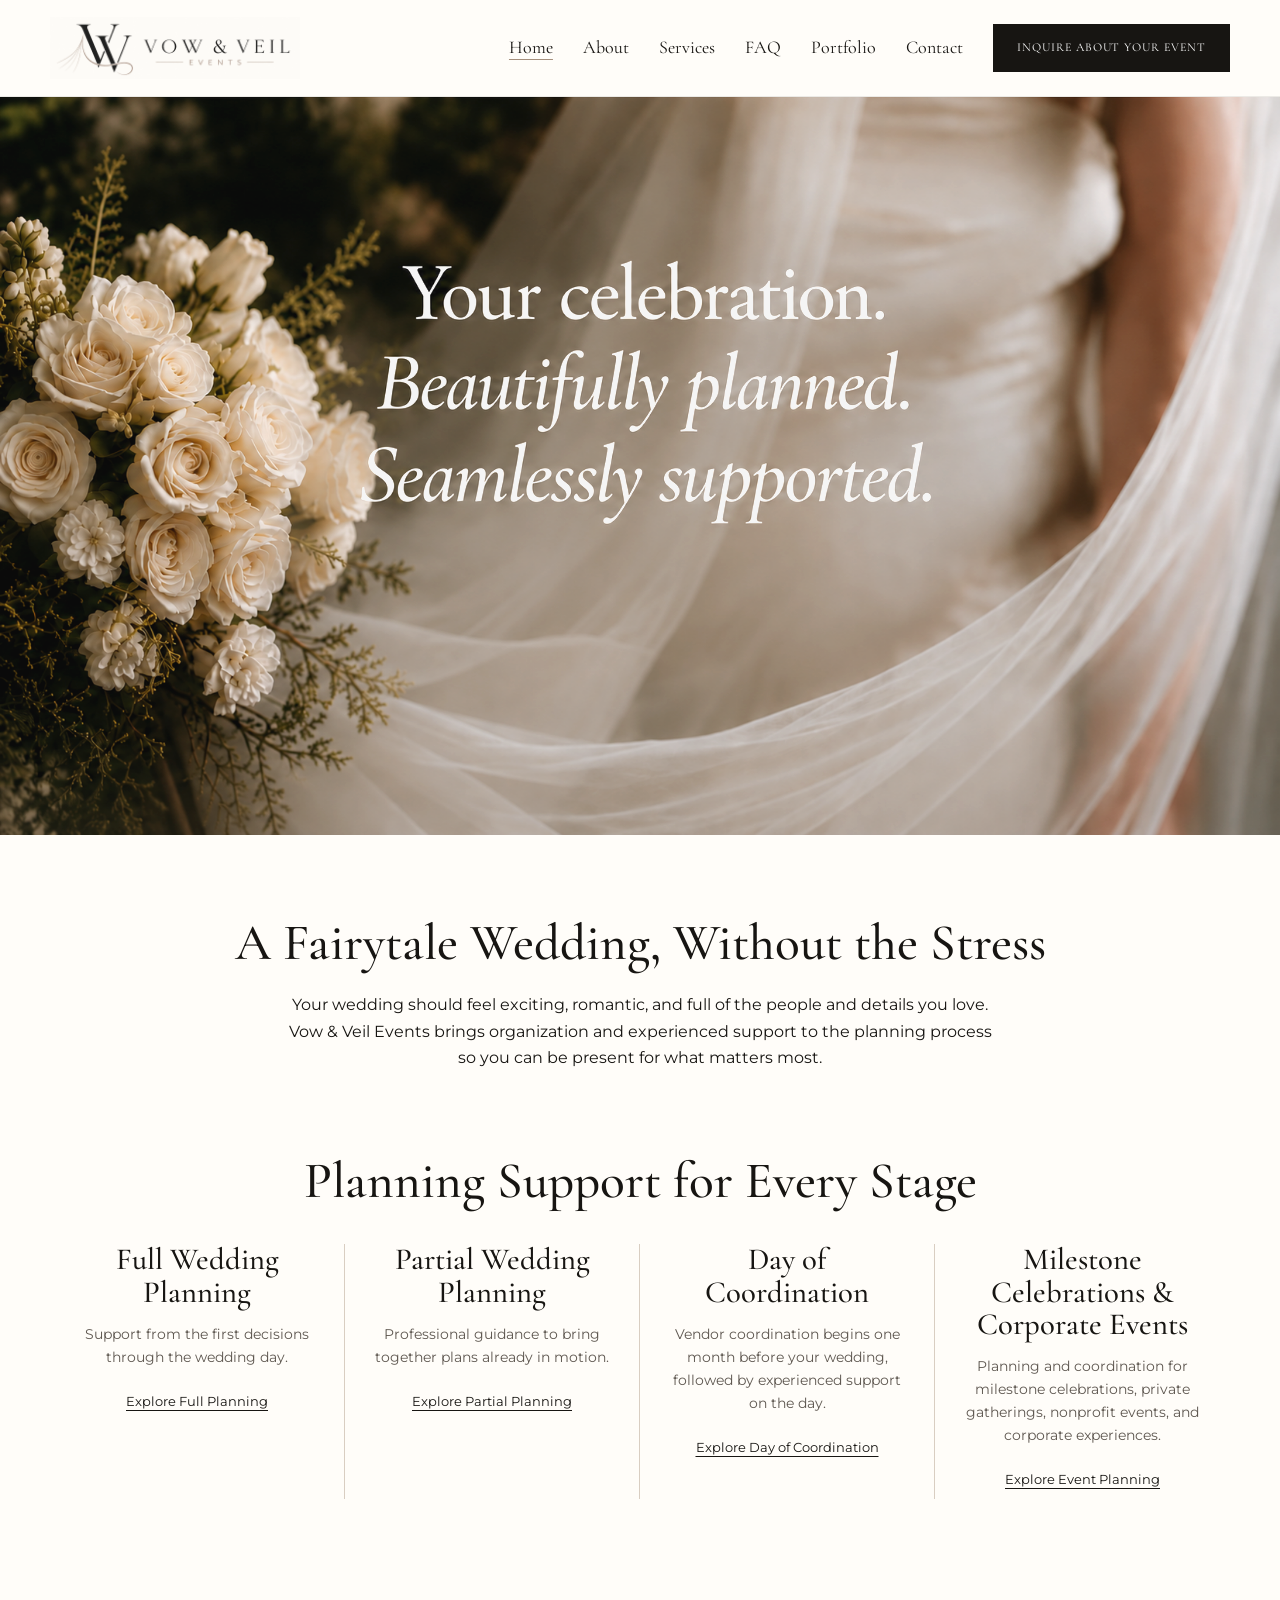
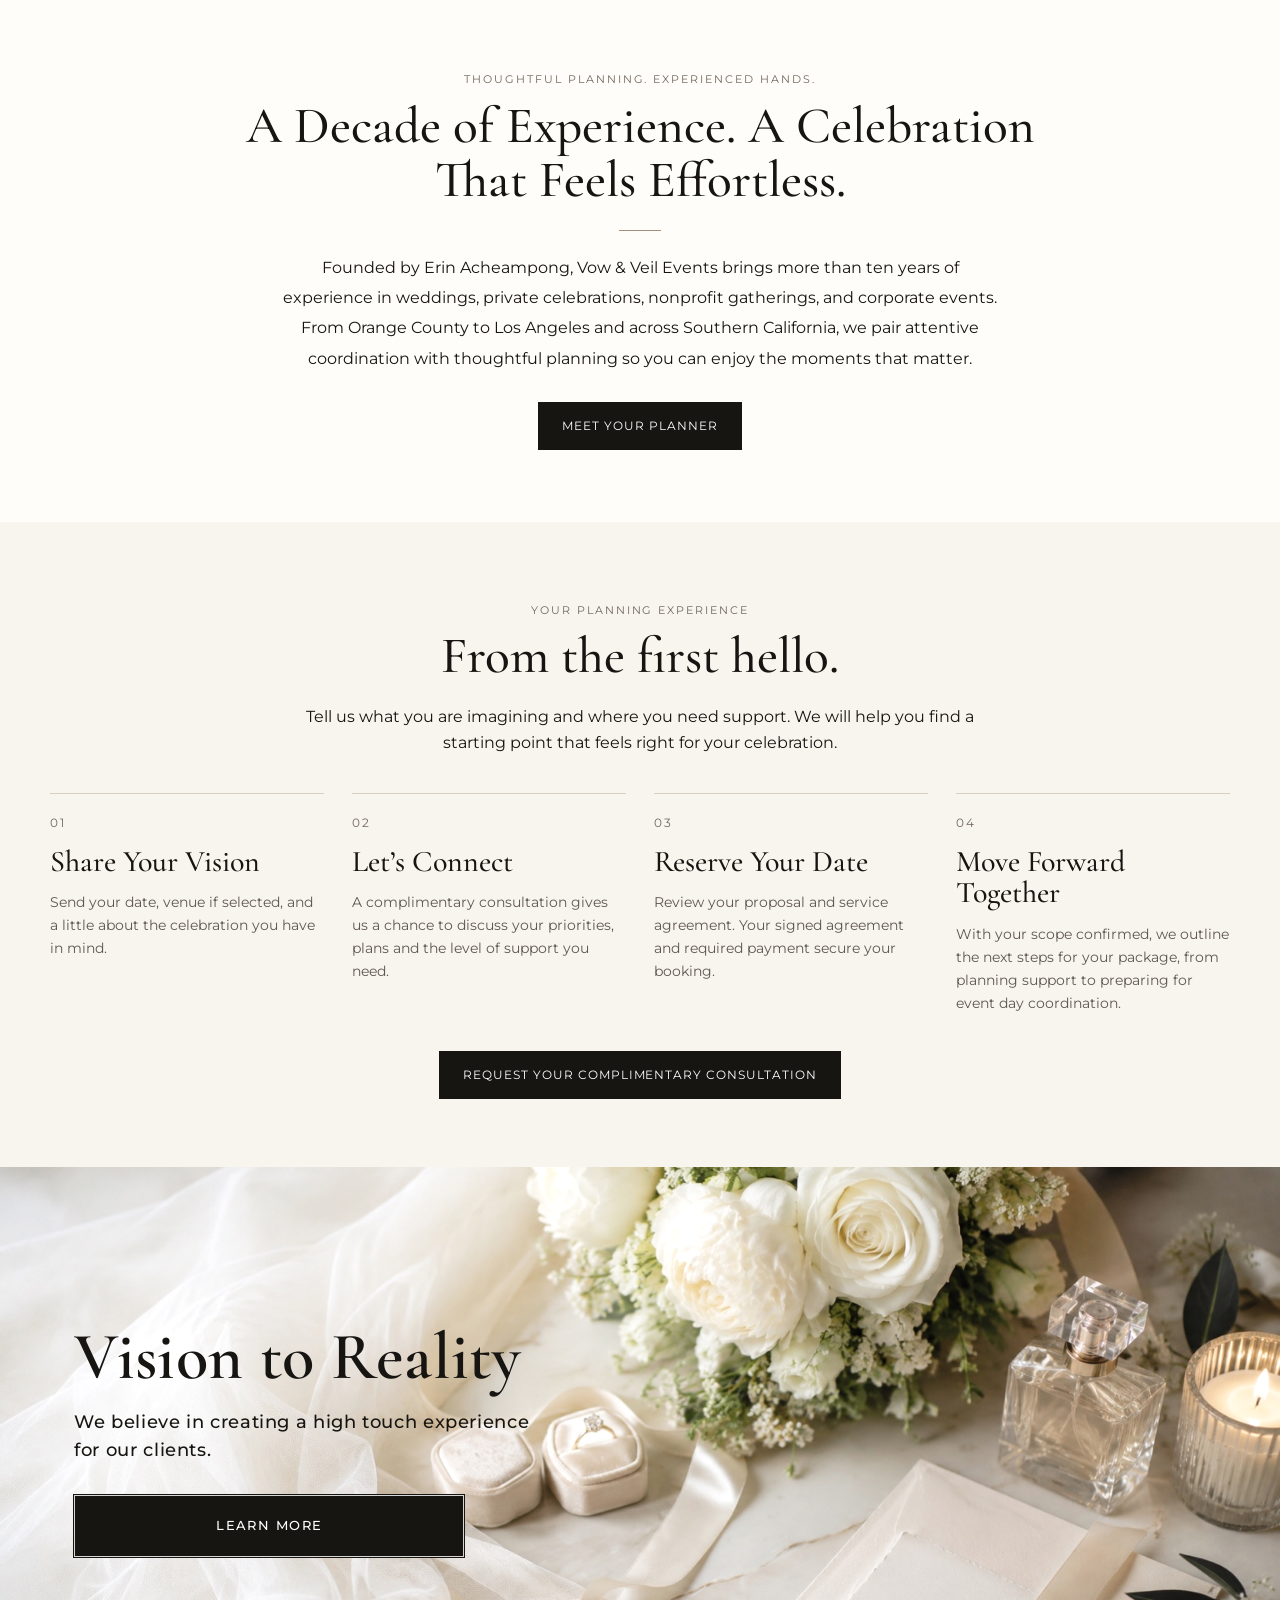
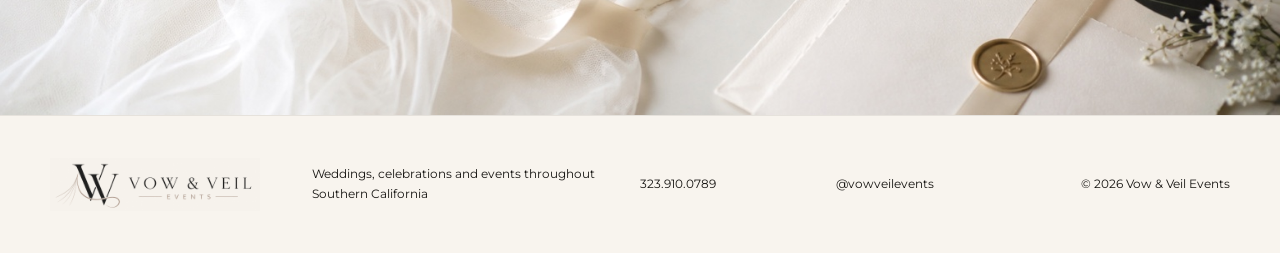
<file: index.html>
<!doctype html>
<html lang="en">
<head>
  <meta charset="utf-8"><meta name="viewport" content="width=device-width,initial-scale=1">
  <title>Orange County &amp; Los Angeles Wedding Planner | Vow &amp; Veil</title>
  <meta name="description" content="Experienced wedding planning and day of coordination in Orange County, Los Angeles and Southern California. Explore Vow &amp; Veil Events.">
  <meta name="robots" content="index,follow">
  <link rel="canonical" href="https://vowandveilevents.com/">
  <link rel="preconnect" href="https://fonts.googleapis.com"><link rel="preconnect" href="https://fonts.gstatic.com" crossorigin>
  <link href="https://fonts.googleapis.com/css2?family=Cormorant+Garamond:ital,wght@0,400;0,500;0,600;1,500&family=Montserrat:wght@400;500;600&display=swap" rel="stylesheet">
  <link rel="stylesheet" href="styles.css">

<!-- VOWVEIL SOCIAL META START -->
<link rel="icon" type="image/png" href="favicon.png">
<link rel="shortcut icon" href="favicon.ico">
<link rel="apple-touch-icon" href="apple-touch-icon.png">
<meta property="og:type" content="website">
<meta property="og:locale" content="en_US">
<meta property="og:site_name" content="Vow &amp; Veil Events">
<meta property="og:title" content="Southern California Wedding &amp; Event Planner | Vow &amp; Veil">
<meta property="og:description" content="Wedding planning, day of coordination, milestone celebrations and corporate event planning throughout Southern California.">
<meta property="og:url" content="https://vowandveilevents.com/">
<meta property="og:image" content="https://vowandveilevents.com/social-preview.png">
<meta property="og:image:width" content="1200">
<meta property="og:image:height" content="630">
<meta property="og:image:alt" content="Vow &amp; Veil Events">
<meta name="twitter:card" content="summary_large_image">
<meta name="twitter:title" content="Southern California Wedding &amp; Event Planner | Vow &amp; Veil">
<meta name="twitter:description" content="Wedding planning, day of coordination, milestone celebrations and corporate event planning throughout Southern California.">
<meta name="twitter:image" content="https://vowandveilevents.com/social-preview.png">
<!-- VOWVEIL SOCIAL META END -->

<style>
  .home-page-heading{position:absolute;width:1px;height:1px;padding:0;margin:-1px;overflow:hidden;clip:rect(0,0,0,0);white-space:nowrap;border:0}
  .home-poster img{
    filter:brightness(1.23) contrast(.92) saturate(.96);
  }


  .home-vision-section{
    position:relative;
    display:grid;
    grid-template-columns:1fr;
    align-items:stretch;
    background:var(--paper);
    overflow:hidden;
  }

  .home-vision-media{
    grid-column:1;
    grid-row:1;
  }

  .home-vision-media img{
    width:100%;
    height:auto;
    display:block;
    filter:saturate(.93) contrast(.97) brightness(1.04);
  }

  .home-vision-copy{
    grid-column:1;
    grid-row:1;
    align-self:center;
    justify-self:start;
    width:min(44vw,640px);
    max-width:640px;
    margin-left:clamp(36px,5.8vw,88px);
    padding:42px 0;
    z-index:2;
    color:var(--ink);
    text-align:left;
  }

  .home-vision-copy h2{
    font-family:"Cormorant Garamond",serif;
    font-size:clamp(52px,5.2vw,80px);
    font-weight:600;
    letter-spacing:.005em;
    line-height:.96;
    margin:0 0 20px;
    max-width:620px;
  }

  .home-vision-copy p{
    font-family:"Montserrat",sans-serif;
    font-size:clamp(18px,1.35vw,21px);
    font-weight:500;
    letter-spacing:.035em;
    line-height:1.55;
    max-width:475px;
    margin:0 0 30px;
  }

  .home-vision-copy .button{
    width:32vw;
    max-width:390px;
    min-width:280px;
    min-height:62px;
    display:inline-flex;
    align-items:center;
    justify-content:center;
    padding:0 28px;
    text-align:center;
    background:var(--ink);
    color:#fff;
    font-size:clamp(13px,1vw,15px);
    font-weight:500;
    letter-spacing:.11em;
    border:1px solid rgba(255,255,255,.82);
    box-shadow:0 0 0 1px var(--ink);
  }

  @media (max-width:900px){
    .home-vision-copy{
      width:47vw;
      max-width:440px;
      margin-left:30px;
      padding:28px 0;
    }

    .home-vision-copy h2{
      font-size:clamp(42px,7vw,58px);
      margin-bottom:18px;
    }

    .home-vision-copy p{
      font-size:17px;
      max-width:360px;
      margin-bottom:26px;
    }

    .home-vision-copy .button{
      width:30vw;
      max-width:330px;
      min-width:245px;
      min-height:56px;
      font-size:13px;
    }
  }

  @media (max-width:640px){
    .home-poster{
      height:450px;
    }

    .home-poster img{
      width:100%;
      height:100%;
      object-fit:cover;
      object-position:center center;
    }

    .home-vision-section{
      display:block;
      position:relative;
      height:420px;
      min-height:0;
      background:#f8f4ee;
    }

    .home-vision-media{
      position:absolute;
      inset:0;
    }

    .home-vision-media img{
      width:100%;
      height:100%;
      object-fit:cover;
      object-position:64% 50%;
    }

    .home-vision-copy{
      position:relative;
      z-index:2;
      width:auto;
      max-width:64%;
      margin:0;
      padding:46px 0 22px 7%;
      background:transparent;
      text-align:left;
      color:var(--ink);
    }

    .home-vision-copy h2{
      font-size:clamp(42px,11vw,52px);
      font-weight:600;
      line-height:.96;
      margin:0 0 16px;
      max-width:245px;
    }

    .home-vision-copy p{
      font-size:clamp(14px,3.7vw,16px);
      font-weight:500;
      line-height:1.45;
      max-width:225px;
      margin:0 0 20px;
    }

    .home-vision-copy .button{
      width:205px;
      min-width:0;
      max-width:205px;
      min-height:48px;
      padding:0 18px;
      text-align:center;
      font-size:11px;
      letter-spacing:.1em;
    }
  }
</style>

<style>
.planning-experience{padding:68px 0;background:var(--ivory)}
.planning-experience .planning-intro{max-width:680px;margin:20px auto 0}
.planning-steps{display:grid;grid-template-columns:repeat(4,minmax(0,1fr));gap:28px;list-style:none;padding:0;margin:36px 0;text-align:left;counter-reset:planning}
.planning-steps li{border-top:1px solid var(--line);padding-top:20px;counter-increment:planning}
.planning-steps li:before{content:"0" counter(planning);display:block;font:12px/1.5 Montserrat,Arial,sans-serif;color:#71685e;letter-spacing:.15em;margin-bottom:14px}
.planning-steps h3{font-size:30px}.planning-steps p{font-size:14px;color:#5f5851;margin:14px 0 0}
@media(max-width:900px){.planning-steps{grid-template-columns:repeat(2,minmax(0,1fr))}}
@media(max-width:560px){.planning-experience{padding:48px 0}.planning-steps{grid-template-columns:1fr;gap:24px}}
</style>
<style>.home-credentials{padding:72px 0;background:var(--paper);text-align:center}.home-credentials-inner{max-width:820px}.home-credentials h2{max-width:800px;margin:12px auto 0}.home-credentials .rule{margin:22px auto}.home-credentials p:not(.eyebrow){max-width:730px;margin:0 auto 28px;line-height:1.9}@media(max-width:640px){.home-credentials{padding:48px 0}}</style></head>
<body>
<header class="site-header"><div class="header-inner site-shell">
  <a class="logo" href="index.html"><img src="Logo.png" alt="Vow & Veil Events"></a>
  <button class="menu-toggle" aria-expanded="false" aria-controls="site-nav">Menu</button>
  <nav id="site-nav" class="site-nav"><a href="index.html">Home</a><a href="about.html">About</a><a href="services.html">Services</a><a href="faq.html">FAQ</a><a href="portfolio.html">Portfolio</a><a href="contact.html#inquiry-form">Contact</a><a class="nav-cta" href="contact.html#inquiry-form">Inquire About Your Event</a></nav>
</div></header>
<main>
  <h1 class="home-page-heading">Southern California Wedding and Event Planning</h1>
  <section class="home-poster" aria-label="Your celebration. Beautifully planned. Seamlessly supported.">
    <img src="home-hero-no-button.png" alt="White bridal bouquet and flowing veil with the message Your celebration. Beautifully planned. Seamlessly supported.">
  </section>
  <section class="home-copy center"><div class="site-shell">
    <h2>A Fairytale Wedding, Without the Stress</h2>
    <p>Your wedding should feel exciting, romantic, and full of the people and details you love. Vow & Veil Events brings organization and experienced support to the planning process so you can be present for what matters most.</p>
  </div></section>
  <section class="home-services center"><div class="site-shell">
    <h2>Planning Support for Every Stage</h2>
    <div class="service-preview-grid">
      <div class="service-preview"><h3>Full Wedding Planning</h3><p>Support from the first decisions through the wedding day.</p><a href="full-wedding-planning.html" style="display:inline-block;font-size:13px;text-underline-offset:4px;padding:8px 0">Explore Full Planning</a></div>
      <div class="service-preview"><h3>Partial Wedding Planning</h3><p>Professional guidance to bring together plans already in motion.</p><a href="partial-wedding-planning.html" style="display:inline-block;font-size:13px;text-underline-offset:4px;padding:8px 0">Explore Partial Planning</a></div>
      <div class="service-preview"><h3>Day of Coordination</h3><p>Vendor coordination begins one month before your wedding, followed by experienced support on the day.</p><a href="day-of-coordination.html" style="display:inline-block;font-size:13px;text-underline-offset:4px;padding:8px 0">Explore Day of Coordination</a></div>
      <div class="service-preview"><h3>Milestone Celebrations &amp; Corporate Events</h3><p>Planning and coordination for milestone celebrations, private gatherings, nonprofit events, and corporate experiences.</p><a href="milestone-corporate-events.html" style="display:inline-block;font-size:13px;text-underline-offset:4px;padding:8px 0">Explore Event Planning</a></div>
    </div>
  </div></section>
<section class="home-credentials" aria-labelledby="home-credentials-title"><div class="site-shell home-credentials-inner"><p class="eyebrow">Thoughtful Planning. Experienced Hands.</p><h2 id="home-credentials-title">A Decade of Experience. A Celebration That Feels Effortless.</h2><div class="rule"></div><p>Founded by Erin Acheampong, Vow &amp; Veil Events brings more than ten years of experience in weddings, private celebrations, nonprofit gatherings, and corporate events. From Orange County to Los Angeles and across Southern California, we pair attentive coordination with thoughtful planning so you can enjoy the moments that matter.</p><a class="button" href="about.html">Meet Your Planner</a></div></section><section class="planning-experience center" aria-labelledby="planning-experience-title"><div class="site-shell"><p class="eyebrow">Your Planning Experience</p><h2 id="planning-experience-title">From the first hello.</h2><p class="planning-intro">Tell us what you are imagining and where you need support. We will help you find a starting point that feels right for your celebration.</p><ol class="planning-steps">
<li><h3>Share Your Vision</h3><p>Send your date, venue if selected, and a little about the celebration you have in mind.</p></li>
<li><h3>Let’s Connect</h3><p>A complimentary consultation gives us a chance to discuss your priorities, plans and the level of support you need.</p></li>
<li><h3>Reserve Your Date</h3><p>Review your proposal and service agreement. Your signed agreement and required payment secure your booking.</p></li>
<li><h3>Move Forward Together</h3><p>With your scope confirmed, we outline the next steps for your package, from planning support to preparing for event day coordination.</p></li>
</ol><a class="button" href="contact.html#inquiry-form">Request Your Complimentary Consultation</a></div></section>
  <section class="home-vision-section" aria-label="Vision to Reality">
    <div class="home-vision-media">
      <img src="home-vision-photo.png" alt="Elegant bridal details with flowing veil, white florals, rings, perfume, candle and stationery">
    </div>
    <div class="home-vision-copy">
      <h2>Vision to Reality</h2>
      <p>We believe in creating a high touch experience for our clients.</p>
      <a class="button dark" href="services.html">LEARN MORE</a>
    </div>
  </section>
</main>
<footer class="site-footer"><div class="footer-inner site-shell">
  <a class="footer-logo" href="index.html"><img src="Logo.png" alt="Vow & Veil Events"></a>
  <p>Weddings, celebrations and events throughout Southern California</p>
  <a href="tel:+13239100789">323.910.0789</a>
  <a href="https://www.instagram.com/vowveilevents/" target="_blank" rel="noopener">@vowveilevents</a>
  <p class="copyright">© 2026 Vow &amp; Veil Events</p>
</div></footer>
<script src="script.js"></script>
</body></html>
</file>
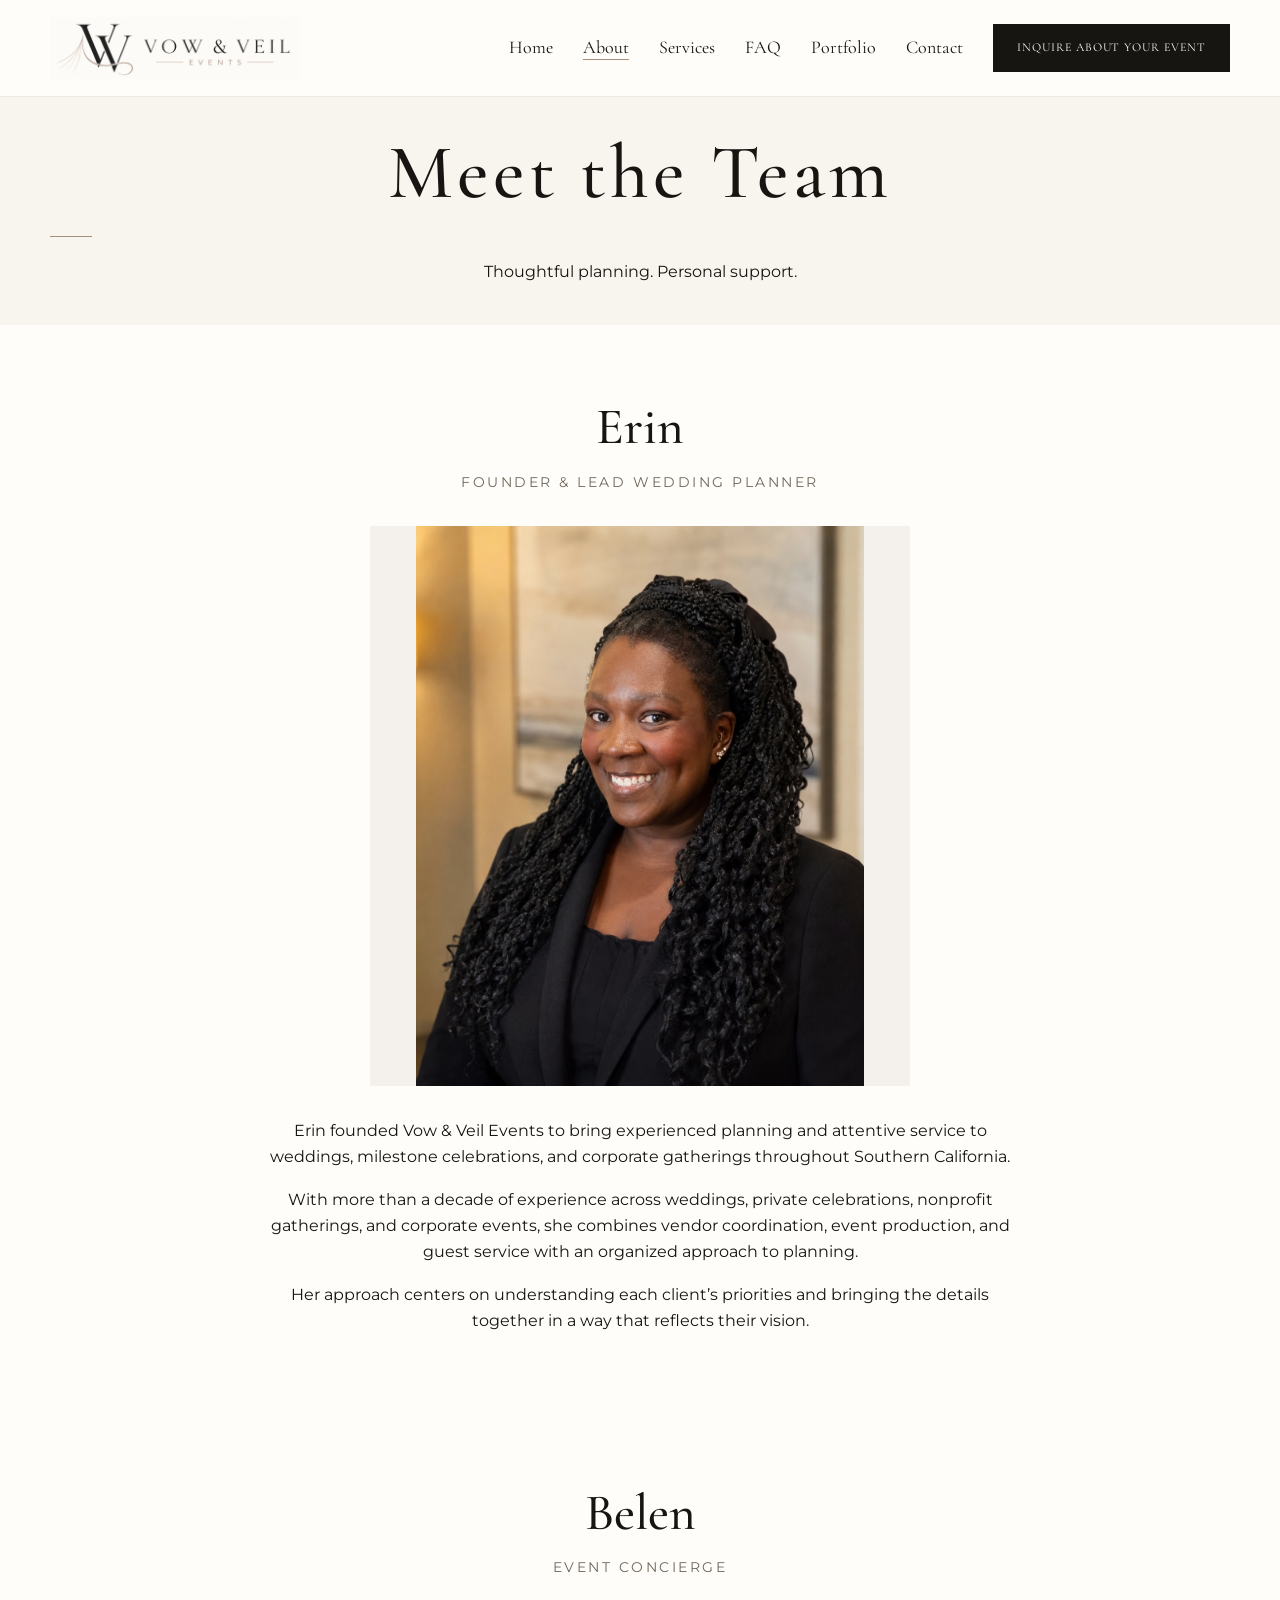
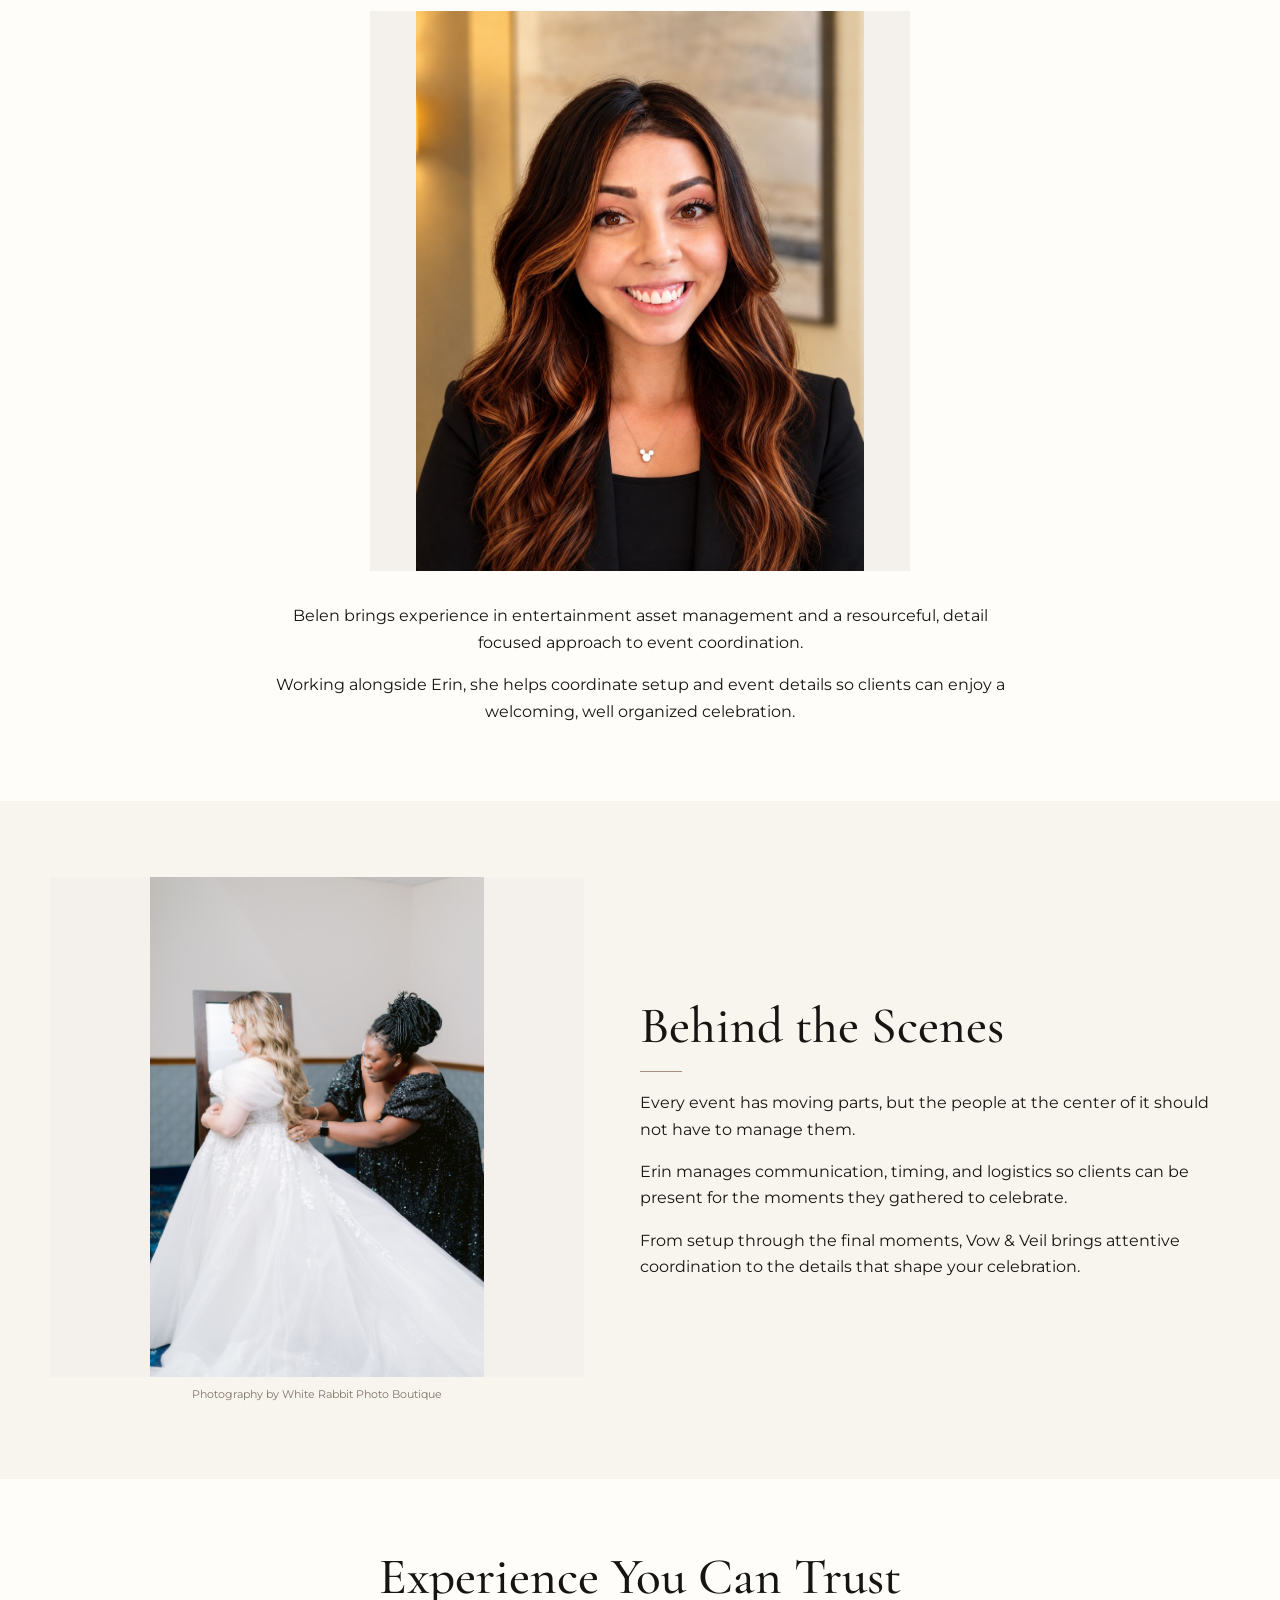
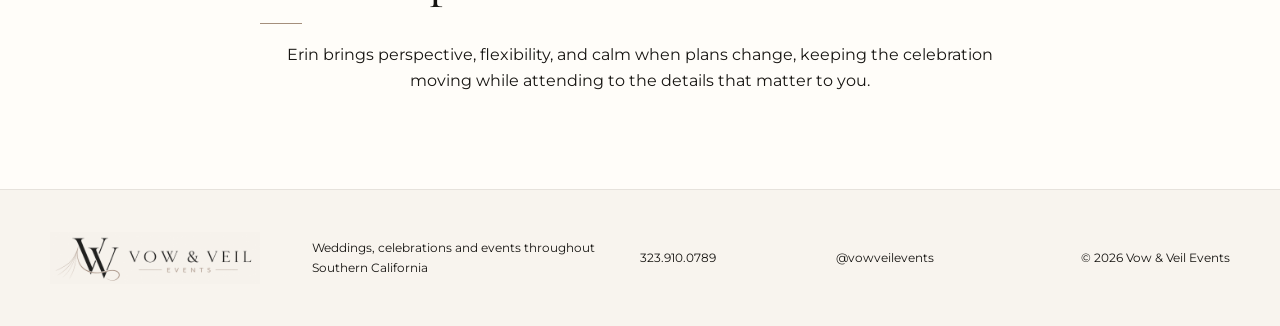
<file: about.html>
<!doctype html><html lang="en"><head>
<meta charset="utf-8"><meta name="viewport" content="width=device-width,initial-scale=1"><title>About Our Team | Southern California Event Planners | Vow &amp; Veil</title>
<meta name="description" content="Meet Erin and Belen of Vow &amp; Veil Events, offering experienced wedding planning and attentive event coordination throughout Southern California.">
<meta name="robots" content="index,follow"><link rel="canonical" href="https://vowandveilevents.com/about.html">
<link rel="preconnect" href="https://fonts.googleapis.com"><link rel="preconnect" href="https://fonts.gstatic.com" crossorigin><link href="https://fonts.googleapis.com/css2?family=Cormorant+Garamond:ital,wght@0,400;0,500;0,600;1,500&family=Montserrat:wght@400;500;600&display=swap" rel="stylesheet"><link rel="stylesheet" href="styles.css">
<!-- VOWVEIL SOCIAL META START -->
<link rel="icon" type="image/png" href="favicon.png">
<link rel="shortcut icon" href="favicon.ico">
<link rel="apple-touch-icon" href="apple-touch-icon.png">
<meta property="og:type" content="website">
<meta property="og:locale" content="en_US">
<meta property="og:site_name" content="Vow &amp; Veil Events">
<meta property="og:title" content="About Our Team | Southern California Event Planners | Vow &amp; Veil">
<meta property="og:description" content="Meet Erin and Belen of Vow &amp; Veil Events, offering experienced wedding planning and attentive event coordination throughout Southern California.">
<meta property="og:url" content="https://vowandveilevents.com/about.html">
<meta property="og:image" content="https://vowandveilevents.com/social-preview.png">
<meta property="og:image:width" content="1200">
<meta property="og:image:height" content="630">
<meta property="og:image:alt" content="Vow &amp; Veil Events">
<meta name="twitter:card" content="summary_large_image">
<meta name="twitter:title" content="About Our Team | Southern California Event Planners | Vow &amp; Veil">
<meta name="twitter:description" content="Meet Erin and Belen of Vow &amp; Veil Events, offering experienced wedding planning and attentive event coordination throughout Southern California.">
<meta name="twitter:image" content="https://vowandveilevents.com/social-preview.png">
<!-- VOWVEIL SOCIAL META END -->

<style>
  .about-page .page-hero{padding:36px 0 40px}
  .about-page .about-section{padding:76px 0}
  .about-page .about-grid{grid-template-columns:1fr 1fr;gap:56px;align-items:center}
  .about-intro-copy{grid-column:2;grid-row:1;max-width:540px}
  .about-intro-photo{grid-column:1;grid-row:1;margin:0}
  .about-intro-photo img{width:100%;height:520px;object-fit:contain;object-position:center top;background:#f4f0eb}
  .about-page .about-copy p{margin:16px 0 0}
  .about-page .about-copy .rule,.about-page .experience-block .rule{margin-top:18px;margin-bottom:18px}
  .about-behind-grid{grid-template-columns:.95fr 1.05fr !important}
  .about-behind-grid .about-photo{margin:0}
  .about-behind-grid .about-photo img{height:500px}
  .about-behind-grid .credit{text-align:center;width:100%;margin:8px 0 0}
  .about-page .erin-profile{max-width:760px;text-align:center}
  .about-page .erin-profile .team-role{margin:16px 0 0}
  .about-page .erin-profile-photo{max-width:540px;margin:32px auto}
  .about-page .erin-profile-photo img{width:100%;height:auto;max-height:560px;object-fit:contain;background:#f4f0eb}
  .about-page .team-role{font-size:14px;letter-spacing:.18em;text-transform:uppercase;color:#71685e}
  .about-page .about-copy p{font-size:16px}
  .about-page .erin-profile .belen-photo{max-width:540px;margin:32px auto}
  .about-page .belen-photo img{height:auto;aspect-ratio:auto;object-fit:contain}
  .about-page .experience-section{padding:72px 0 78px}
  .about-page .experience-block{max-width:760px}
  .about-page .experience-block p{margin-top:16px}
  @media(max-width:900px){.about-page .page-hero{padding:32px 0 36px}.about-page .about-section,.about-page .experience-section{padding:58px 0}.about-page .about-grid,.about-behind-grid{grid-template-columns:1fr !important;gap:34px}.about-intro-copy,.about-intro-photo{grid-column:auto;grid-row:auto}.about-intro-copy{order:2;max-width:none}.about-intro-photo{order:1}.about-intro-photo img,.about-behind-grid .about-photo img{width:100%;height:auto;max-height:560px;object-fit:contain;object-position:center top}}
  @media(max-width:560px){.about-page .page-hero{padding:28px 0 32px}.about-page .about-section,.about-page .experience-section{padding:48px 0}.about-page .about-grid,.about-behind-grid{gap:28px}}
</style>
</head><body class="about-page">
<header class="site-header"><div class="header-inner site-shell"><a class="logo" href="index.html"><img src="Logo.png" alt="Vow & Veil Events"></a><button class="menu-toggle" aria-expanded="false" aria-controls="site-nav">Menu</button><nav id="site-nav" class="site-nav"><a href="index.html">Home</a><a href="about.html">About</a><a href="services.html">Services</a><a href="faq.html">FAQ</a><a href="portfolio.html">Portfolio</a><a href="contact.html">Contact</a><a class="nav-cta" href="contact.html">Inquire About Your Event</a></nav></div></header>
<main>
<section class="page-hero"><div class="site-shell"><h1 class="page-title">Meet the Team</h1><div class="rule"></div><p>Thoughtful planning. Personal support.</p></div></section>
<section class="section about-section" aria-labelledby="erin-heading"><div class="site-shell erin-profile"><h2 id="erin-heading">Erin</h2><p class="team-role">Founder &amp; Lead Wedding Planner</p><figure class="about-photo erin-profile-photo"><img src="/erin-headshot.jpg?v=4" alt="Erin, founder and lead wedding planner at Vow &amp; Veil Events"></figure><div class="about-copy"><p>Erin founded Vow &amp; Veil Events to bring experienced planning and attentive service to weddings, milestone celebrations, and corporate gatherings throughout Southern California.</p><p>With more than a decade of experience across weddings, private celebrations, nonprofit gatherings, and corporate events, she combines vendor coordination, event production, and guest service with an organized approach to planning.</p><p>Her approach centers on understanding each client’s priorities and bringing the details together in a way that reflects their vision.</p></div></div></section>
<section class="section about-section" aria-labelledby="belen-heading"><div class="site-shell erin-profile"><h2 id="belen-heading">Belen</h2><p class="team-role">Event Concierge</p><figure class="about-photo erin-profile-photo belen-photo"><img src="belen-headshot-matching.jpg" alt="Belen, event concierge at Vow &amp; Veil Events" width="1122" height="1402" loading="lazy"></figure><div class="about-copy"><p>Belen brings experience in entertainment asset management and a resourceful, detail focused approach to event coordination.</p><p>Working alongside Erin, she helps coordinate setup and event details so clients can enjoy a welcoming, well organized celebration.</p></div></div></section>
<section class="section about-section" style="background:var(--ivory)"><div class="site-shell about-grid about-behind-grid"><figure class="about-photo contain"><img src="erin-behind-scenes.jpg" alt="Erin assisting a bride with her wedding gown"><figcaption class="credit">Photography by White Rabbit Photo Boutique</figcaption></figure><div class="about-copy"><h2>Behind the Scenes</h2><div class="rule"></div><p>Every event has moving parts, but the people at the center of it should not have to manage them.</p><p>Erin manages communication, timing, and logistics so clients can be present for the moments they gathered to celebrate.</p><p>From setup through the final moments, Vow &amp; Veil brings attentive coordination to the details that shape your celebration.</p></div></div></section>
<section class="section experience-section"><div class="site-shell experience-block"><h2>Experience You Can Trust</h2><div class="rule"></div><p>Erin brings perspective, flexibility, and calm when plans change, keeping the celebration moving while attending to the details that matter to you.</p></div></section>
</main>
<footer class="site-footer"><div class="footer-inner site-shell"><a class="footer-logo" href="index.html"><img src="Logo.png" alt="Vow & Veil Events"></a><p>Weddings, celebrations and events throughout Southern California</p><a href="tel:+13239100789">323.910.0789</a><a href="https://www.instagram.com/vowveilevents/" target="_blank" rel="noopener">@vowveilevents</a><p class="copyright">© 2026 Vow &amp; Veil Events</p></div></footer><script src="script.js"></script></body></html>
</file>
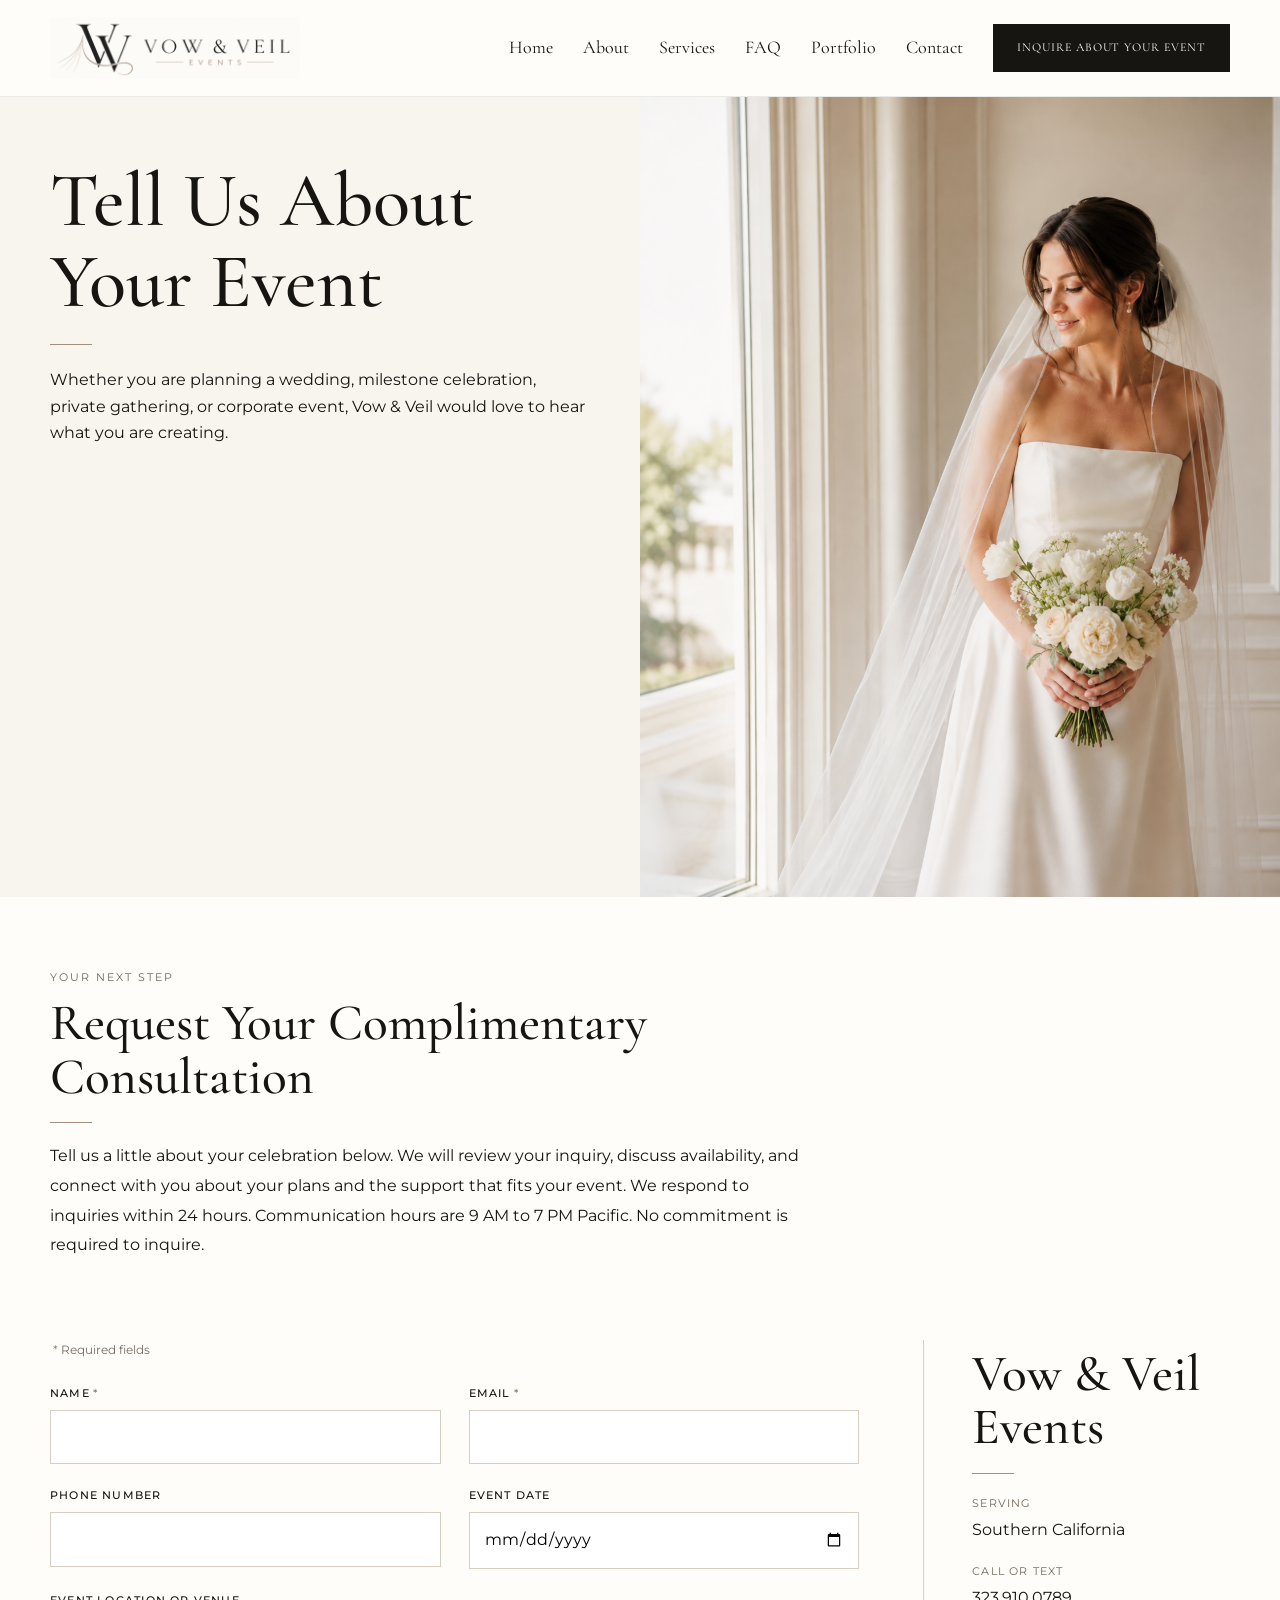
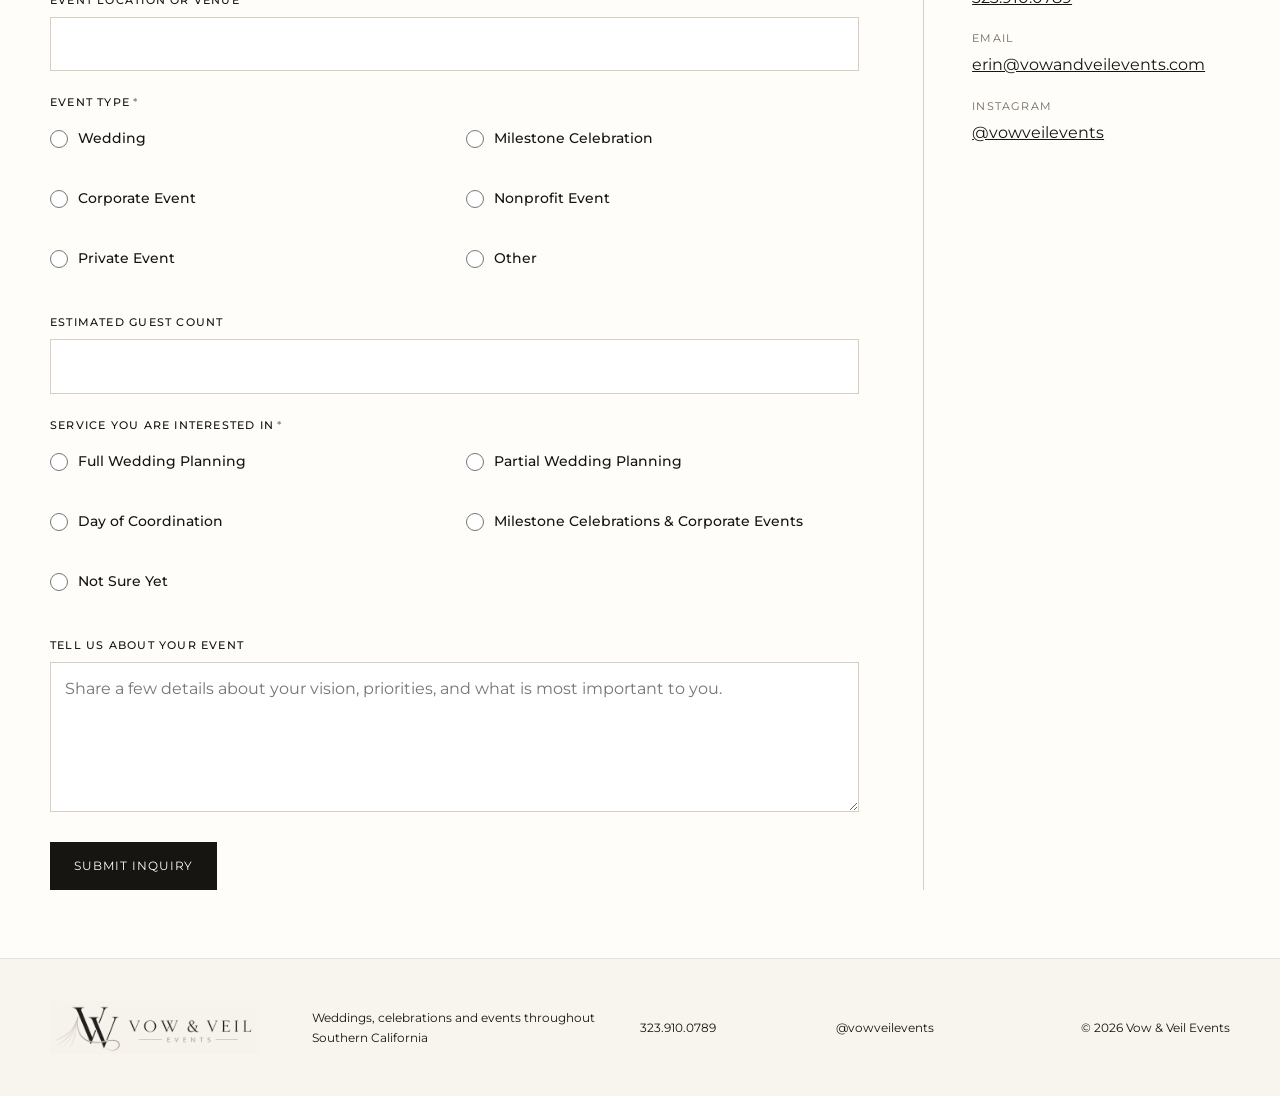
<file: contact.html>
<!doctype html><html lang="en"><head><meta charset="utf-8"><meta name="viewport" content="width=device-width,initial-scale=1"><title>Wedding Planning Consultation | Orange County &amp; LA | Vow &amp; Veil</title><meta name="description" content="Request a complimentary wedding planning consultation with Vow &amp; Veil Events, serving Orange County, Los Angeles and Southern California."><meta name="robots" content="index,follow"><link rel="canonical" href="https://vowandveilevents.com/contact.html"><link rel="preconnect" href="https://fonts.googleapis.com"><link rel="preconnect" href="https://fonts.gstatic.com" crossorigin><link href="https://fonts.googleapis.com/css2?family=Cormorant+Garamond:ital,wght@0,400;0,500;0,600;1,500&family=Montserrat:wght@400;500;600&display=swap" rel="stylesheet"><link rel="stylesheet" href="styles.css">
<!-- VOWVEIL SOCIAL META START -->
<link rel="icon" type="image/png" href="favicon.png"><link rel="shortcut icon" href="favicon.ico"><link rel="apple-touch-icon" href="apple-touch-icon.png"><meta property="og:type" content="website"><meta property="og:locale" content="en_US"><meta property="og:site_name" content="Vow &amp; Veil Events"><meta property="og:title" content="Contact Vow &amp; Veil Events | Southern California Event Planner"><meta property="og:description" content="Inquire about wedding planning, day of coordination, milestone celebrations and corporate events throughout Southern California."><meta property="og:url" content="https://vowandveilevents.com/contact.html"><meta property="og:image" content="https://vowandveilevents.com/social-preview.png"><meta property="og:image:width" content="1200"><meta property="og:image:height" content="630"><meta property="og:image:alt" content="Vow &amp; Veil Events"><meta name="twitter:card" content="summary_large_image"><meta name="twitter:title" content="Contact Vow &amp; Veil Events | Southern California Event Planner"><meta name="twitter:description" content="Inquire about wedding planning, day of coordination, milestone celebrations and corporate events throughout Southern California."><meta name="twitter:image" content="https://vowandveilevents.com/social-preview.png">
<!-- VOWVEIL SOCIAL META END -->
<style>.contact-hero .copy{padding-top:64px;padding-bottom:64px}.contact-hero img{min-height:340px;object-position:center 30%}.contact-layout{padding-top:64px;padding-bottom:68px;gap:64px}.field label{font-weight:500}.required-mark{color:var(--taupe-dark);margin-left:3px}.form-note{grid-column:1/-1;margin:0 0 2px;font-size:12px;color:#766d65}.contact-side{padding-left:48px;justify-content:flex-start;padding-top:8px}.contact-side h2{margin-bottom:0}.contact-side .rule{margin:18px 0 20px}.contact-side p{margin:0 0 18px}.contact-side .contact-label{font-size:11px;letter-spacing:.11em;text-transform:uppercase;color:#71685e;margin-bottom:5px}#form-status{grid-column:1/-1;margin:4px 0 0;padding:14px 16px;background:var(--ivory);border:1px solid var(--line);font-size:14px;line-height:1.55}#form-status:focus{outline:1px solid var(--taupe);outline-offset:2px}.button:disabled{opacity:.65;cursor:wait}@media(max-width:900px){.contact-hero .copy{padding:48px 24px}.contact-layout{padding-top:52px;padding-bottom:56px;gap:42px}.contact-side{padding-left:0;padding-top:32px}}@media(max-width:560px){.contact-hero .copy{padding:42px 24px}.contact-hero img{object-position:center 26%}.contact-layout{padding-top:44px;padding-bottom:48px}.options{gap:10px}}</style>
<style>.consultation-intro{padding:60px 0 0;max-width:760px}.consultation-intro .rule{margin:18px 0}.consultation-intro p:last-child{line-height:1.85}.contact-side a{overflow-wrap:anywhere}@media(max-width:640px){.consultation-intro{padding:44px 0 0}}</style></head><body>
<header class="site-header"><div class="header-inner site-shell"><a class="logo" href="index.html"><img src="Logo.png" alt="Vow & Veil Events"></a><button class="menu-toggle" aria-expanded="false" aria-controls="site-nav">Menu</button><nav id="site-nav" class="site-nav"><a href="index.html">Home</a><a href="about.html">About</a><a href="services.html">Services</a><a href="faq.html">FAQ</a><a href="portfolio.html">Portfolio</a><a href="contact.html#inquiry-form">Contact</a><a class="nav-cta" href="contact.html#inquiry-form">Inquire About Your Event</a></nav></div></header>
<main><section class="contact-hero"><div class="copy"><h1>Tell Us About Your Event</h1><div class="rule"></div><p>Whether you are planning a wedding, milestone celebration, private gathering, or corporate event, Vow & Veil would love to hear what you are creating.</p></div><img src="contact-bride-editorial.png" alt="Bride in soft natural light holding a white floral bouquet"></section><section><div class="site-shell"><div class="consultation-intro"><p class="eyebrow">Your Next Step</p><h2>Request Your Complimentary Consultation</h2><div class="rule"></div><p>Tell us a little about your celebration below. We will review your inquiry, discuss availability, and connect with you about your plans and the support that fits your event. We respond to inquiries within 24 hours. Communication hours are 9 AM to 7 PM Pacific. No commitment is required to inquire.</p></div></div><div class="site-shell contact-layout"><form id="inquiry-form" class="form-grid" action="https://formspree.io/f/xkjwbwgp" method="POST"><input type="hidden" name="_subject" value="New Vow & Veil Event Inquiry"><p class="form-note"><span class="required-mark">*</span> Required fields</p><div class="field"><label for="name">Name<span class="required-mark">*</span></label><input id="name" name="name" autocomplete="name" required></div><div class="field"><label for="email">Email<span class="required-mark">*</span></label><input id="email" name="email" type="email" autocomplete="email" required></div><div class="field"><label for="phone">Phone Number</label><input id="phone" name="phone" type="tel" autocomplete="tel"></div><div class="field"><label for="date">Event Date</label><input id="date" name="date" type="date"></div><div class="field full"><label for="location">Event Location or Venue</label><input id="location" name="location"></div><fieldset class="field full"><legend>Event Type<span class="required-mark">*</span></legend><div class="options"><label><input type="radio" name="event_type" value="Wedding" required> Wedding</label><label><input type="radio" name="event_type" value="Milestone Celebration"> Milestone Celebration</label><label><input type="radio" name="event_type" value="Corporate Event"> Corporate Event</label><label><input type="radio" name="event_type" value="Nonprofit Event"> Nonprofit Event</label><label><input type="radio" name="event_type" value="Private Event"> Private Event</label><label><input type="radio" name="event_type" value="Other"> Other</label></div></fieldset><div class="field full"><label for="guests">Estimated Guest Count</label><input id="guests" name="guests" type="number" min="1" inputmode="numeric"></div><fieldset class="field full"><legend>Service You Are Interested In<span class="required-mark">*</span></legend><div class="options"><label><input type="radio" name="service" value="Full Wedding Planning" required> Full Wedding Planning</label><label><input type="radio" name="service" value="Partial Wedding Planning"> Partial Wedding Planning</label><label><input type="radio" name="service" value="Day of Coordination"> Day of Coordination</label><label><input type="radio" name="service" value="Milestone Celebrations & Corporate Events"> Milestone Celebrations &amp; Corporate Events</label><label><input type="radio" name="service" value="Not Sure Yet"> Not Sure Yet</label></div></fieldset><div class="field full"><label for="message">Tell Us About Your Event</label><textarea id="message" name="message" placeholder="Share a few details about your vision, priorities, and what is most important to you."></textarea></div><div class="field full"><button class="button" type="submit">Submit Inquiry</button></div><p id="form-status" role="status" aria-live="polite" tabindex="-1" hidden></p></form><aside class="contact-side"><h2>Vow &amp; Veil Events</h2><div class="rule"></div><p class="contact-label">Serving</p><p>Southern California</p><p class="contact-label">Call or Text</p><p><a href="tel:+13239100789">323.910.0789</a></p><p class="contact-label">Email</p><p><a href="mailto:erin@vowandveilevents.com">erin@vowandveilevents.com</a></p><p class="contact-label">Instagram</p><p><a href="https://www.instagram.com/vowveilevents/" target="_blank" rel="noopener">@vowveilevents</a></p></aside></div></section></main>
<footer class="site-footer"><div class="footer-inner site-shell"><a class="footer-logo" href="index.html"><img src="Logo.png" alt="Vow & Veil Events"></a><p>Weddings, celebrations and events throughout Southern California</p><a href="tel:+13239100789">323.910.0789</a><a href="https://www.instagram.com/vowveilevents/" target="_blank" rel="noopener">@vowveilevents</a><p class="copyright">© 2026 Vow &amp; Veil Events</p></div></footer><script src="script.js"></script></body></html>
</file>
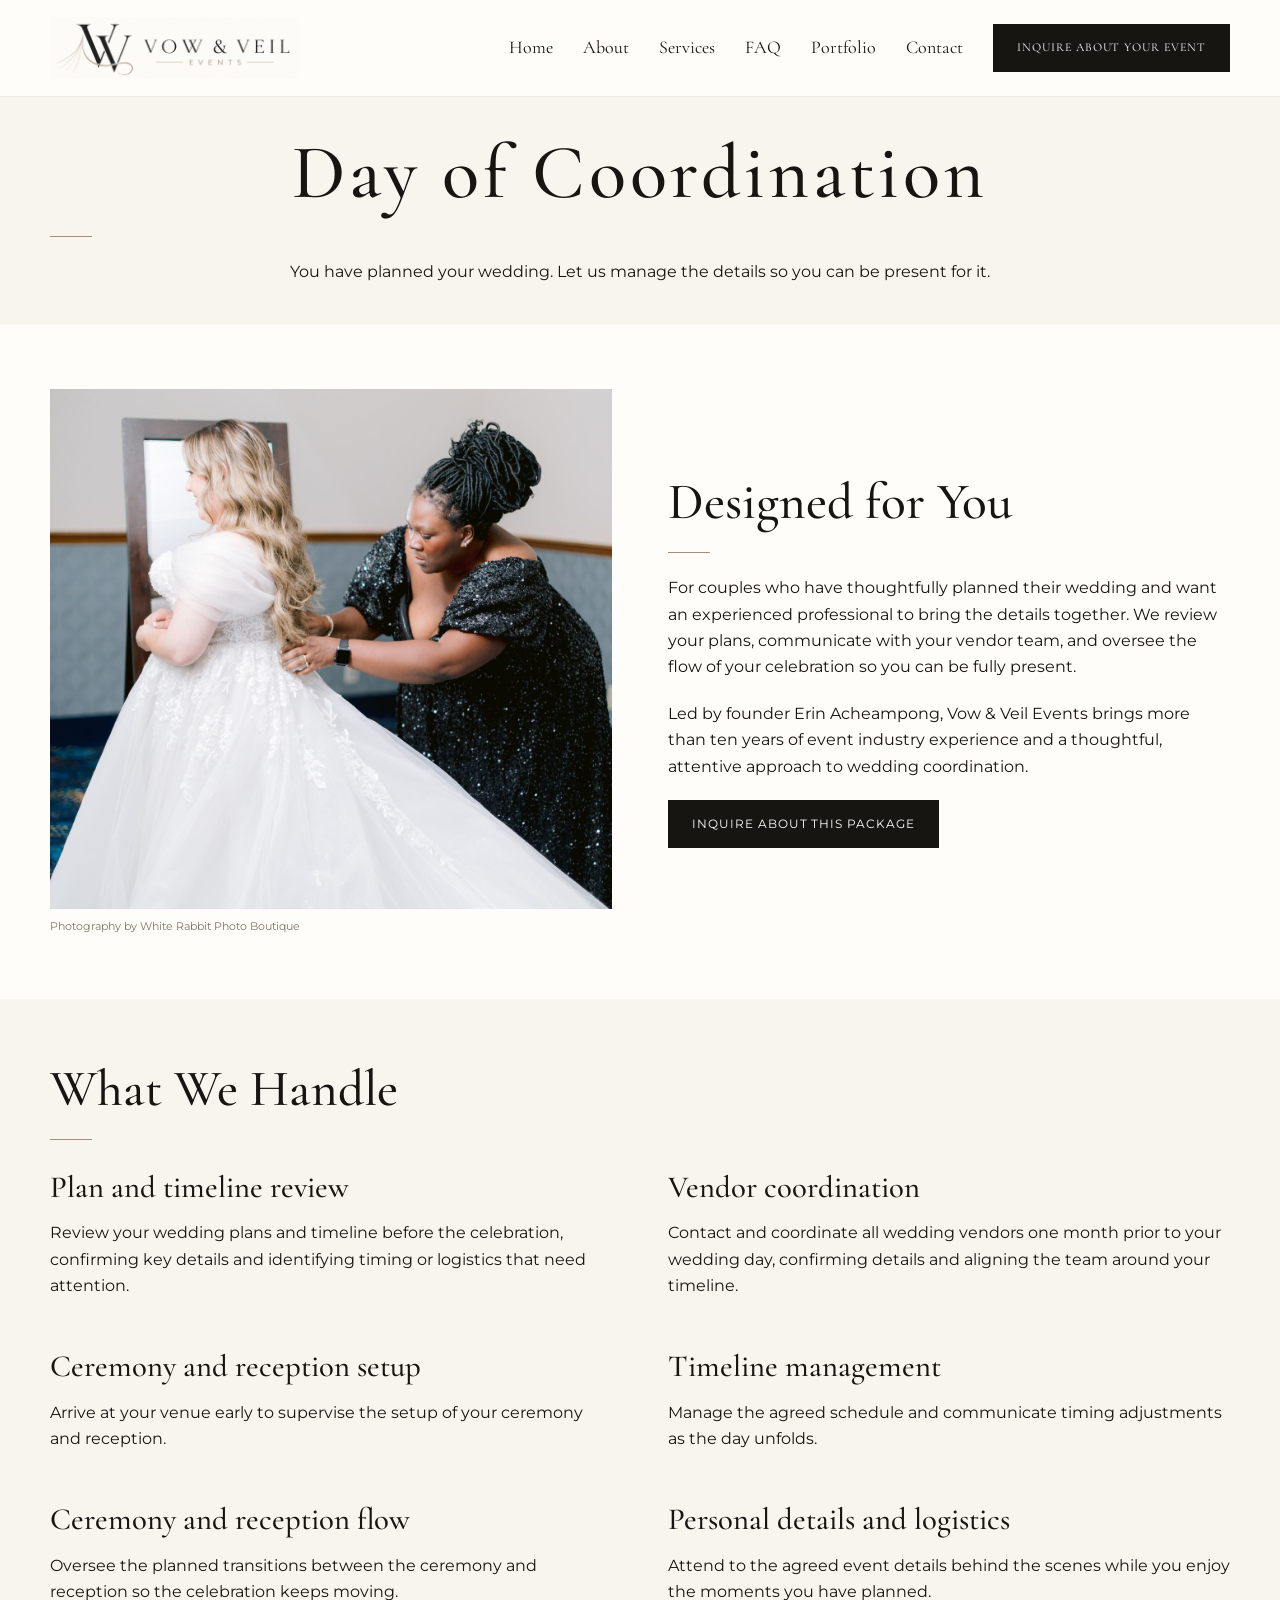
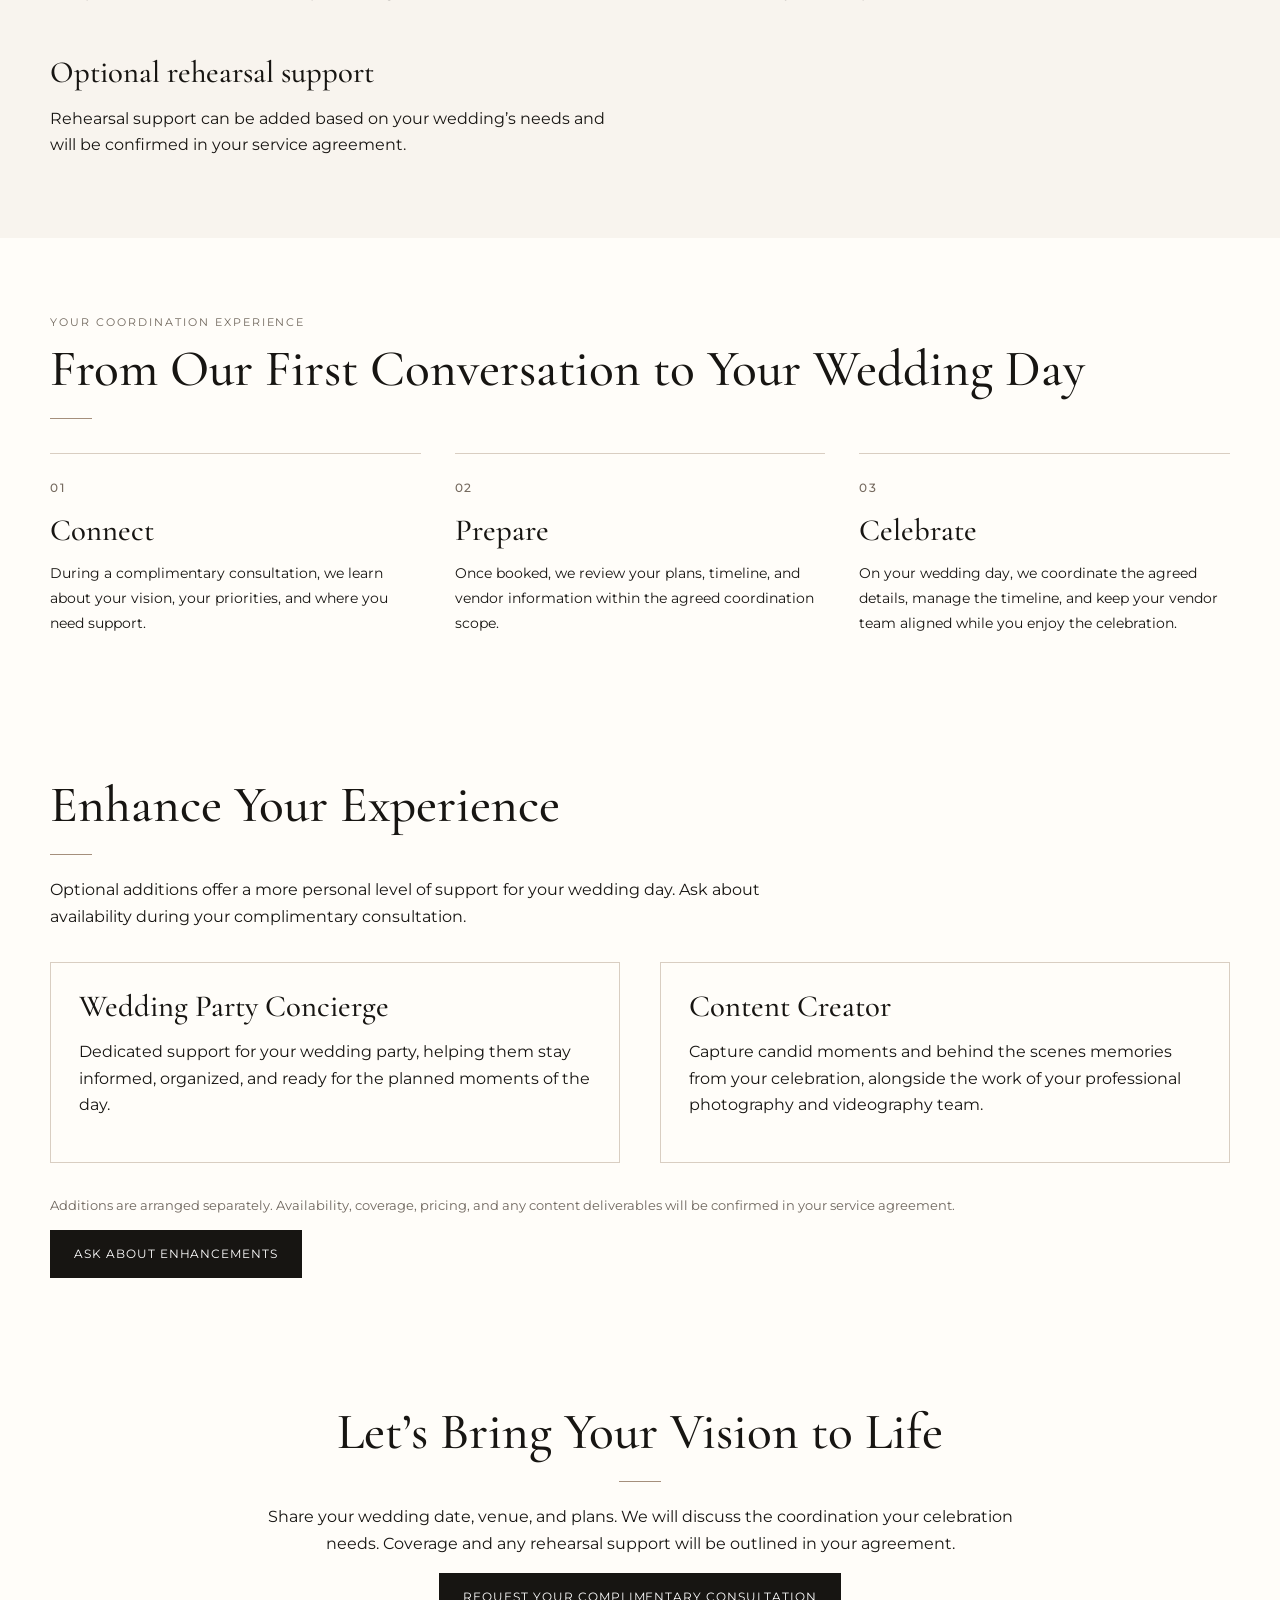
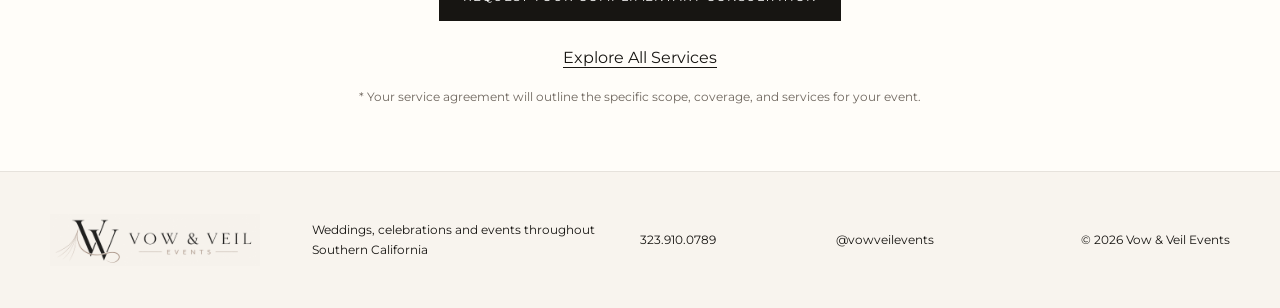
<file: day-of-coordination.html>
<!doctype html><html lang="en"><head><meta charset="utf-8"><meta name="viewport" content="width=device-width,initial-scale=1"><title>Wedding Day of Coordination | Orange County &amp; LA | Vow &amp; Veil</title><meta name="description" content="Wedding day of coordination in Orange County, Los Angeles and Southern California. Experienced timeline, vendor and celebration support by Vow &amp; Veil Events."><meta name="robots" content="index,follow"><link rel="canonical" href="https://vowandveilevents.com/day-of-coordination.html"><link rel="preconnect" href="https://fonts.googleapis.com"><link rel="preconnect" href="https://fonts.gstatic.com" crossorigin><link href="https://fonts.googleapis.com/css2?family=Cormorant+Garamond:ital,wght@0,400;0,500;0,600;1,500&family=Montserrat:wght@400;500;600&display=swap" rel="stylesheet"><link rel="stylesheet" href="styles.css">
<!-- VOWVEIL SOCIAL META START -->
<link rel="icon" type="image/png" href="favicon.png"><link rel="shortcut icon" href="favicon.ico"><link rel="apple-touch-icon" href="apple-touch-icon.png"><meta property="og:type" content="website"><meta property="og:locale" content="en_US"><meta property="og:site_name" content="Vow &amp; Veil Events"><meta property="og:title" content="Day of Coordination | Vow &amp; Veil Events"><meta property="og:description" content="You have planned your wedding. Let us manage the details so you can be present for it."><meta property="og:url" content="https://vowandveilevents.com/day-of-coordination.html"><meta property="og:image" content="https://vowandveilevents.com/social-preview.png"><meta property="og:image:width" content="1200"><meta property="og:image:height" content="630"><meta property="og:image:alt" content="Vow &amp; Veil Events"><meta name="twitter:card" content="summary_large_image"><meta name="twitter:title" content="Day of Coordination | Vow &amp; Veil Events"><meta name="twitter:description" content="You have planned your wedding. Let us manage the details so you can be present for it."><meta name="twitter:image" content="https://vowandveilevents.com/social-preview.png">
<!-- VOWVEIL SOCIAL META END -->
<style>.page-hero{padding:36px 0 40px}@media(max-width:900px){.page-hero{padding:32px 0 36px}}@media(max-width:560px){.page-hero{padding:28px 0 32px}}</style>
<style>.package-intro{display:grid;grid-template-columns:1fr 1fr;gap:56px;align-items:center;padding:64px 0}.package-photo{margin:0}.package-photo img{width:100%;max-height:520px;object-fit:cover}.package-copy p{margin:20px 0}.package-details{background:var(--ivory);padding:64px 0}.package-grid{display:grid;grid-template-columns:1fr 1fr;gap:36px 56px;margin-top:32px}.package-next{max-width:760px;text-align:center;padding:64px 0}.package-next .rule{margin:22px auto}.package-back{display:inline-block;margin-top:24px;text-underline-offset:4px}.package-next .package-disclaimer{margin:16px 0 0;font-size:12px;line-height:1.6;color:#6f675f}@media(max-width:900px){.package-intro{grid-template-columns:1fr;gap:32px}.package-grid{grid-template-columns:1fr;gap:28px}}@media(max-width:560px){.package-intro,.package-details,.package-next{padding-top:44px;padding-bottom:44px}.package-next .button{width:100%}}</style><style>.service-enhancements{padding:64px 0;background:var(--paper)}.enhancement-intro{max-width:720px}.enhancement-grid{display:grid;grid-template-columns:1fr 1fr;gap:40px;margin:32px 0}.enhancement-grid article{padding:28px;border:1px solid var(--line)}.enhancement-note{font-size:13px;color:#6f675f}@media(max-width:700px){.enhancement-grid{grid-template-columns:1fr;gap:20px}.service-enhancements{padding:44px 0}}</style><style>.coordination-process{padding:64px 0;background:var(--paper)}.coordination-process .coordination-steps{display:grid;grid-template-columns:repeat(3,minmax(0,1fr));gap:34px;margin-top:34px}.coordination-steps article{border-top:1px solid var(--line);padding-top:20px}.coordination-steps .step-number{font:500 12px Montserrat,sans-serif;letter-spacing:.14em;color:#766b60}.coordination-steps h3{margin:14px 0}.coordination-steps p{font-size:14px;line-height:1.8}@media(max-width:700px){.coordination-process{padding:44px 0}.coordination-process .coordination-steps{grid-template-columns:1fr;gap:24px}}</style></head><body><header class="site-header"><div class="header-inner site-shell"><a class="logo" href="index.html"><img src="Logo.png" alt="Vow & Veil Events"></a><button class="menu-toggle" aria-expanded="false" aria-controls="site-nav">Menu</button><nav id="site-nav" class="site-nav"><a href="index.html">Home</a><a href="about.html">About</a><a href="services.html">Services</a><a href="faq.html">FAQ</a><a href="portfolio.html">Portfolio</a><a href="contact.html#inquiry-form">Contact</a><a class="nav-cta" href="contact.html#inquiry-form">Inquire About Your Event</a></nav></div></header><main><section class="page-hero"><div class="site-shell"><h1 class="page-title">Day of Coordination</h1><div class="rule"></div><p>You have planned your wedding. Let us manage the details so you can be present for it.</p></div></section><section class="site-shell package-intro"><figure class="package-photo"><img src="erin-behind-scenes.jpg" alt="Erin assisting a bride with her wedding gown"><figcaption class="credit">Photography by White Rabbit Photo Boutique</figcaption></figure><div class="package-copy"><h2>Designed for You</h2><div class="rule"></div><p>For couples who have thoughtfully planned their wedding and want an experienced professional to bring the details together. We review your plans, communicate with your vendor team, and oversee the flow of your celebration so you can be fully present.</p><p>Led by founder Erin Acheampong, Vow &amp; Veil Events brings more than ten years of event industry experience and a thoughtful, attentive approach to wedding coordination.</p><a class="button" href="contact.html?service=Day%20of%20Coordination#inquiry-form">Inquire About This Package</a></div></section><section class="package-details"><div class="site-shell"><h2>What We Handle</h2><div class="rule"></div><div class="package-grid"><article><h3>Plan and timeline review</h3><p>Review your wedding plans and timeline before the celebration, confirming key details and identifying timing or logistics that need attention.</p></article><article><h3>Vendor coordination</h3><p>Contact and coordinate all wedding vendors one month prior to your wedding day, confirming details and aligning the team around your timeline.</p></article><article><h3>Ceremony and reception setup</h3><p>Arrive at your venue early to supervise the setup of your ceremony and reception.</p></article><article><h3>Timeline management</h3><p>Manage the agreed schedule and communicate timing adjustments as the day unfolds.</p></article><article><h3>Ceremony and reception flow</h3><p>Oversee the planned transitions between the ceremony and reception so the celebration keeps moving.</p></article><article><h3>Personal details and logistics</h3><p>Attend to the agreed event details behind the scenes while you enjoy the moments you have planned.</p></article><article><h3>Optional rehearsal support</h3><p>Rehearsal support can be added based on your wedding’s needs and will be confirmed in your service agreement.</p></article></div></div></section><section class="coordination-process" aria-labelledby="coordination-process-title"><div class="site-shell"><p class="eyebrow">Your Coordination Experience</p><h2 id="coordination-process-title">From Our First Conversation to Your Wedding Day</h2><div class="rule"></div><div class="coordination-steps"><article><span class="step-number">01</span><h3>Connect</h3><p>During a complimentary consultation, we learn about your vision, your priorities, and where you need support.</p></article><article><span class="step-number">02</span><h3>Prepare</h3><p>Once booked, we review your plans, timeline, and vendor information within the agreed coordination scope.</p></article><article><span class="step-number">03</span><h3>Celebrate</h3><p>On your wedding day, we coordinate the agreed details, manage the timeline, and keep your vendor team aligned while you enjoy the celebration.</p></article></div></div></section><section class="service-enhancements" aria-labelledby="enhancements-heading"><div class="site-shell"><h2 id="enhancements-heading">Enhance Your Experience</h2><div class="rule"></div><p class="enhancement-intro">Optional additions offer a more personal level of support for your wedding day. Ask about availability during your complimentary consultation.</p><div class="enhancement-grid"><article><h3>Wedding Party Concierge</h3><p>Dedicated support for your wedding party, helping them stay informed, organized, and ready for the planned moments of the day.</p></article><article><h3>Content Creator</h3><p>Capture candid moments and behind the scenes memories from your celebration, alongside the work of your professional photography and videography team.</p></article></div><p class="enhancement-note">Additions are arranged separately. Availability, coverage, pricing, and any content deliverables will be confirmed in your service agreement.</p><a class="button" href="contact.html?service=Day%20of%20Coordination#inquiry-form">Ask About Enhancements</a></div></section><section class="site-shell package-next"><h2>Let’s Bring Your Vision to Life</h2><div class="rule"></div><p>Share your wedding date, venue, and plans. We will discuss the coordination your celebration needs. Coverage and any rehearsal support will be outlined in your agreement.</p><a class="button" href="contact.html?service=Day%20of%20Coordination#inquiry-form">Request Your Complimentary Consultation</a><br><a class="package-back" href="services.html">Explore All Services</a><p class="package-disclaimer">* Your service agreement will outline the specific scope, coverage, and services for your event.</p></section></main><footer class="site-footer"><div class="footer-inner site-shell"><a class="footer-logo" href="index.html"><img src="Logo.png" alt="Vow & Veil Events"></a><p>Weddings, celebrations and events throughout Southern California</p><a href="tel:+13239100789">323.910.0789</a><a href="https://www.instagram.com/vowveilevents/" target="_blank" rel="noopener">@vowveilevents</a><p class="copyright">© 2026 Vow &amp; Veil Events</p></div></footer><script src="script.js"></script></body></html>
</file>
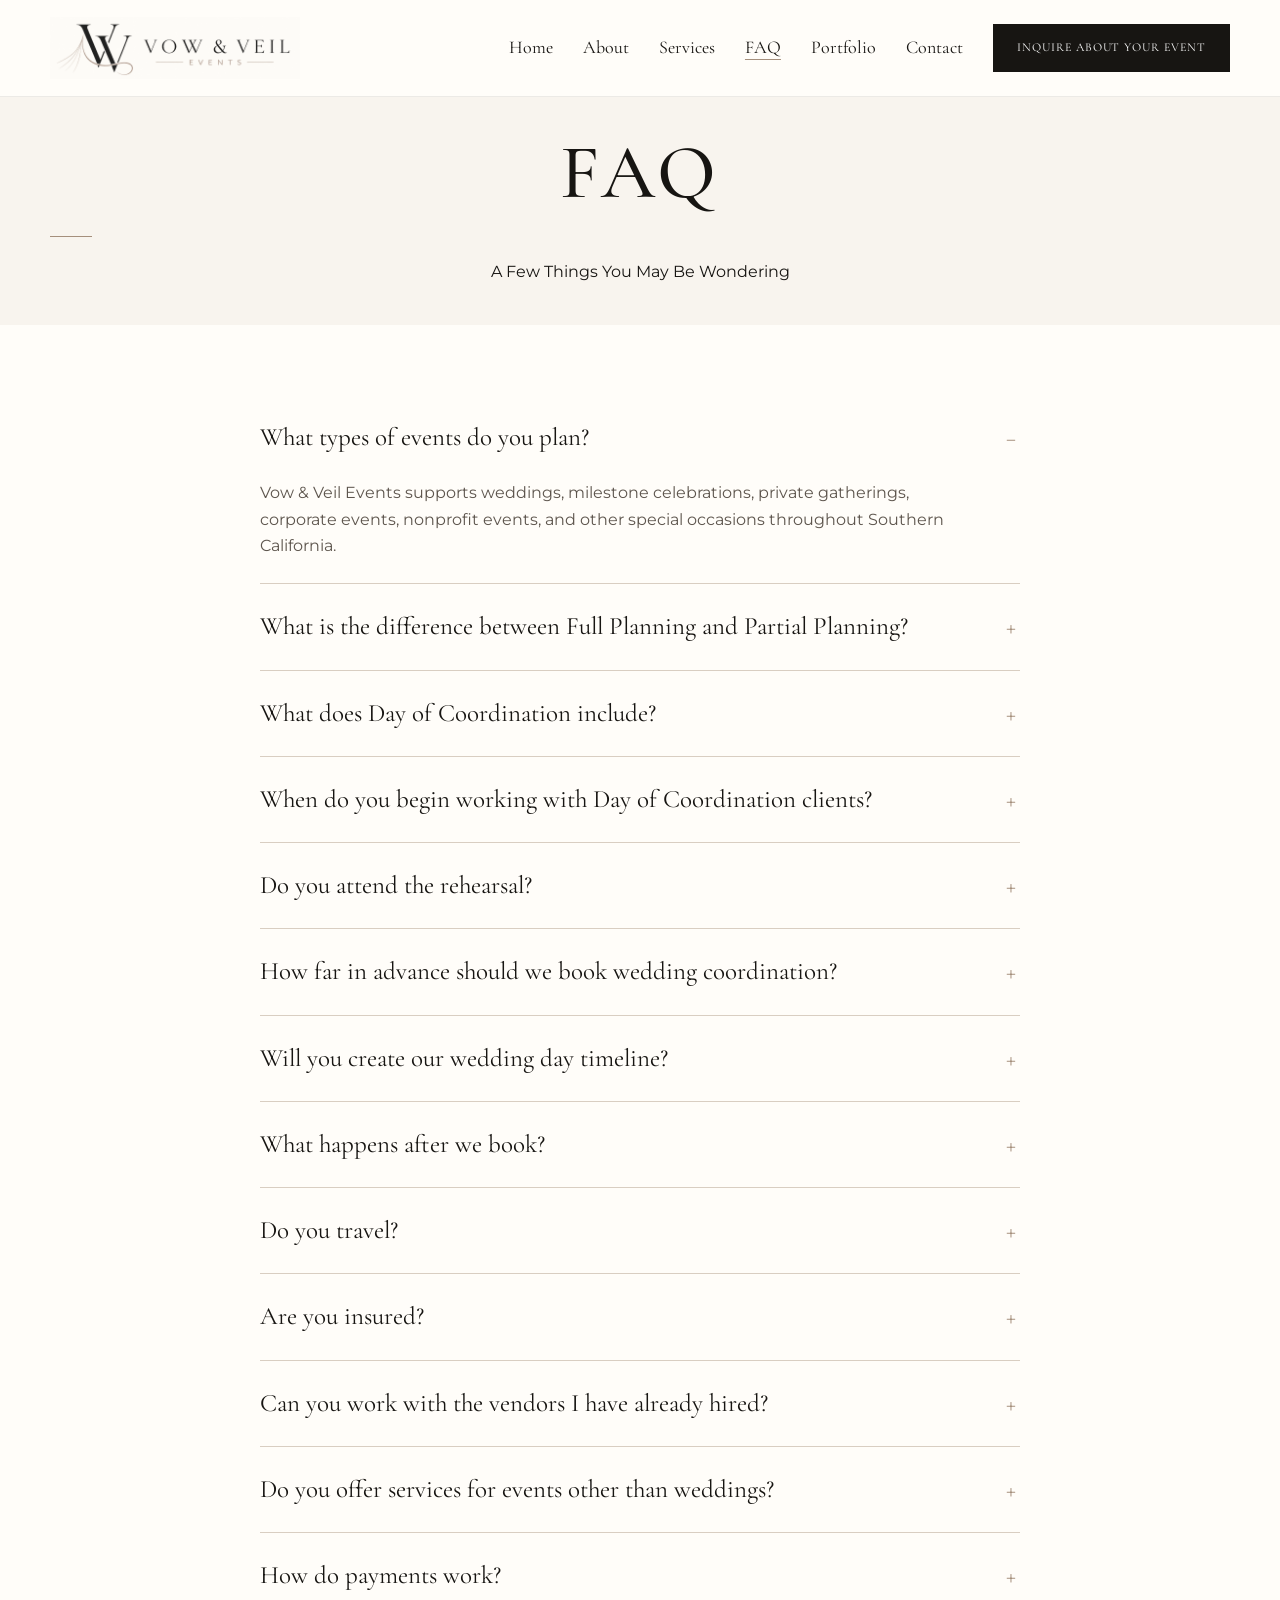
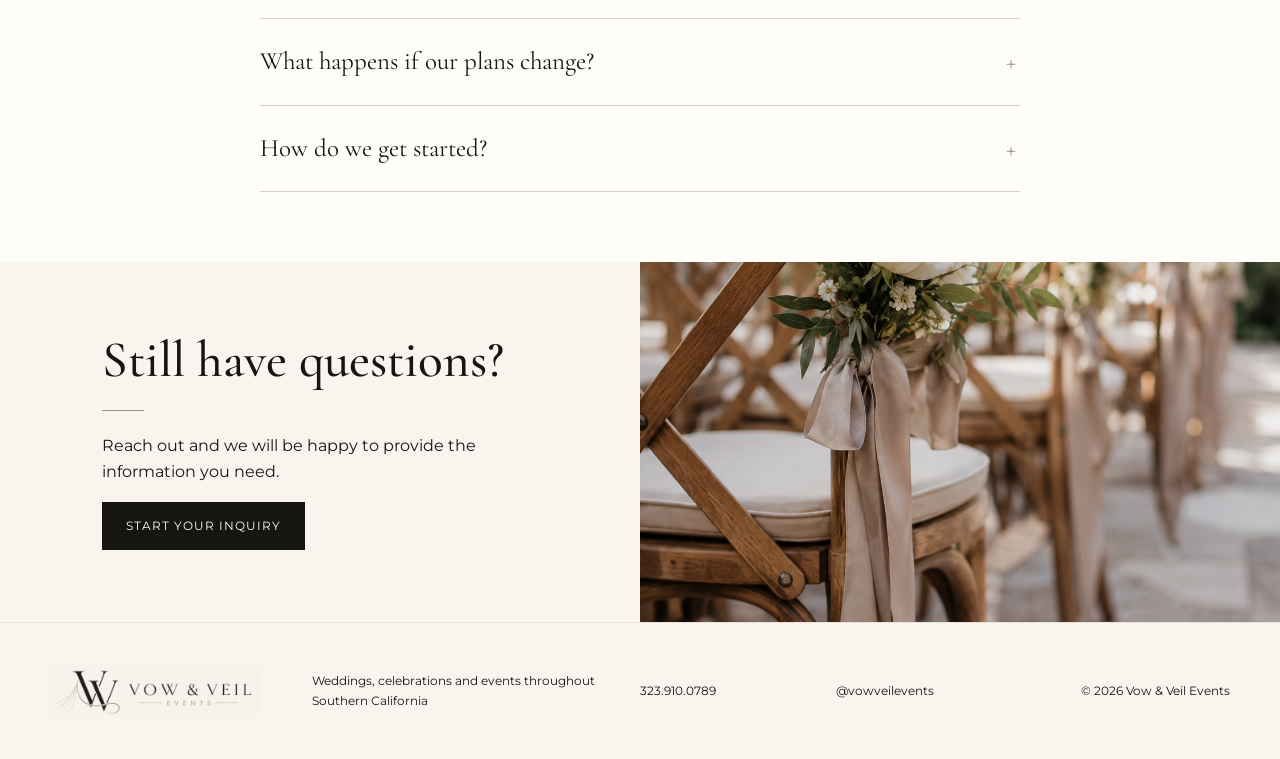
<file: faq.html>
<!doctype html><html lang="en"><head><meta charset="utf-8"><meta name="viewport" content="width=device-width,initial-scale=1"><title>Wedding &amp; Event Planning FAQ | Vow &amp; Veil Events</title><meta name="description" content="Answers to common questions about wedding planning, day of coordination, milestone celebrations and event services in Southern California."><meta name="robots" content="index,follow"><link rel="canonical" href="https://vowandveilevents.com/faq.html"><link rel="preconnect" href="https://fonts.googleapis.com"><link rel="preconnect" href="https://fonts.gstatic.com" crossorigin><link href="https://fonts.googleapis.com/css2?family=Cormorant+Garamond:ital,wght@0,400;0,500;0,600;1,500&family=Montserrat:wght@400;500;600&display=swap" rel="stylesheet"><link rel="stylesheet" href="styles.css">
<!-- VOWVEIL SOCIAL META START -->
<link rel="icon" type="image/png" href="favicon.png"><link rel="shortcut icon" href="favicon.ico"><link rel="apple-touch-icon" href="apple-touch-icon.png"><meta property="og:type" content="website"><meta property="og:locale" content="en_US"><meta property="og:site_name" content="Vow &amp; Veil Events"><meta property="og:title" content="Wedding &amp; Event Planning FAQ | Vow &amp; Veil Events"><meta property="og:description" content="Answers to common questions about wedding planning, day of coordination and event services in Southern California."><meta property="og:url" content="https://vowandveilevents.com/faq.html"><meta property="og:image" content="https://vowandveilevents.com/social-preview.png"><meta property="og:image:width" content="1200"><meta property="og:image:height" content="630"><meta property="og:image:alt" content="Vow &amp; Veil Events"><meta name="twitter:card" content="summary_large_image"><meta name="twitter:title" content="Wedding &amp; Event Planning FAQ | Vow &amp; Veil Events"><meta name="twitter:description" content="Answers to common questions about wedding planning, day of coordination and event services in Southern California."><meta name="twitter:image" content="https://vowandveilevents.com/social-preview.png">
<!-- VOWVEIL SOCIAL META END -->
<style>.page-hero{padding:36px 0 40px}.faq-bottom img{object-position:center 58%}@media(max-width:900px){.page-hero{padding:32px 0 36px}.faq-bottom img{object-position:center 52%}}@media(max-width:560px){.page-hero{padding:28px 0 32px}}</style>
</head><body>
<header class="site-header"><div class="header-inner site-shell"><a class="logo" href="index.html"><img src="Logo.png" alt="Vow & Veil Events"></a><button class="menu-toggle" aria-expanded="false" aria-controls="site-nav">Menu</button><nav id="site-nav" class="site-nav"><a href="index.html">Home</a><a href="about.html">About</a><a href="services.html">Services</a><a href="faq.html">FAQ</a><a href="portfolio.html">Portfolio</a><a href="contact.html#inquiry-form">Contact</a><a class="nav-cta" href="contact.html#inquiry-form">Inquire About Your Event</a></nav></div></header>
<main><section class="page-hero"><div class="site-shell"><h1 class="page-title">FAQ</h1><div class="rule"></div><p>A Few Things You May Be Wondering</p></div></section><section class="faq-list"><div class="faq-wrap"><details open><summary>What types of events do you plan?</summary><p>Vow & Veil Events supports weddings, milestone celebrations, private gatherings, corporate events, nonprofit events, and other special occasions throughout Southern California.</p></details><details><summary>What is the difference between Full Planning and Partial Planning?</summary><p>Full Planning is designed for clients who want support throughout the entire planning process. Partial Planning is for clients who have already started planning and need experienced help organizing what is in place, filling remaining gaps, and bringing everything together.</p></details><details><summary>What does Day of Coordination include?</summary><p>Day of Coordination is for couples who have already planned their wedding and want professional support managing the celebration. Services include advance plan review, vendor confirmations, timeline oversight, and coordination of the agreed ceremony and reception details. See our <a href="day-of-coordination.html">Day of Coordination package</a> for more.</p></details><details><summary>When do you begin working with Day of Coordination clients?</summary><p>We begin before the wedding day so there is time to review your plans, understand your vendor team, confirm important details, and prepare for a smooth transition into event day management.</p></details><details><summary>Do you attend the rehearsal?</summary><p>Rehearsal support is available by arrangement and is not automatically included with every coordination package. We will confirm coverage in your service agreement.</p></details><details><summary>How far in advance should we book wedding coordination?</summary><p>We recommend reaching out as soon as you have a date and venue, especially for popular wedding weekends. Availability varies, and your consultation is the best place to discuss the timing and scope of support.</p></details><details><summary>Will you create our wedding day timeline?</summary><p>For Day of Coordination, we review your existing plans and wedding timeline, identify details that need attention, and coordinate the agreed schedule with your vendor team. Any additional timeline development is discussed as part of your service scope.</p></details><details><summary>What happens after we book?</summary><p>Once your agreement and required payment are complete, we confirm the next steps for your selected package. For Day of Coordination, vendor coordination begins one month before your wedding. We review your plans, confirm vendor details, and prepare the agreed timeline and logistics before the day. Your agreement confirms your coverage and any rehearsal coordination.</p></details><details><summary>Do you travel?</summary><p>Yes. Vow & Veil Events serves Southern California and can travel for events outside the immediate service area. Additional travel fees may apply depending on location.</p></details><details><summary>Are you insured?</summary><p>Yes. Proof of insurance can be provided to venues when required.</p></details><details><summary>Can you work with the vendors I have already hired?</summary><p>Absolutely. We are happy to step into an existing vendor team and work collaboratively with the professionals you have already selected.</p></details><details><summary>Do you offer services for events other than weddings?</summary><p>Yes. Vow & Veil provides planning and coordination for milestone celebrations, private gatherings, corporate events, nonprofit events, and other special occasions.</p></details><details><summary>How do payments work?</summary><p>A retainer is required to reserve your date. The remaining payment schedule will be outlined in your agreement based on the service selected.</p></details><details><summary>What happens if our plans change?</summary><p>Changes, rescheduling, and cancellation terms are outlined in your service agreement so expectations are clear from the beginning.</p></details><details><summary>How do we get started?</summary><p>Complete our <a href="contact.html#inquiry-form">inquiry form</a> with a few details about your event. We will review your information and connect with you about availability, a complimentary consultation, and next steps.</p></details></div></section><section class="faq-bottom"><div class="copy"><h2>Still have questions?</h2><div class="rule"></div><p>Reach out and we will be happy to provide the information you need.</p><a class="button" href="contact.html#inquiry-form">Start Your Inquiry</a></div><img src="faq-ceremony.png" alt="Romantic garden ceremony chairs with white florals and soft ribbon accents"></section></main>
<footer class="site-footer"><div class="footer-inner site-shell"><a class="footer-logo" href="index.html"><img src="Logo.png" alt="Vow & Veil Events"></a><p>Weddings, celebrations and events throughout Southern California</p><a href="tel:+13239100789">323.910.0789</a><a href="https://www.instagram.com/vowveilevents/" target="_blank" rel="noopener">@vowveilevents</a><p class="copyright">© 2026 Vow &amp; Veil Events</p></div></footer><script src="script.js"></script></body></html>
</file>
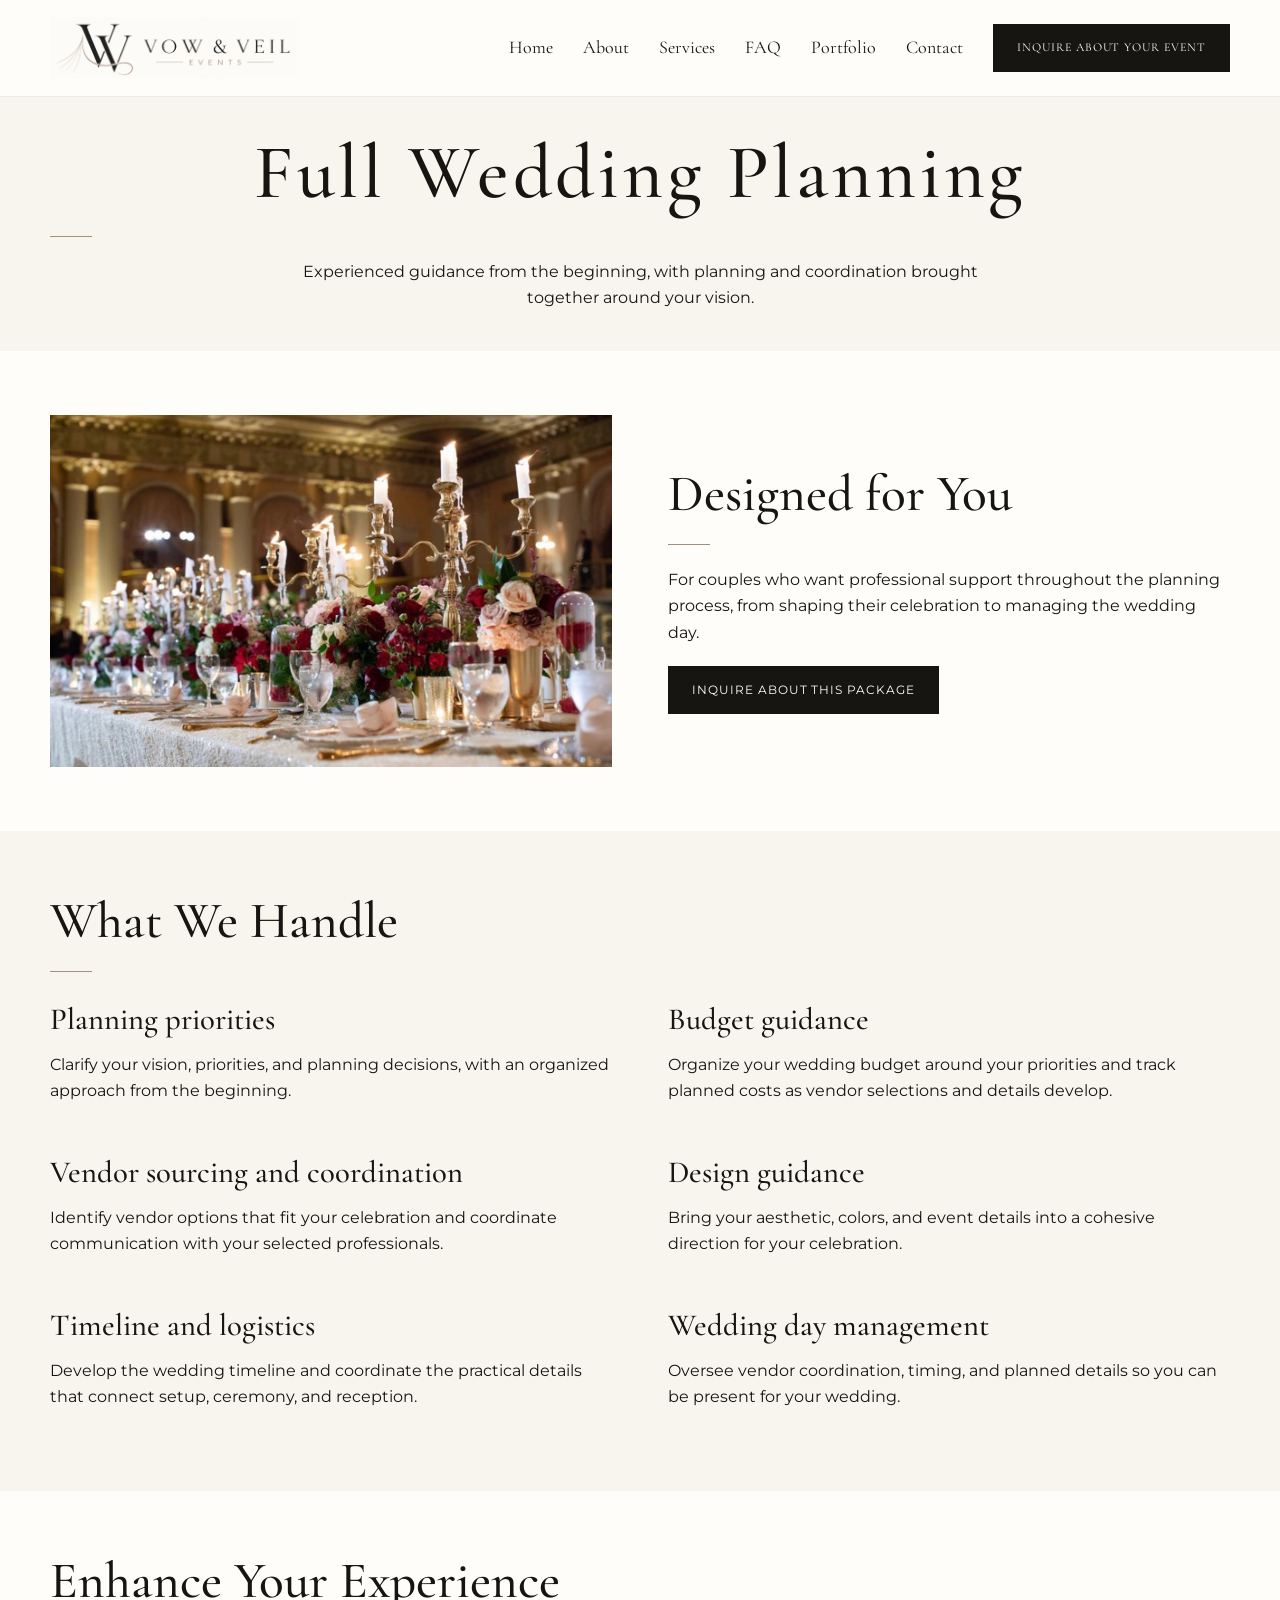
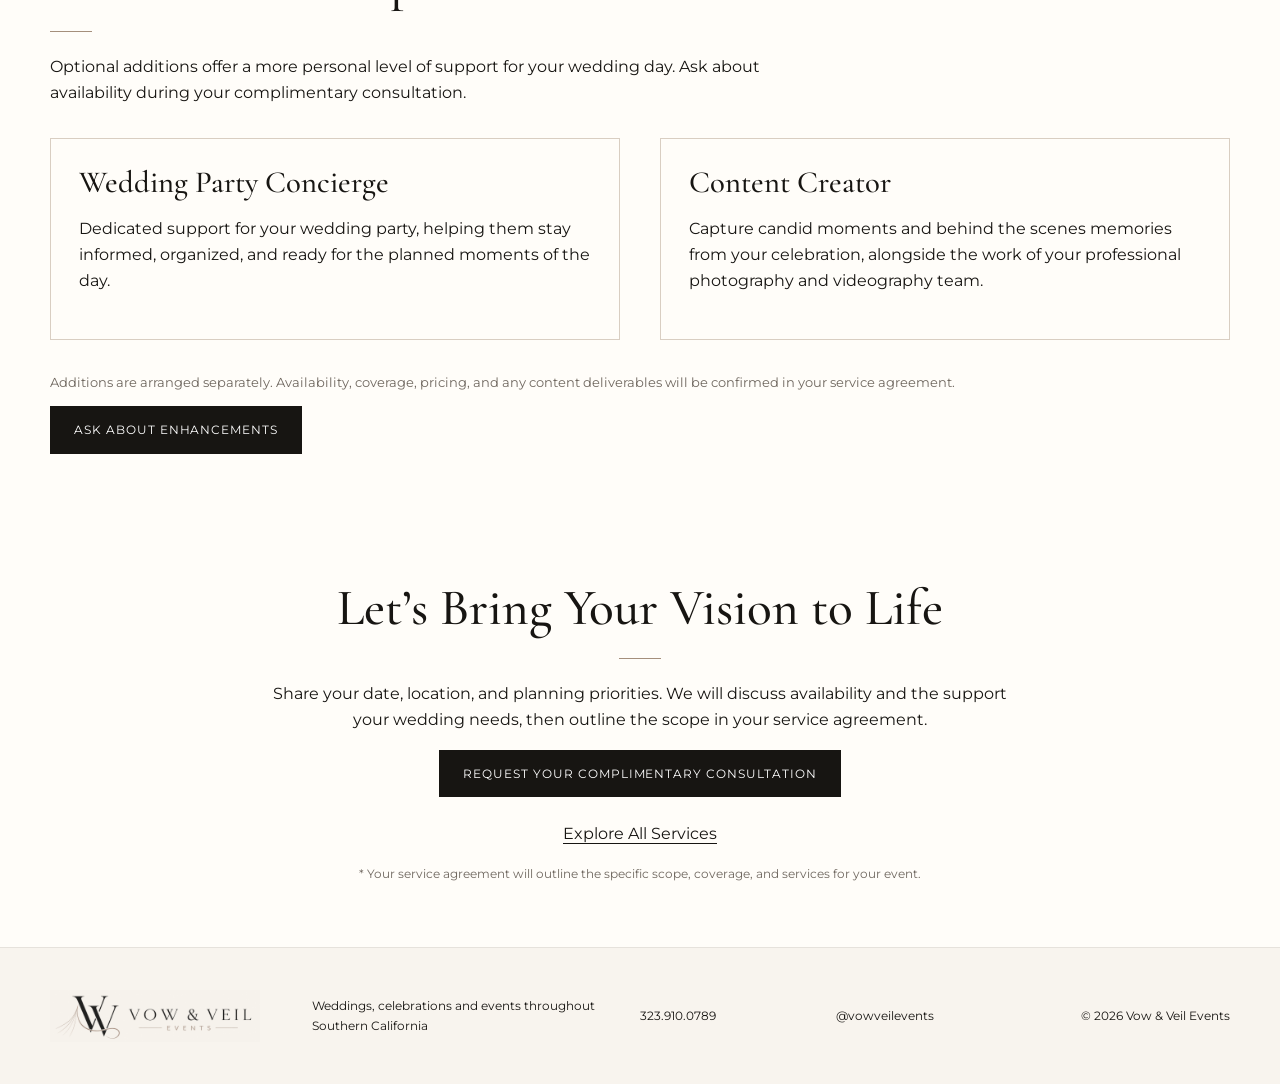
<file: full-wedding-planning.html>
<!doctype html><html lang="en"><head><meta charset="utf-8"><meta name="viewport" content="width=device-width,initial-scale=1"><title>Full Wedding Planning | Vow &amp; Veil Events</title><meta name="description" content="Experienced guidance from the beginning, with planning and coordination brought together around your vision."><meta name="robots" content="index,follow"><link rel="canonical" href="https://vowandveilevents.com/full-wedding-planning.html"><link rel="preconnect" href="https://fonts.googleapis.com"><link rel="preconnect" href="https://fonts.gstatic.com" crossorigin><link href="https://fonts.googleapis.com/css2?family=Cormorant+Garamond:ital,wght@0,400;0,500;0,600;1,500&family=Montserrat:wght@400;500;600&display=swap" rel="stylesheet"><link rel="stylesheet" href="styles.css">
<!-- VOWVEIL SOCIAL META START -->
<link rel="icon" type="image/png" href="favicon.png"><link rel="shortcut icon" href="favicon.ico"><link rel="apple-touch-icon" href="apple-touch-icon.png"><meta property="og:type" content="website"><meta property="og:locale" content="en_US"><meta property="og:site_name" content="Vow &amp; Veil Events"><meta property="og:title" content="Full Wedding Planning | Vow &amp; Veil Events"><meta property="og:description" content="Experienced guidance from the beginning, with planning and coordination brought together around your vision."><meta property="og:url" content="https://vowandveilevents.com/full-wedding-planning.html"><meta property="og:image" content="https://vowandveilevents.com/social-preview.png"><meta property="og:image:width" content="1200"><meta property="og:image:height" content="630"><meta property="og:image:alt" content="Vow &amp; Veil Events"><meta name="twitter:card" content="summary_large_image"><meta name="twitter:title" content="Full Wedding Planning | Vow &amp; Veil Events"><meta name="twitter:description" content="Experienced guidance from the beginning, with planning and coordination brought together around your vision."><meta name="twitter:image" content="https://vowandveilevents.com/social-preview.png">
<!-- VOWVEIL SOCIAL META END -->
<style>.page-hero{padding:36px 0 40px}@media(max-width:900px){.page-hero{padding:32px 0 36px}}@media(max-width:560px){.page-hero{padding:28px 0 32px}}</style>
<style>.package-intro{display:grid;grid-template-columns:1fr 1fr;gap:56px;align-items:center;padding:64px 0}.package-photo{margin:0}.package-photo img{width:100%;max-height:520px;object-fit:cover}.package-copy p{margin:20px 0}.package-details{background:var(--ivory);padding:64px 0}.package-grid{display:grid;grid-template-columns:1fr 1fr;gap:36px 56px;margin-top:32px}.package-next{max-width:760px;text-align:center;padding:64px 0}.package-next .rule{margin:22px auto}.package-back{display:inline-block;margin-top:24px;text-underline-offset:4px}.package-next .package-disclaimer{margin:16px 0 0;font-size:12px;line-height:1.6;color:#6f675f}@media(max-width:900px){.package-intro{grid-template-columns:1fr;gap:32px}.package-grid{grid-template-columns:1fr;gap:28px}}@media(max-width:560px){.package-intro,.package-details,.package-next{padding-top:44px;padding-bottom:44px}.package-next .button{width:100%}}</style><style>.service-enhancements{padding:64px 0;background:var(--paper)}.enhancement-intro{max-width:720px}.enhancement-grid{display:grid;grid-template-columns:1fr 1fr;gap:40px;margin:32px 0}.enhancement-grid article{padding:28px;border:1px solid var(--line)}.enhancement-note{font-size:13px;color:#6f675f}@media(max-width:700px){.enhancement-grid{grid-template-columns:1fr;gap:20px}.service-enhancements{padding:44px 0}}</style></head><body><header class="site-header"><div class="header-inner site-shell"><a class="logo" href="index.html"><img src="Logo.png" alt="Vow & Veil Events"></a><button class="menu-toggle" aria-expanded="false" aria-controls="site-nav">Menu</button><nav id="site-nav" class="site-nav"><a href="index.html">Home</a><a href="about.html">About</a><a href="services.html">Services</a><a href="faq.html">FAQ</a><a href="portfolio.html">Portfolio</a><a href="contact.html#inquiry-form">Contact</a><a class="nav-cta" href="contact.html#inquiry-form">Inquire About Your Event</a></nav></div></header><main><section class="page-hero"><div class="site-shell"><h1 class="page-title">Full Wedding Planning</h1><div class="rule"></div><p>Experienced guidance from the beginning, with planning and coordination brought together around your vision.</p></div></section><section class="site-shell package-intro"><figure class="package-photo"><img src="reception.jpg" alt="Elegant wedding reception table"></figure><div class="package-copy"><h2>Designed for You</h2><div class="rule"></div><p>For couples who want professional support throughout the planning process, from shaping their celebration to managing the wedding day.</p><a class="button" href="contact.html?service=Full%20Wedding%20Planning#inquiry-form">Inquire About This Package</a></div></section><section class="package-details"><div class="site-shell"><h2>What We Handle</h2><div class="rule"></div><div class="package-grid"><article><h3>Planning priorities</h3><p>Clarify your vision, priorities, and planning decisions, with an organized approach from the beginning.</p></article><article><h3>Budget guidance</h3><p>Organize your wedding budget around your priorities and track planned costs as vendor selections and details develop.</p></article><article><h3>Vendor sourcing and coordination</h3><p>Identify vendor options that fit your celebration and coordinate communication with your selected professionals.</p></article><article><h3>Design guidance</h3><p>Bring your aesthetic, colors, and event details into a cohesive direction for your celebration.</p></article><article><h3>Timeline and logistics</h3><p>Develop the wedding timeline and coordinate the practical details that connect setup, ceremony, and reception.</p></article><article><h3>Wedding day management</h3><p>Oversee vendor coordination, timing, and planned details so you can be present for your wedding.</p></article></div></div></section><section class="service-enhancements" aria-labelledby="enhancements-heading"><div class="site-shell"><h2 id="enhancements-heading">Enhance Your Experience</h2><div class="rule"></div><p class="enhancement-intro">Optional additions offer a more personal level of support for your wedding day. Ask about availability during your complimentary consultation.</p><div class="enhancement-grid"><article><h3>Wedding Party Concierge</h3><p>Dedicated support for your wedding party, helping them stay informed, organized, and ready for the planned moments of the day.</p></article><article><h3>Content Creator</h3><p>Capture candid moments and behind the scenes memories from your celebration, alongside the work of your professional photography and videography team.</p></article></div><p class="enhancement-note">Additions are arranged separately. Availability, coverage, pricing, and any content deliverables will be confirmed in your service agreement.</p><a class="button" href="contact.html?service=Full%20Wedding%20Planning#inquiry-form">Ask About Enhancements</a></div></section><section class="site-shell package-next"><h2>Let’s Bring Your Vision to Life</h2><div class="rule"></div><p>Share your date, location, and planning priorities. We will discuss availability and the support your wedding needs, then outline the scope in your service agreement.</p><a class="button" href="contact.html?service=Full%20Wedding%20Planning#inquiry-form">Request Your Complimentary Consultation</a><br><a class="package-back" href="services.html">Explore All Services</a><p class="package-disclaimer">* Your service agreement will outline the specific scope, coverage, and services for your event.</p></section></main><footer class="site-footer"><div class="footer-inner site-shell"><a class="footer-logo" href="index.html"><img src="Logo.png" alt="Vow & Veil Events"></a><p>Weddings, celebrations and events throughout Southern California</p><a href="tel:+13239100789">323.910.0789</a><a href="https://www.instagram.com/vowveilevents/" target="_blank" rel="noopener">@vowveilevents</a><p class="copyright">© 2026 Vow &amp; Veil Events</p></div></footer><script src="script.js"></script></body></html>
</file>
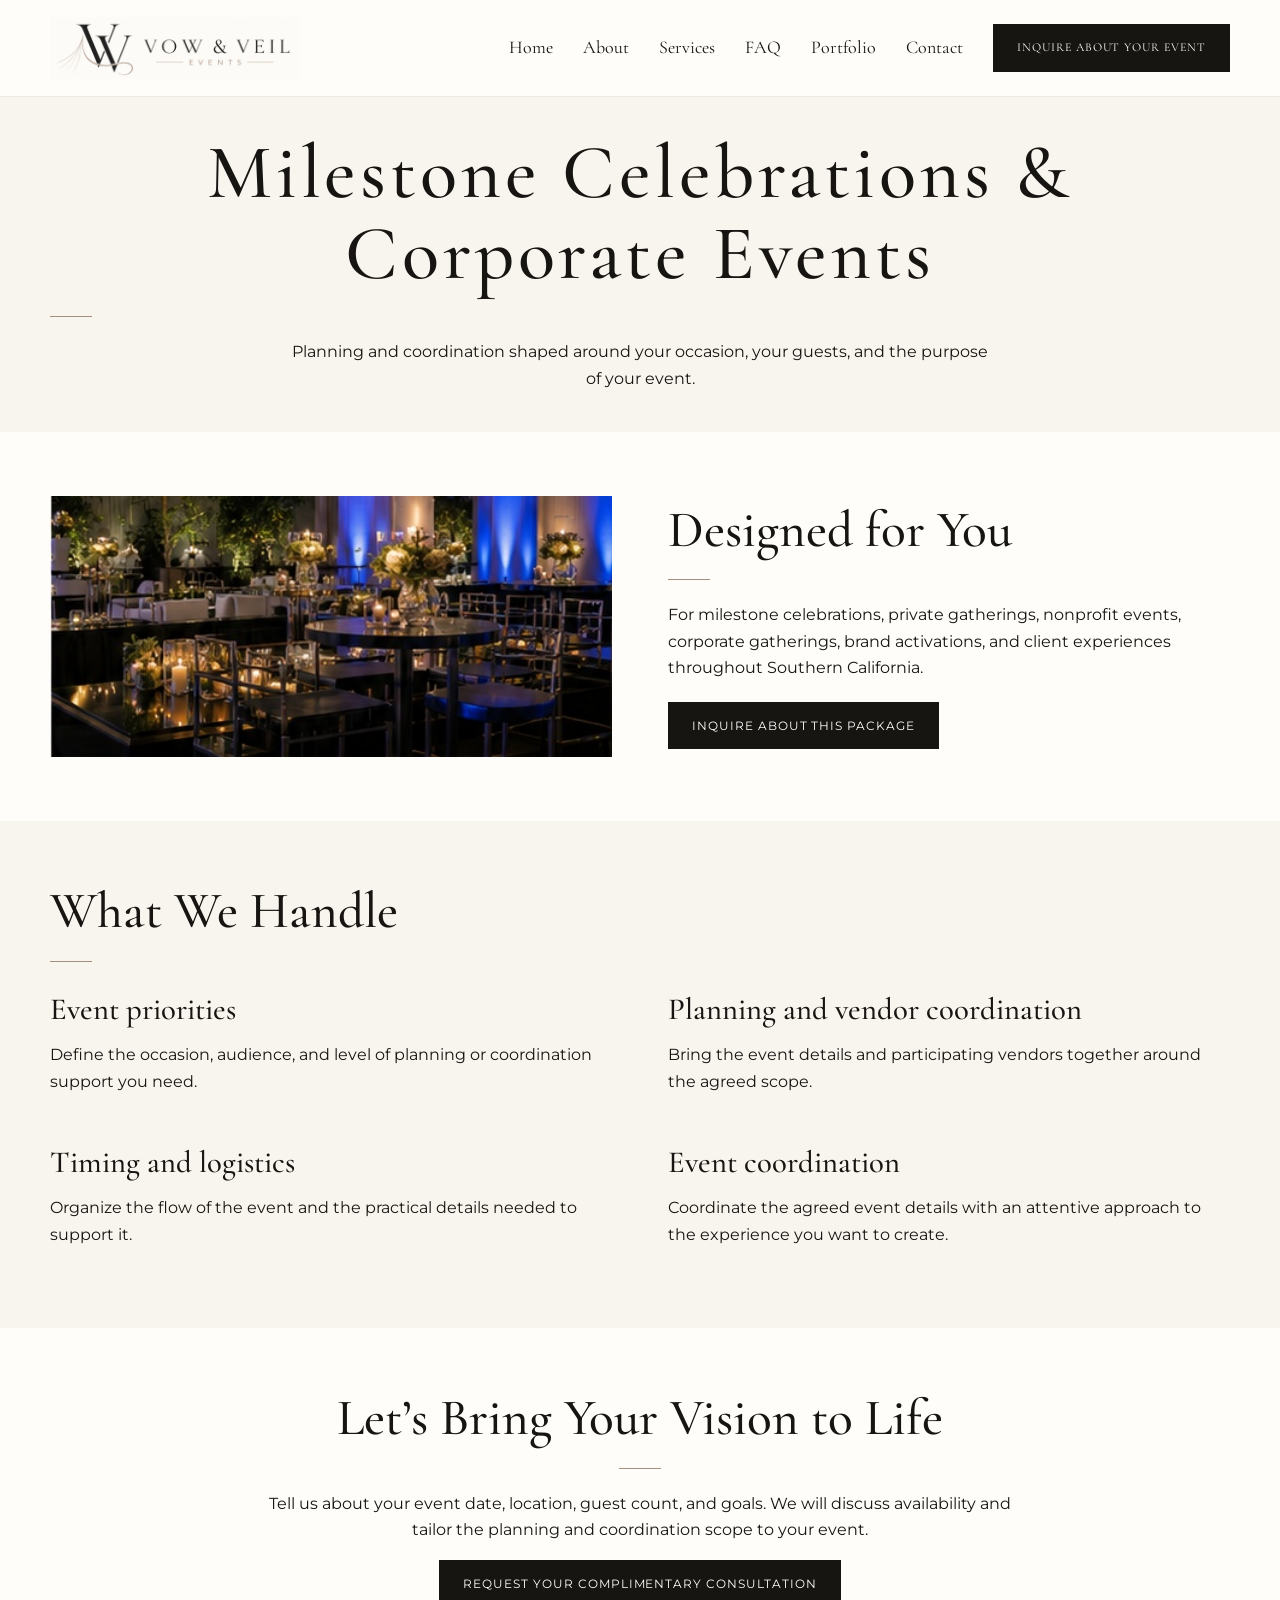
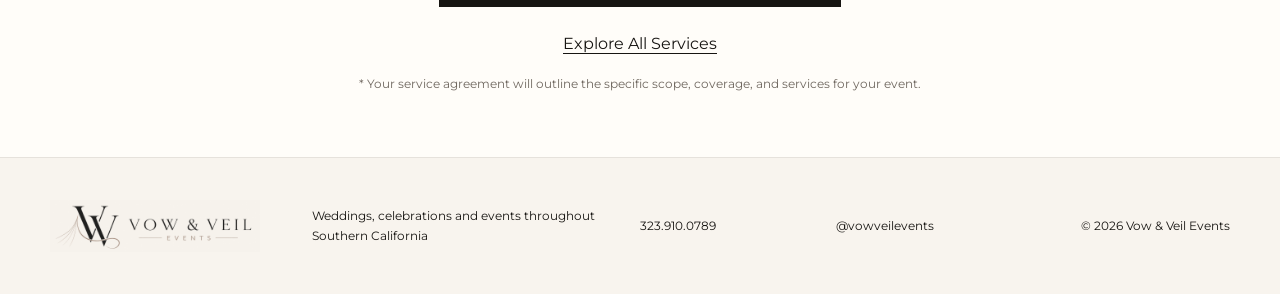
<file: milestone-corporate-events.html>
<!doctype html><html lang="en"><head><meta charset="utf-8"><meta name="viewport" content="width=device-width,initial-scale=1"><title>Milestone Celebrations &amp; Corporate Events | Vow &amp; Veil Events</title><meta name="description" content="Planning and coordination shaped around your occasion, your guests, and the purpose of your event."><meta name="robots" content="index,follow"><link rel="canonical" href="https://vowandveilevents.com/milestone-corporate-events.html"><link rel="preconnect" href="https://fonts.googleapis.com"><link rel="preconnect" href="https://fonts.gstatic.com" crossorigin><link href="https://fonts.googleapis.com/css2?family=Cormorant+Garamond:ital,wght@0,400;0,500;0,600;1,500&family=Montserrat:wght@400;500;600&display=swap" rel="stylesheet"><link rel="stylesheet" href="styles.css">
<!-- VOWVEIL SOCIAL META START -->
<link rel="icon" type="image/png" href="favicon.png"><link rel="shortcut icon" href="favicon.ico"><link rel="apple-touch-icon" href="apple-touch-icon.png"><meta property="og:type" content="website"><meta property="og:locale" content="en_US"><meta property="og:site_name" content="Vow &amp; Veil Events"><meta property="og:title" content="Milestone Celebrations &amp; Corporate Events | Vow &amp; Veil Events"><meta property="og:description" content="Planning and coordination shaped around your occasion, your guests, and the purpose of your event."><meta property="og:url" content="https://vowandveilevents.com/milestone-corporate-events.html"><meta property="og:image" content="https://vowandveilevents.com/social-preview.png"><meta property="og:image:width" content="1200"><meta property="og:image:height" content="630"><meta property="og:image:alt" content="Vow &amp; Veil Events"><meta name="twitter:card" content="summary_large_image"><meta name="twitter:title" content="Milestone Celebrations &amp; Corporate Events | Vow &amp; Veil Events"><meta name="twitter:description" content="Planning and coordination shaped around your occasion, your guests, and the purpose of your event."><meta name="twitter:image" content="https://vowandveilevents.com/social-preview.png">
<!-- VOWVEIL SOCIAL META END -->
<style>.page-hero{padding:36px 0 40px}@media(max-width:900px){.page-hero{padding:32px 0 36px}}@media(max-width:560px){.page-hero{padding:28px 0 32px}}</style>
<style>.package-intro{display:grid;grid-template-columns:1fr 1fr;gap:56px;align-items:center;padding:64px 0}.package-photo{margin:0}.package-photo img{width:100%;max-height:520px;object-fit:cover}.package-copy p{margin:20px 0}.package-details{background:var(--ivory);padding:64px 0}.package-grid{display:grid;grid-template-columns:1fr 1fr;gap:36px 56px;margin-top:32px}.package-next{max-width:760px;text-align:center;padding:64px 0}.package-next .rule{margin:22px auto}.package-back{display:inline-block;margin-top:24px;text-underline-offset:4px}.package-next .package-disclaimer{margin:16px 0 0;font-size:12px;line-height:1.6;color:#6f675f}@media(max-width:900px){.package-intro{grid-template-columns:1fr;gap:32px}.package-grid{grid-template-columns:1fr;gap:28px}}@media(max-width:560px){.package-intro,.package-details,.package-next{padding-top:44px;padding-bottom:44px}.package-next .button{width:100%}}</style></head><body><header class="site-header"><div class="header-inner site-shell"><a class="logo" href="index.html"><img src="Logo.png" alt="Vow & Veil Events"></a><button class="menu-toggle" aria-expanded="false" aria-controls="site-nav">Menu</button><nav id="site-nav" class="site-nav"><a href="index.html">Home</a><a href="about.html">About</a><a href="services.html">Services</a><a href="faq.html">FAQ</a><a href="portfolio.html">Portfolio</a><a href="contact.html#inquiry-form">Contact</a><a class="nav-cta" href="contact.html#inquiry-form">Inquire About Your Event</a></nav></div></header><main><section class="page-hero"><div class="site-shell"><h1 class="page-title">Milestone Celebrations &amp; Corporate Events</h1><div class="rule"></div><p>Planning and coordination shaped around your occasion, your guests, and the purpose of your event.</p></div></section><section class="site-shell package-intro"><figure class="package-photo"><img src="events-corporate.jpg" alt="Elegant evening event setup with tables, florals, and architectural lighting"></figure><div class="package-copy"><h2>Designed for You</h2><div class="rule"></div><p>For milestone celebrations, private gatherings, nonprofit events, corporate gatherings, brand activations, and client experiences throughout Southern California.</p><a class="button" href="contact.html?service=Milestone%20Celebrations%20%26%20Corporate%20Events#inquiry-form">Inquire About This Package</a></div></section><section class="package-details"><div class="site-shell"><h2>What We Handle</h2><div class="rule"></div><div class="package-grid"><article><h3>Event priorities</h3><p>Define the occasion, audience, and level of planning or coordination support you need.</p></article><article><h3>Planning and vendor coordination</h3><p>Bring the event details and participating vendors together around the agreed scope.</p></article><article><h3>Timing and logistics</h3><p>Organize the flow of the event and the practical details needed to support it.</p></article><article><h3>Event coordination</h3><p>Coordinate the agreed event details with an attentive approach to the experience you want to create.</p></article></div></div></section><section class="site-shell package-next"><h2>Let’s Bring Your Vision to Life</h2><div class="rule"></div><p>Tell us about your event date, location, guest count, and goals. We will discuss availability and tailor the planning and coordination scope to your event.</p><a class="button" href="contact.html?service=Milestone%20Celebrations%20%26%20Corporate%20Events#inquiry-form">Request Your Complimentary Consultation</a><br><a class="package-back" href="services.html">Explore All Services</a><p class="package-disclaimer">* Your service agreement will outline the specific scope, coverage, and services for your event.</p></section></main><footer class="site-footer"><div class="footer-inner site-shell"><a class="footer-logo" href="index.html"><img src="Logo.png" alt="Vow & Veil Events"></a><p>Weddings, celebrations and events throughout Southern California</p><a href="tel:+13239100789">323.910.0789</a><a href="https://www.instagram.com/vowveilevents/" target="_blank" rel="noopener">@vowveilevents</a><p class="copyright">© 2026 Vow &amp; Veil Events</p></div></footer><script src="script.js"></script></body></html>
</file>
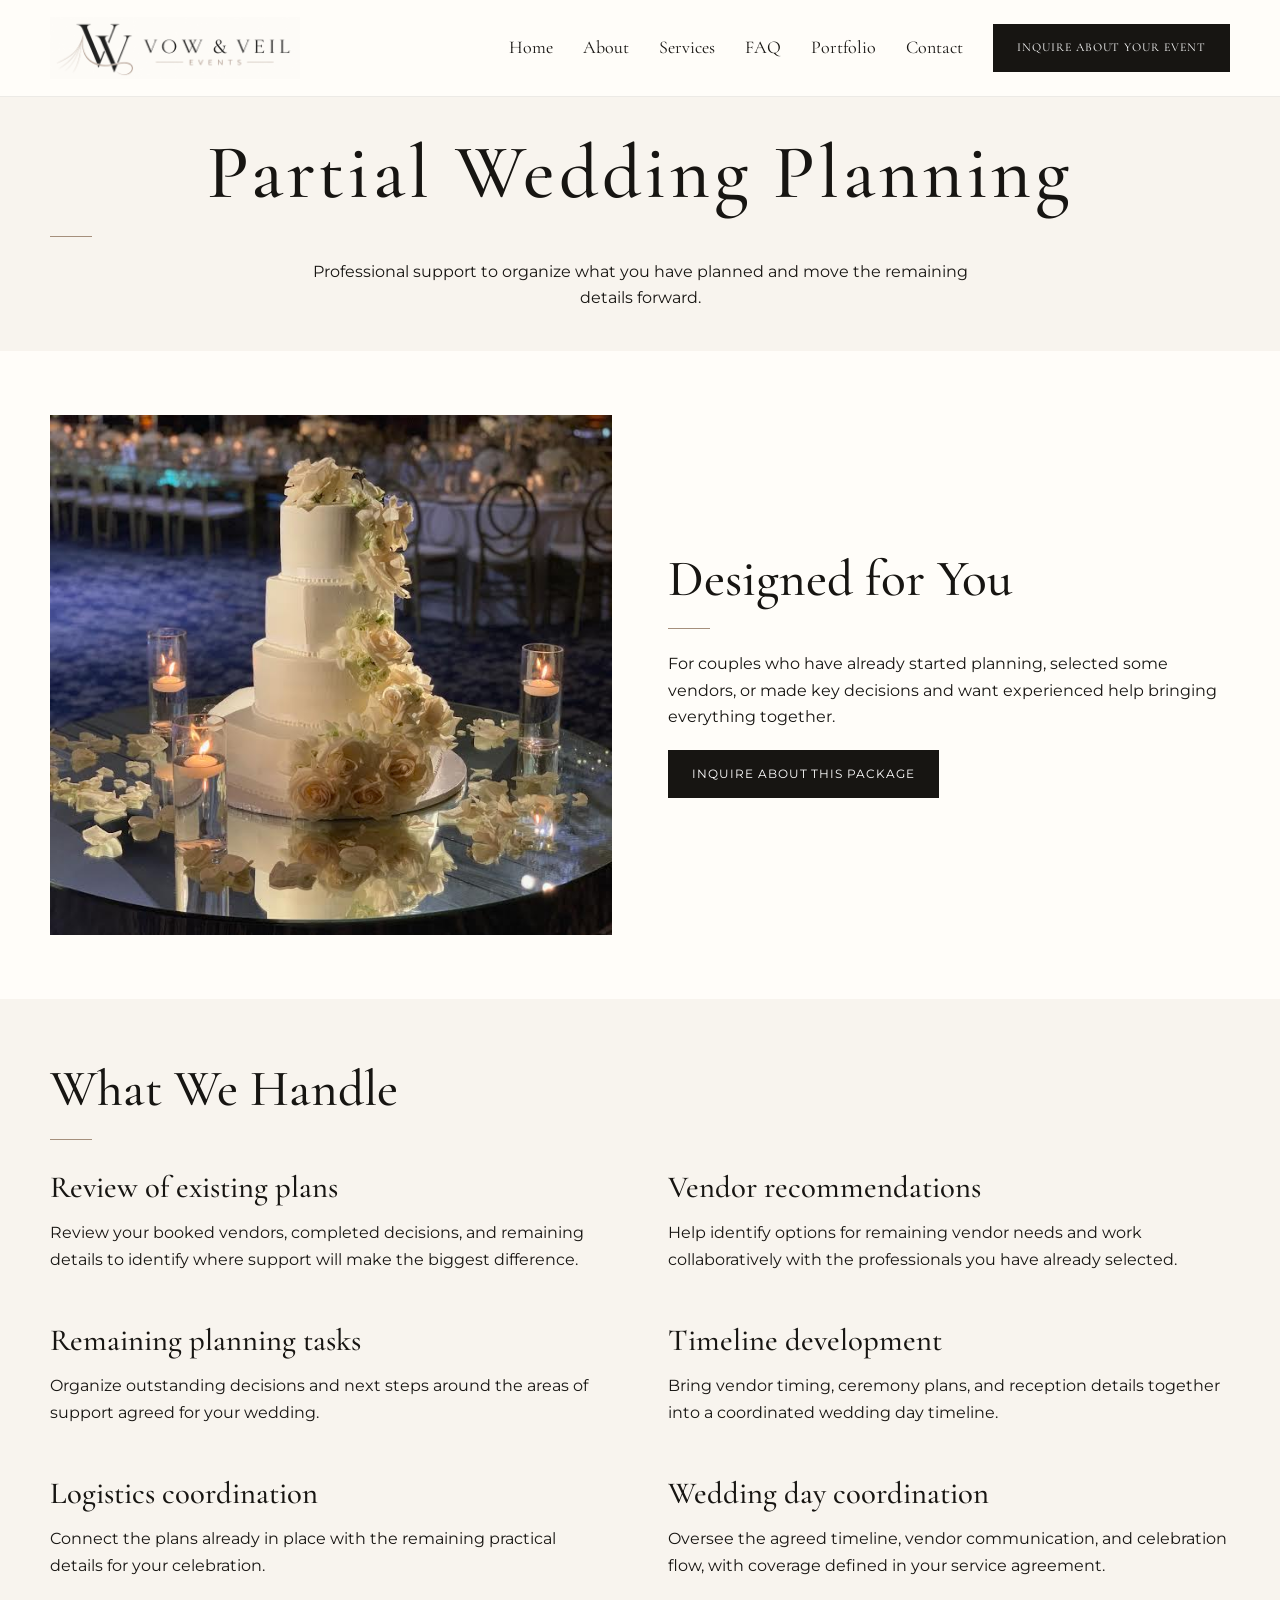
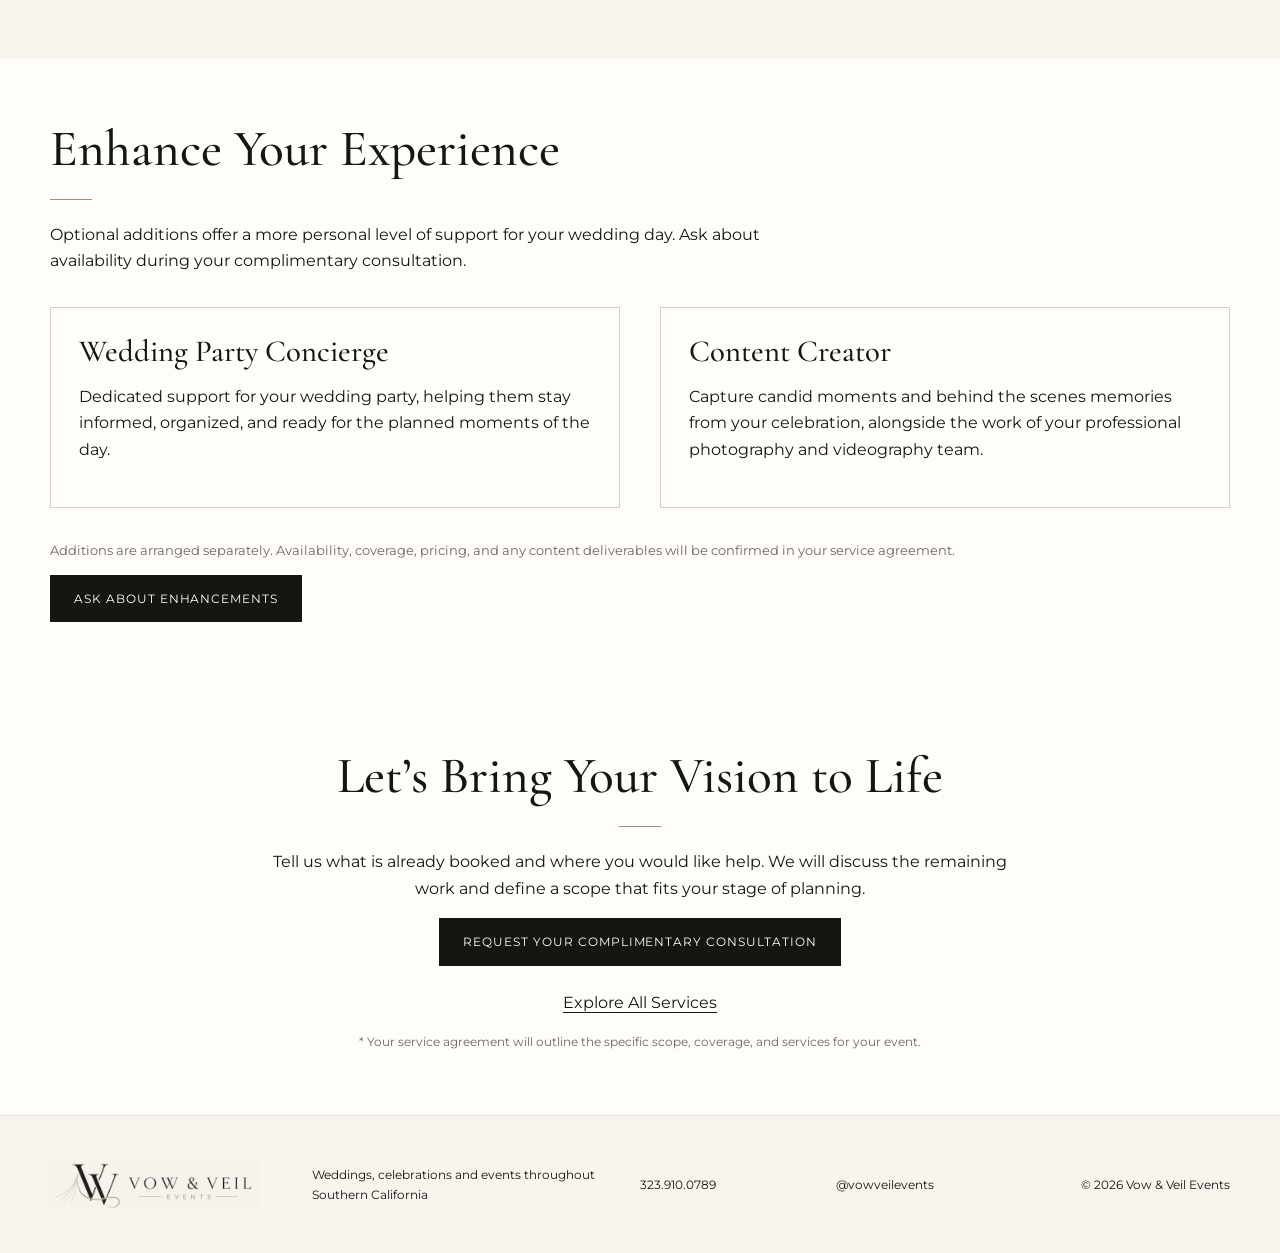
<file: partial-wedding-planning.html>
<!doctype html><html lang="en"><head><meta charset="utf-8"><meta name="viewport" content="width=device-width,initial-scale=1"><title>Partial Wedding Planning | Vow &amp; Veil Events</title><meta name="description" content="Professional support to organize what you have planned and move the remaining details forward."><meta name="robots" content="index,follow"><link rel="canonical" href="https://vowandveilevents.com/partial-wedding-planning.html"><link rel="preconnect" href="https://fonts.googleapis.com"><link rel="preconnect" href="https://fonts.gstatic.com" crossorigin><link href="https://fonts.googleapis.com/css2?family=Cormorant+Garamond:ital,wght@0,400;0,500;0,600;1,500&family=Montserrat:wght@400;500;600&display=swap" rel="stylesheet"><link rel="stylesheet" href="styles.css">
<!-- VOWVEIL SOCIAL META START -->
<link rel="icon" type="image/png" href="favicon.png"><link rel="shortcut icon" href="favicon.ico"><link rel="apple-touch-icon" href="apple-touch-icon.png"><meta property="og:type" content="website"><meta property="og:locale" content="en_US"><meta property="og:site_name" content="Vow &amp; Veil Events"><meta property="og:title" content="Partial Wedding Planning | Vow &amp; Veil Events"><meta property="og:description" content="Professional support to organize what you have planned and move the remaining details forward."><meta property="og:url" content="https://vowandveilevents.com/partial-wedding-planning.html"><meta property="og:image" content="https://vowandveilevents.com/social-preview.png"><meta property="og:image:width" content="1200"><meta property="og:image:height" content="630"><meta property="og:image:alt" content="Vow &amp; Veil Events"><meta name="twitter:card" content="summary_large_image"><meta name="twitter:title" content="Partial Wedding Planning | Vow &amp; Veil Events"><meta name="twitter:description" content="Professional support to organize what you have planned and move the remaining details forward."><meta name="twitter:image" content="https://vowandveilevents.com/social-preview.png">
<!-- VOWVEIL SOCIAL META END -->
<style>.page-hero{padding:36px 0 40px}@media(max-width:900px){.page-hero{padding:32px 0 36px}}@media(max-width:560px){.page-hero{padding:28px 0 32px}}</style>
<style>.package-intro{display:grid;grid-template-columns:1fr 1fr;gap:56px;align-items:center;padding:64px 0}.package-photo{margin:0}.package-photo img{width:100%;max-height:520px;object-fit:cover}.package-copy p{margin:20px 0}.package-details{background:var(--ivory);padding:64px 0}.package-grid{display:grid;grid-template-columns:1fr 1fr;gap:36px 56px;margin-top:32px}.package-next{max-width:760px;text-align:center;padding:64px 0}.package-next .rule{margin:22px auto}.package-back{display:inline-block;margin-top:24px;text-underline-offset:4px}.package-next .package-disclaimer{margin:16px 0 0;font-size:12px;line-height:1.6;color:#6f675f}@media(max-width:900px){.package-intro{grid-template-columns:1fr;gap:32px}.package-grid{grid-template-columns:1fr;gap:28px}}@media(max-width:560px){.package-intro,.package-details,.package-next{padding-top:44px;padding-bottom:44px}.package-next .button{width:100%}}</style><style>.service-enhancements{padding:64px 0;background:var(--paper)}.enhancement-intro{max-width:720px}.enhancement-grid{display:grid;grid-template-columns:1fr 1fr;gap:40px;margin:32px 0}.enhancement-grid article{padding:28px;border:1px solid var(--line)}.enhancement-note{font-size:13px;color:#6f675f}@media(max-width:700px){.enhancement-grid{grid-template-columns:1fr;gap:20px}.service-enhancements{padding:44px 0}}</style></head><body><header class="site-header"><div class="header-inner site-shell"><a class="logo" href="index.html"><img src="Logo.png" alt="Vow & Veil Events"></a><button class="menu-toggle" aria-expanded="false" aria-controls="site-nav">Menu</button><nav id="site-nav" class="site-nav"><a href="index.html">Home</a><a href="about.html">About</a><a href="services.html">Services</a><a href="faq.html">FAQ</a><a href="portfolio.html">Portfolio</a><a href="contact.html#inquiry-form">Contact</a><a class="nav-cta" href="contact.html#inquiry-form">Inquire About Your Event</a></nav></div></header><main><section class="page-hero"><div class="site-shell"><h1 class="page-title">Partial Wedding Planning</h1><div class="rule"></div><p>Professional support to organize what you have planned and move the remaining details forward.</p></div></section><section class="site-shell package-intro"><figure class="package-photo"><img src="wedding-cake.jpg" alt="White floral wedding cake"></figure><div class="package-copy"><h2>Designed for You</h2><div class="rule"></div><p>For couples who have already started planning, selected some vendors, or made key decisions and want experienced help bringing everything together.</p><a class="button" href="contact.html?service=Partial%20Wedding%20Planning#inquiry-form">Inquire About This Package</a></div></section><section class="package-details"><div class="site-shell"><h2>What We Handle</h2><div class="rule"></div><div class="package-grid"><article><h3>Review of existing plans</h3><p>Review your booked vendors, completed decisions, and remaining details to identify where support will make the biggest difference.</p></article><article><h3>Vendor recommendations</h3><p>Help identify options for remaining vendor needs and work collaboratively with the professionals you have already selected.</p></article><article><h3>Remaining planning tasks</h3><p>Organize outstanding decisions and next steps around the areas of support agreed for your wedding.</p></article><article><h3>Timeline development</h3><p>Bring vendor timing, ceremony plans, and reception details together into a coordinated wedding day timeline.</p></article><article><h3>Logistics coordination</h3><p>Connect the plans already in place with the remaining practical details for your celebration.</p></article><article><h3>Wedding day coordination</h3><p>Oversee the agreed timeline, vendor communication, and celebration flow, with coverage defined in your service agreement.</p></article></div></div></section><section class="service-enhancements" aria-labelledby="enhancements-heading"><div class="site-shell"><h2 id="enhancements-heading">Enhance Your Experience</h2><div class="rule"></div><p class="enhancement-intro">Optional additions offer a more personal level of support for your wedding day. Ask about availability during your complimentary consultation.</p><div class="enhancement-grid"><article><h3>Wedding Party Concierge</h3><p>Dedicated support for your wedding party, helping them stay informed, organized, and ready for the planned moments of the day.</p></article><article><h3>Content Creator</h3><p>Capture candid moments and behind the scenes memories from your celebration, alongside the work of your professional photography and videography team.</p></article></div><p class="enhancement-note">Additions are arranged separately. Availability, coverage, pricing, and any content deliverables will be confirmed in your service agreement.</p><a class="button" href="contact.html?service=Partial%20Wedding%20Planning#inquiry-form">Ask About Enhancements</a></div></section><section class="site-shell package-next"><h2>Let’s Bring Your Vision to Life</h2><div class="rule"></div><p>Tell us what is already booked and where you would like help. We will discuss the remaining work and define a scope that fits your stage of planning.</p><a class="button" href="contact.html?service=Partial%20Wedding%20Planning#inquiry-form">Request Your Complimentary Consultation</a><br><a class="package-back" href="services.html">Explore All Services</a><p class="package-disclaimer">* Your service agreement will outline the specific scope, coverage, and services for your event.</p></section></main><footer class="site-footer"><div class="footer-inner site-shell"><a class="footer-logo" href="index.html"><img src="Logo.png" alt="Vow & Veil Events"></a><p>Weddings, celebrations and events throughout Southern California</p><a href="tel:+13239100789">323.910.0789</a><a href="https://www.instagram.com/vowveilevents/" target="_blank" rel="noopener">@vowveilevents</a><p class="copyright">© 2026 Vow &amp; Veil Events</p></div></footer><script src="script.js"></script></body></html>
</file>
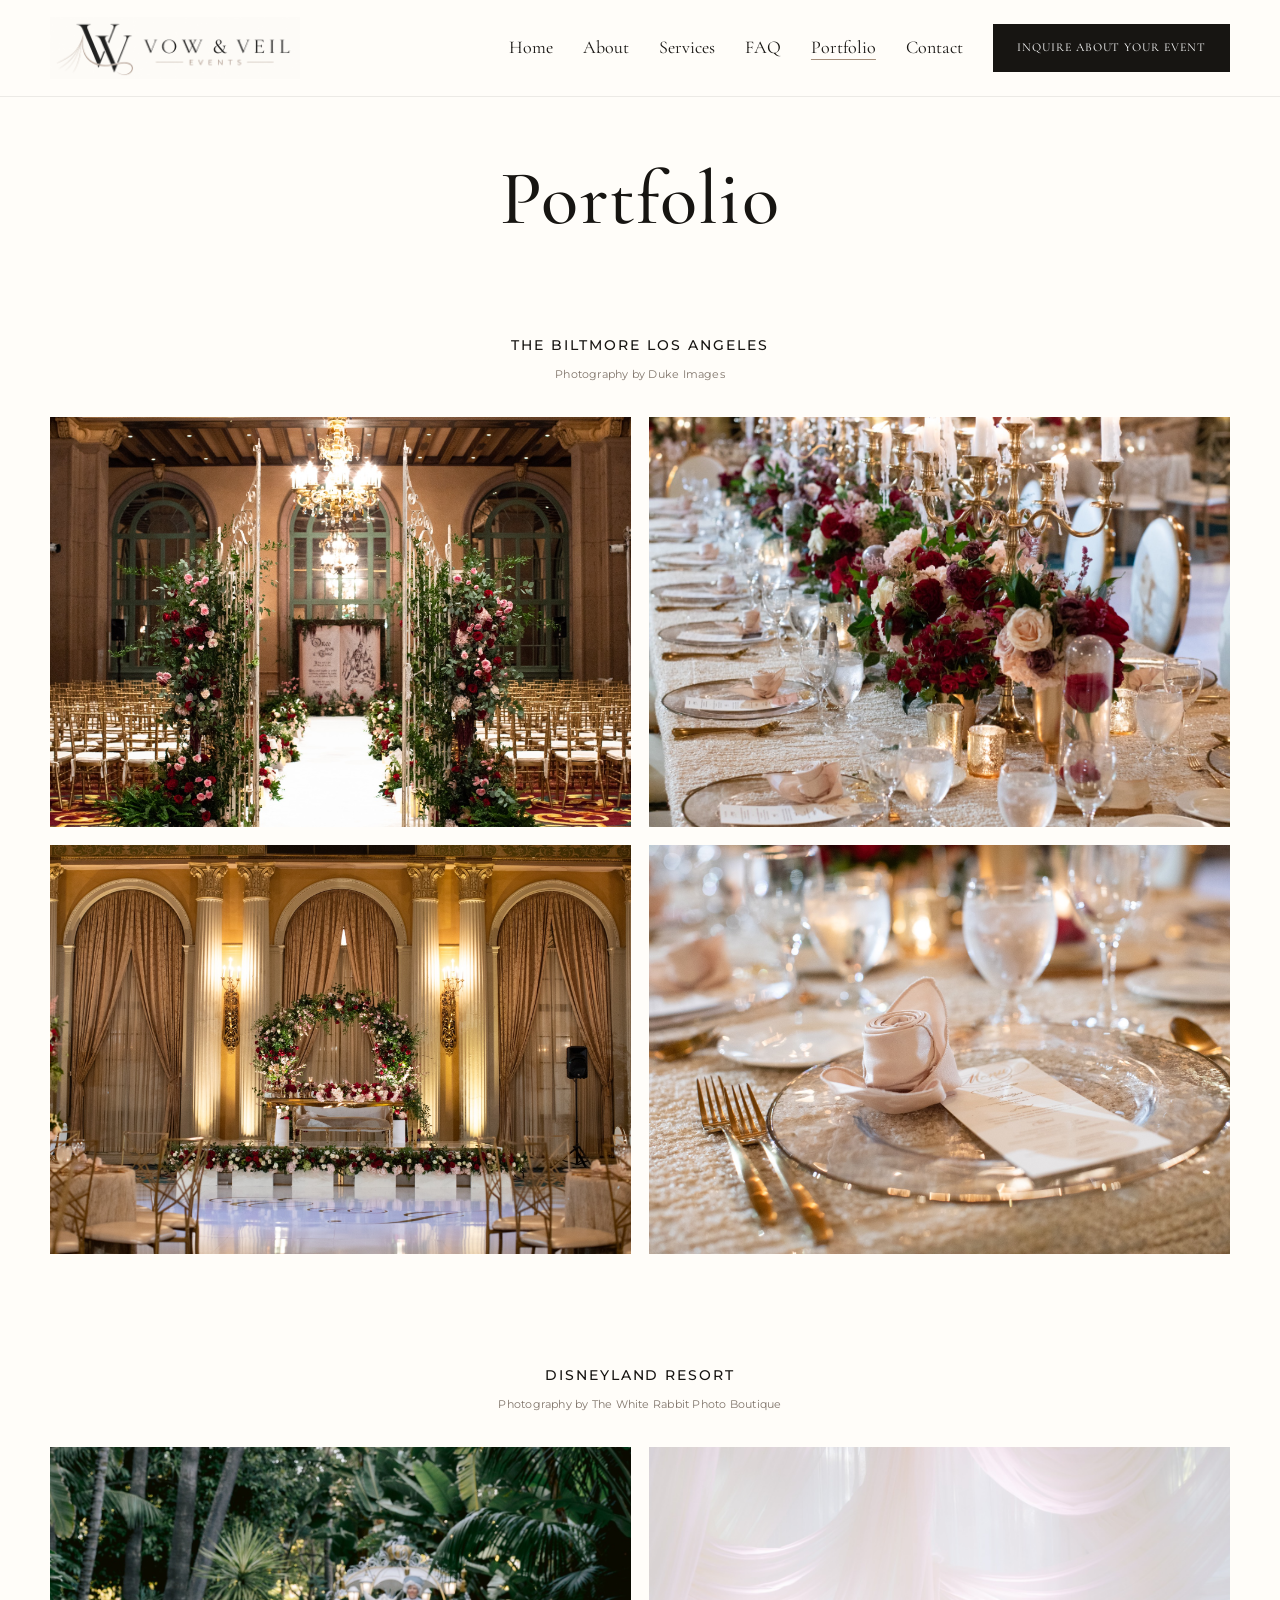
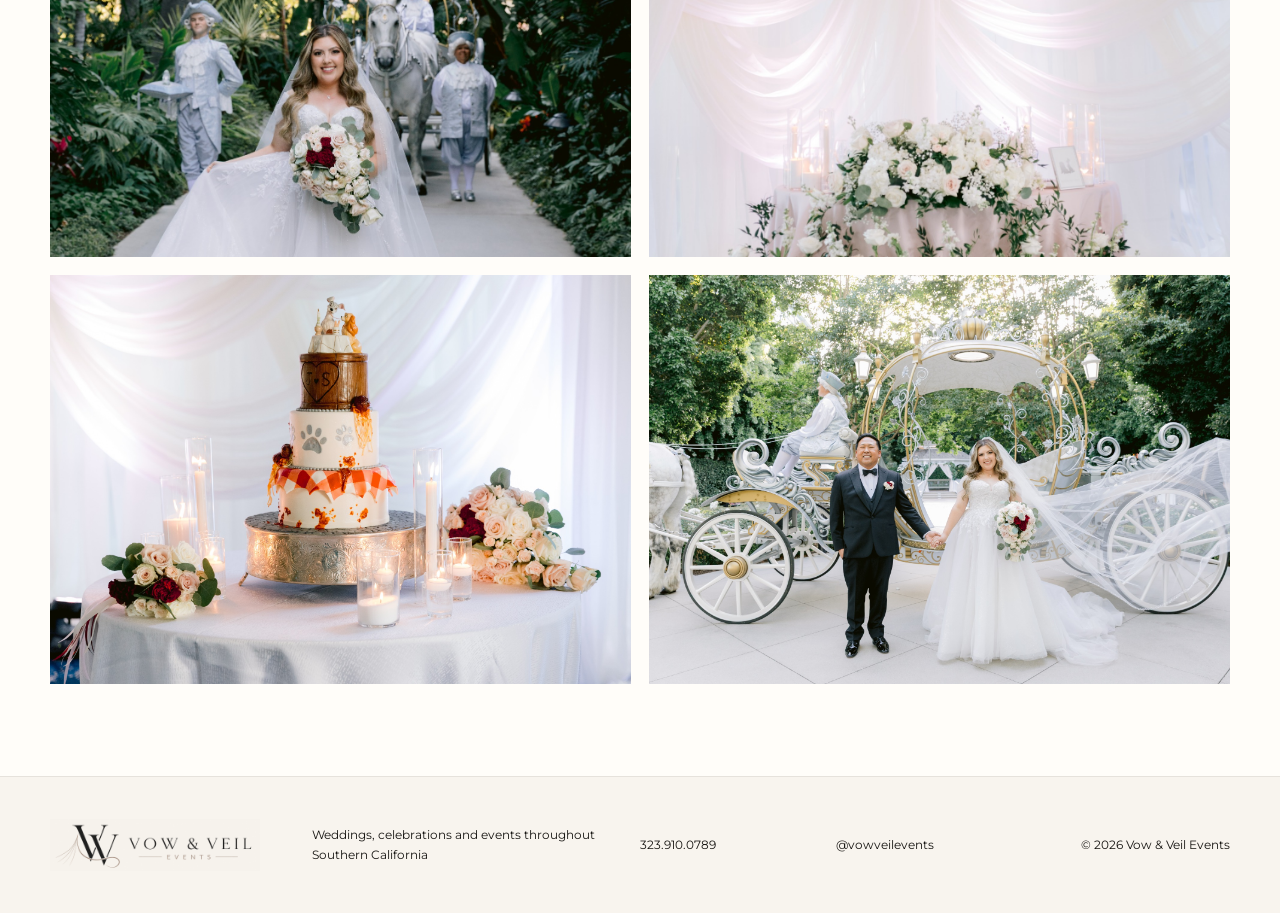
<file: portfolio.html>
<!doctype html>
<html lang="en">
<head>
  <meta charset="utf-8">
  <meta name="viewport" content="width=device-width,initial-scale=1">
  <title>Southern California Wedding Portfolio | Vow &amp; Veil Events</title>
  <meta name="description" content="Explore wedding work by Vow &amp; Veil Events, featuring celebrations at The Biltmore Los Angeles and Disneyland Resort in Southern California.">
  <meta name="robots" content="index,follow">
  <link rel="canonical" href="https://vowandveilevents.com/portfolio.html">
  <link rel="preconnect" href="https://fonts.googleapis.com">
  <link rel="preconnect" href="https://fonts.gstatic.com" crossorigin>
  <link href="https://fonts.googleapis.com/css2?family=Cormorant+Garamond:ital,wght@0,400;0,500;0,600;1,500&family=Montserrat:wght@400;500;600&display=swap" rel="stylesheet">
  <link rel="stylesheet" href="styles.css">
  <link rel="icon" type="image/png" href="favicon.png">
  <link rel="shortcut icon" href="favicon.ico">
  <link rel="apple-touch-icon" href="apple-touch-icon.png">
  <meta property="og:type" content="website">
  <meta property="og:locale" content="en_US">
  <meta property="og:site_name" content="Vow &amp; Veil Events">
  <meta property="og:title" content="Southern California Wedding Portfolio | Vow &amp; Veil Events">
  <meta property="og:description" content="Explore wedding work by Vow &amp; Veil Events, including celebrations at The Biltmore Los Angeles and Disneyland Resort.">
  <meta property="og:url" content="https://vowandveilevents.com/portfolio.html">
  <meta property="og:image" content="https://vowandveilevents.com/social-preview.png">
  <meta property="og:image:width" content="1200">
  <meta property="og:image:height" content="630">
  <meta property="og:image:alt" content="Vow &amp; Veil Events wedding portfolio">
  <meta name="twitter:card" content="summary_large_image">
  <meta name="twitter:title" content="Southern California Wedding Portfolio | Vow &amp; Veil Events">
  <meta name="twitter:description" content="Explore wedding work by Vow &amp; Veil Events in Southern California.">
  <meta name="twitter:image" content="https://vowandveilevents.com/social-preview.png">
  <style>
    .portfolio-page{background:var(--paper)}
    .portfolio-hero{padding:62px 0 50px;text-align:center;background:var(--paper)}
    .portfolio-hero h1{font-size:clamp(54px,6vw,78px);letter-spacing:.015em}
    .portfolio-section{padding:46px 0 92px}
    .portfolio-section + .portfolio-section{padding-top:20px}
    .portfolio-heading{text-align:center;margin-bottom:34px}
    .portfolio-heading h2{font-family:Montserrat,Arial,sans-serif;font-size:14px;font-weight:500;letter-spacing:.14em;text-transform:uppercase;line-height:1.4}
    .portfolio-credit{margin:10px 0 0;font-size:11px;color:#80756b;letter-spacing:.02em}
    .portfolio-grid{display:grid;grid-template-columns:repeat(2,minmax(0,1fr));gap:18px}
    .portfolio-frame{margin:0;aspect-ratio:1.42/1;overflow:hidden;background:var(--ivory)}
    .portfolio-frame img{width:100%;height:100%;display:block;object-fit:cover;object-position:center}
    .portfolio-frame.biltmore-ceremony img{object-position:center 50%}
    .portfolio-frame.biltmore-reception img{object-position:center 52%}
    .portfolio-frame.biltmore-sweetheart img{object-position:center 49%}
    .portfolio-frame.biltmore-detail img{object-position:center 50%}
    .portfolio-frame.disney-bride img{object-position:center 50%}
    .portfolio-frame.disney-draping img{object-position:center 56%}
    .portfolio-frame.disney-cake img{object-position:center 50%}
    .portfolio-frame.disney-couple img{object-position:center 50%}
    @media(max-width:900px){
      .portfolio-hero{padding:48px 0 38px}
      .portfolio-section{padding:38px 0 72px}
      .portfolio-heading{margin-bottom:26px}
      .portfolio-grid{gap:14px}
    }
    @media(max-width:560px){
      .portfolio-hero{padding:34px 0 22px}
      .portfolio-hero h1{font-size:46px}
      .portfolio-section{padding:28px 0 52px}
      .portfolio-section + .portfolio-section{padding-top:0}
      .portfolio-heading{margin-bottom:18px;padding:0 12px}
      .portfolio-heading h2{font-size:12px;letter-spacing:.13em;line-height:1.45}
      .portfolio-credit{font-size:10px;margin-top:6px;line-height:1.45}
      .portfolio-grid{grid-template-columns:1fr;gap:12px}
      .portfolio-frame{aspect-ratio:4/3}
      .portfolio-frame.biltmore-ceremony img{object-position:center 50%}
      .portfolio-frame.biltmore-reception img{object-position:center 53%}
      .portfolio-frame.biltmore-sweetheart img{object-position:center 50%}
      .portfolio-frame.biltmore-detail img{object-position:center 48%}
      .portfolio-frame.disney-bride img{object-position:center 47%}
      .portfolio-frame.disney-draping img{object-position:center 58%}
      .portfolio-frame.disney-cake img{object-position:center 50%}
      .portfolio-frame.disney-couple img{object-position:center 48%}
    }
  </style>
</head>
<body class="portfolio-page">
<header class="site-header"><div class="header-inner site-shell">
  <a class="logo" href="index.html"><img src="Logo.png" alt="Vow & Veil Events"></a>
  <button class="menu-toggle" aria-expanded="false" aria-controls="site-nav">Menu</button>
  <nav id="site-nav" class="site-nav"><a href="index.html">Home</a><a href="about.html">About</a><a href="services.html">Services</a><a href="faq.html">FAQ</a><a href="portfolio.html">Portfolio</a><a href="contact.html">Contact</a><a class="nav-cta" href="contact.html">Inquire About Your Event</a></nav>
</div></header>
<main>
  <section class="portfolio-hero"><div class="site-shell"><h1>Portfolio</h1></div></section>

  <section class="portfolio-section"><div class="site-shell">
    <div class="portfolio-heading">
      <h2>The Biltmore Los Angeles</h2>
      <p class="portfolio-credit">Photography by Duke Images</p>
    </div>
    <div class="portfolio-grid">
      <figure class="portfolio-frame biltmore-ceremony"><img src="portfolio-biltmore-ceremony.jpg" alt="Wedding ceremony at The Biltmore Los Angeles"></figure>
      <figure class="portfolio-frame biltmore-reception"><img src="portfolio-biltmore-reception.jpg" alt="Wedding reception at The Biltmore Los Angeles"></figure>
      <figure class="portfolio-frame biltmore-sweetheart"><img src="portfolio-biltmore-sweetheart.jpg" alt="Sweetheart table at The Biltmore Los Angeles"></figure>
      <figure class="portfolio-frame biltmore-detail"><img src="portfolio-biltmore-detail.jpg" alt="Wedding place setting at The Biltmore Los Angeles"></figure>
    </div>
  </div></section>

  <section class="portfolio-section"><div class="site-shell">
    <div class="portfolio-heading">
      <h2>Disneyland Resort</h2>
      <p class="portfolio-credit">Photography by The White Rabbit Photo Boutique</p>
    </div>
    <div class="portfolio-grid">
      <figure class="portfolio-frame disney-bride"><img src="portfolio-disney-bride.jpg" alt="Bride with carriage at Disneyland Resort"></figure>
      <figure class="portfolio-frame disney-draping"><img src="portfolio-disney-draping.jpg" alt="Wedding reception draping at Disneyland Resort"></figure>
      <figure class="portfolio-frame disney-cake"><img src="portfolio-disney-cake.jpg" alt="Wedding cake at Disneyland Resort"></figure>
      <figure class="portfolio-frame disney-couple"><img src="portfolio-disney-couple.jpg" alt="Wedding couple with carriage at Disneyland Resort"></figure>
    </div>
  </div></section>
</main>
<footer class="site-footer"><div class="footer-inner site-shell">
  <a class="footer-logo" href="index.html"><img src="Logo.png" alt="Vow & Veil Events"></a>
  <p>Weddings, celebrations and events throughout Southern California</p>
  <a href="tel:+13239100789">323.910.0789</a>
  <a href="https://www.instagram.com/vowveilevents/" target="_blank" rel="noopener">@vowveilevents</a>
  <p class="copyright">© 2026 Vow &amp; Veil Events</p>
</div></footer>
<script src="script.js"></script>
</body>
</html>
</file>
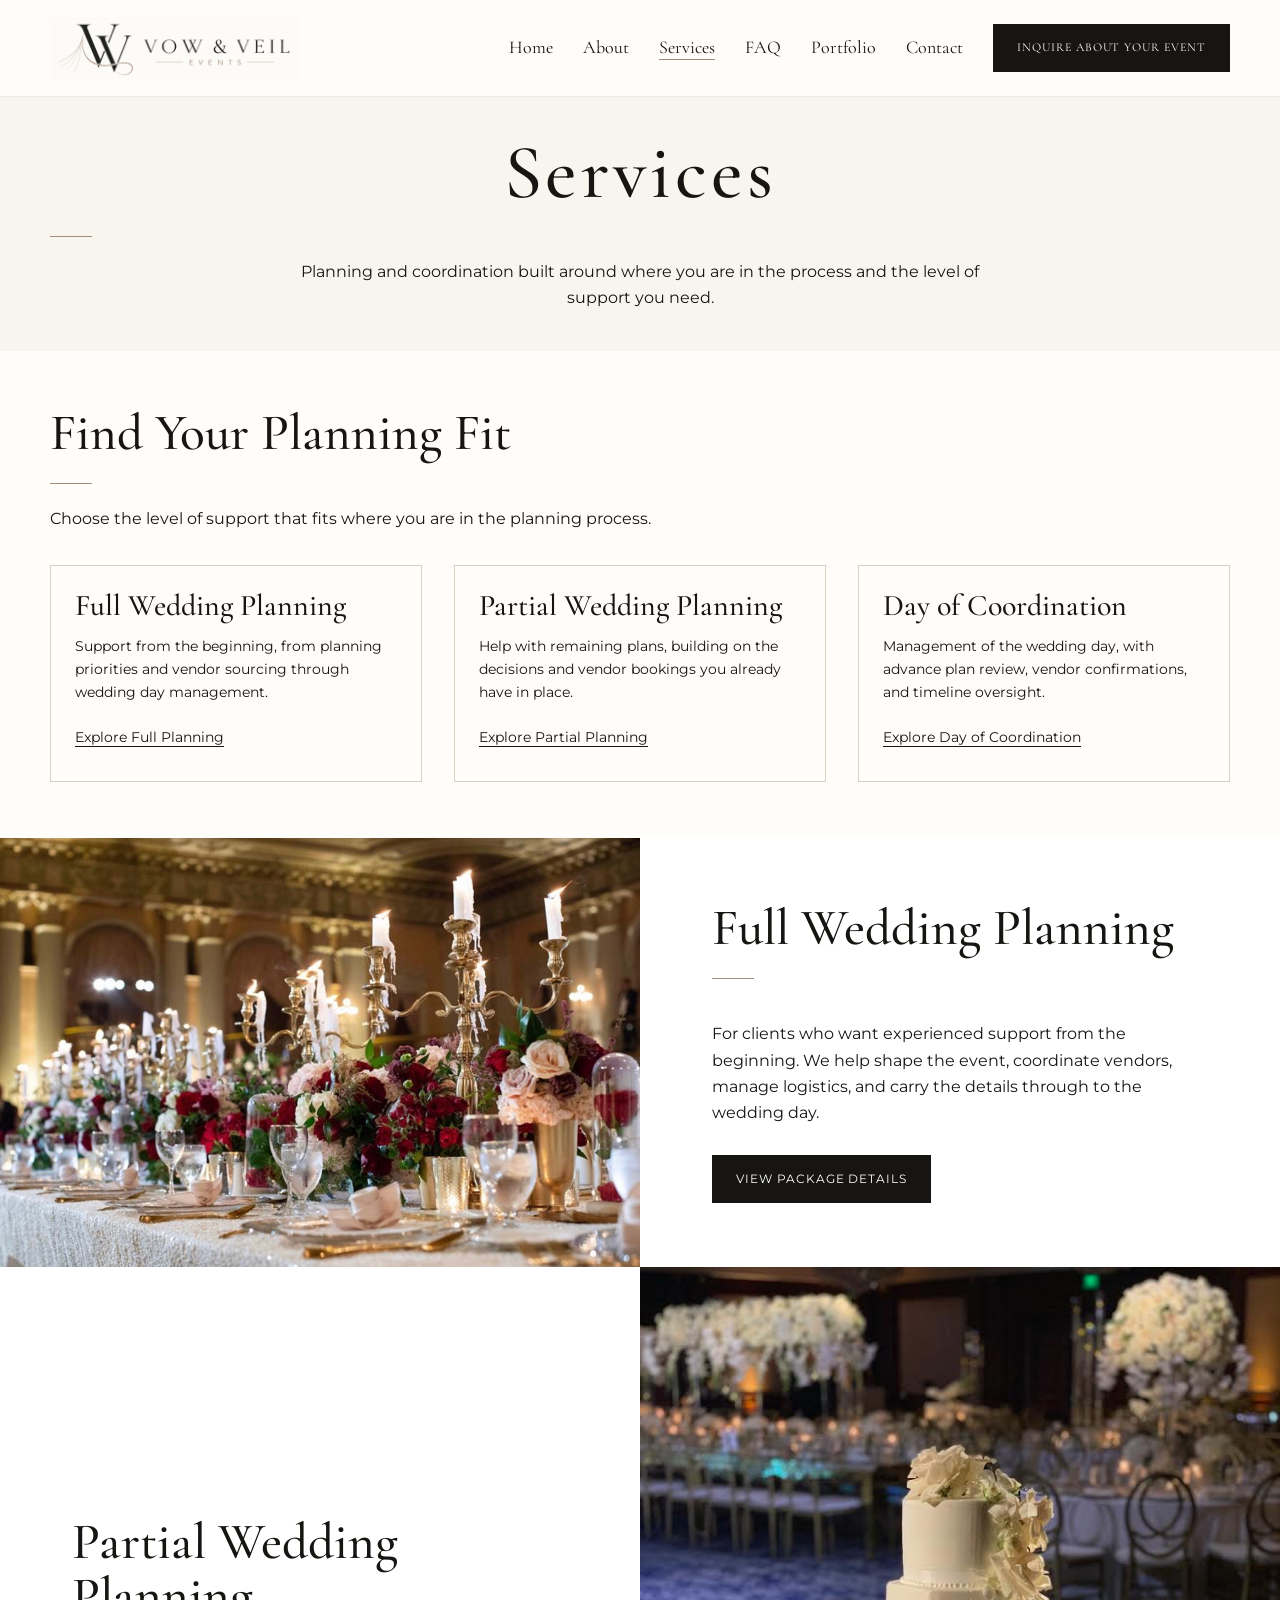
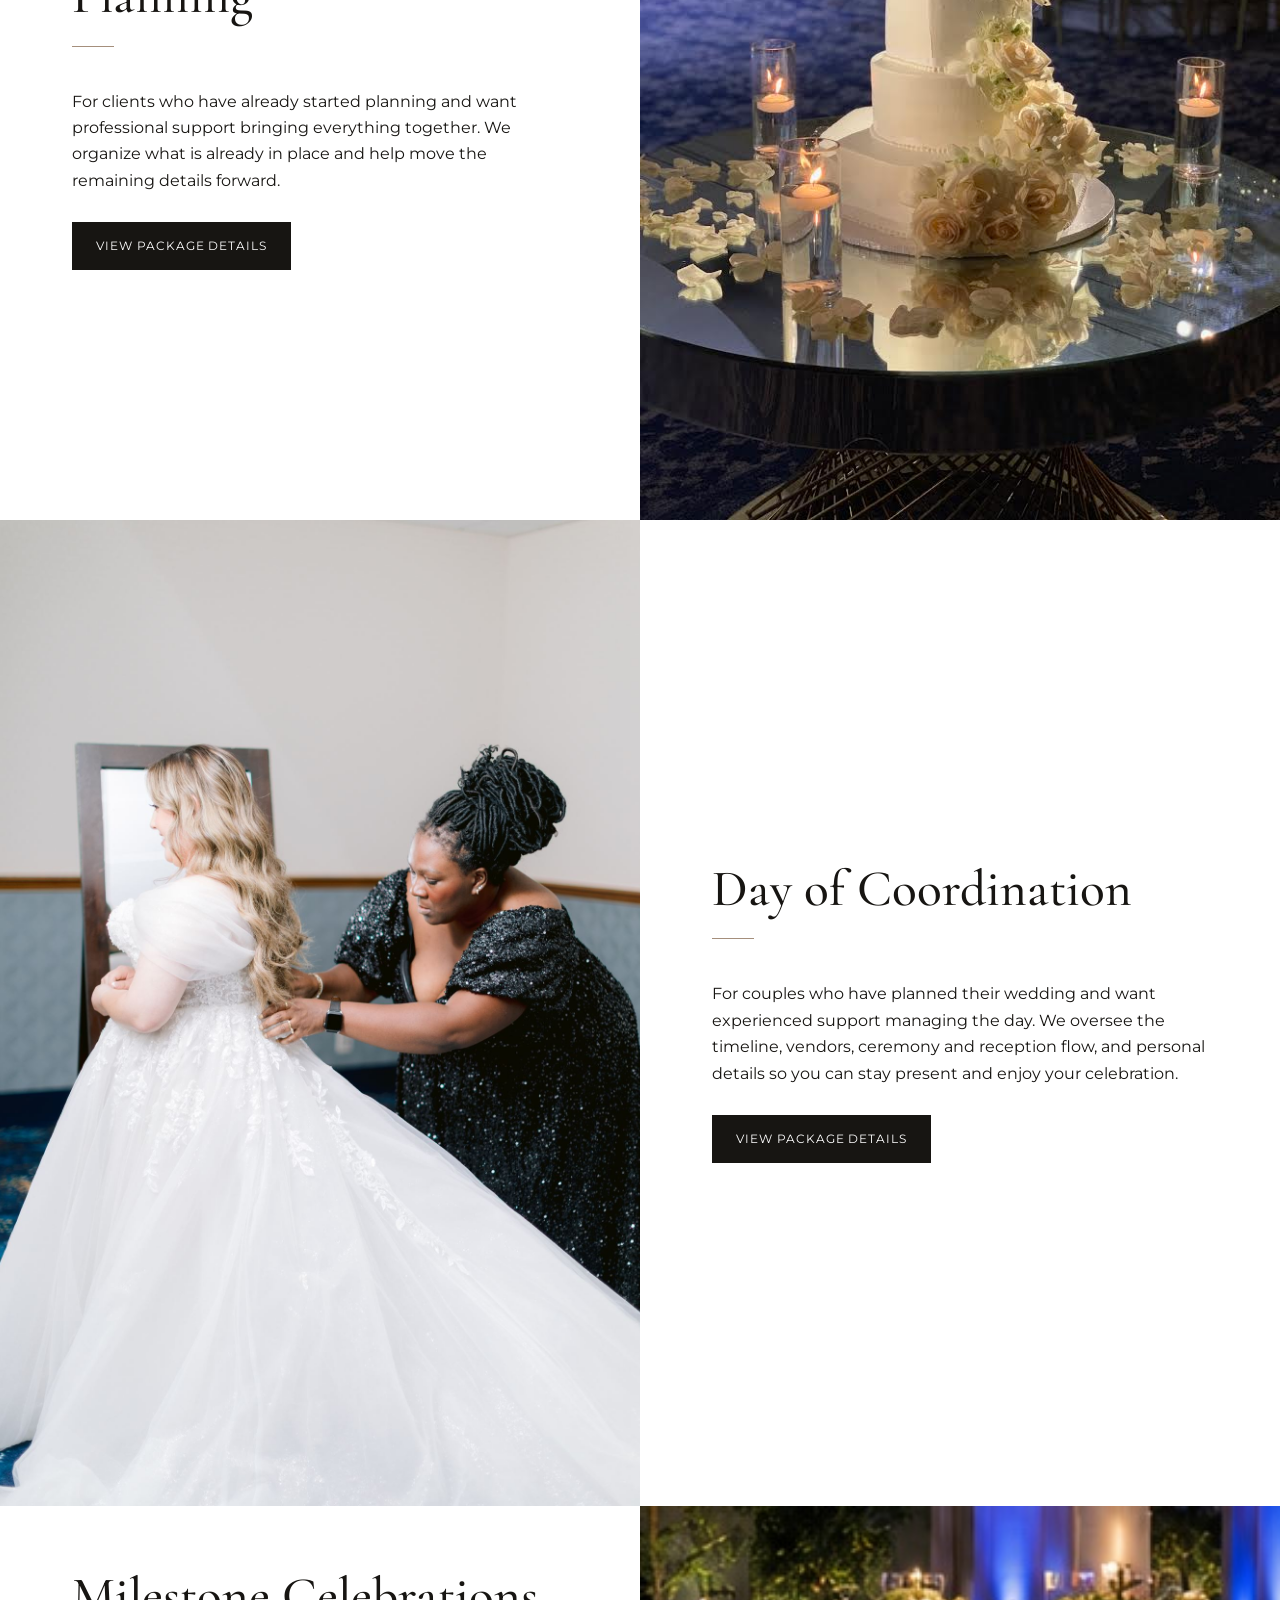
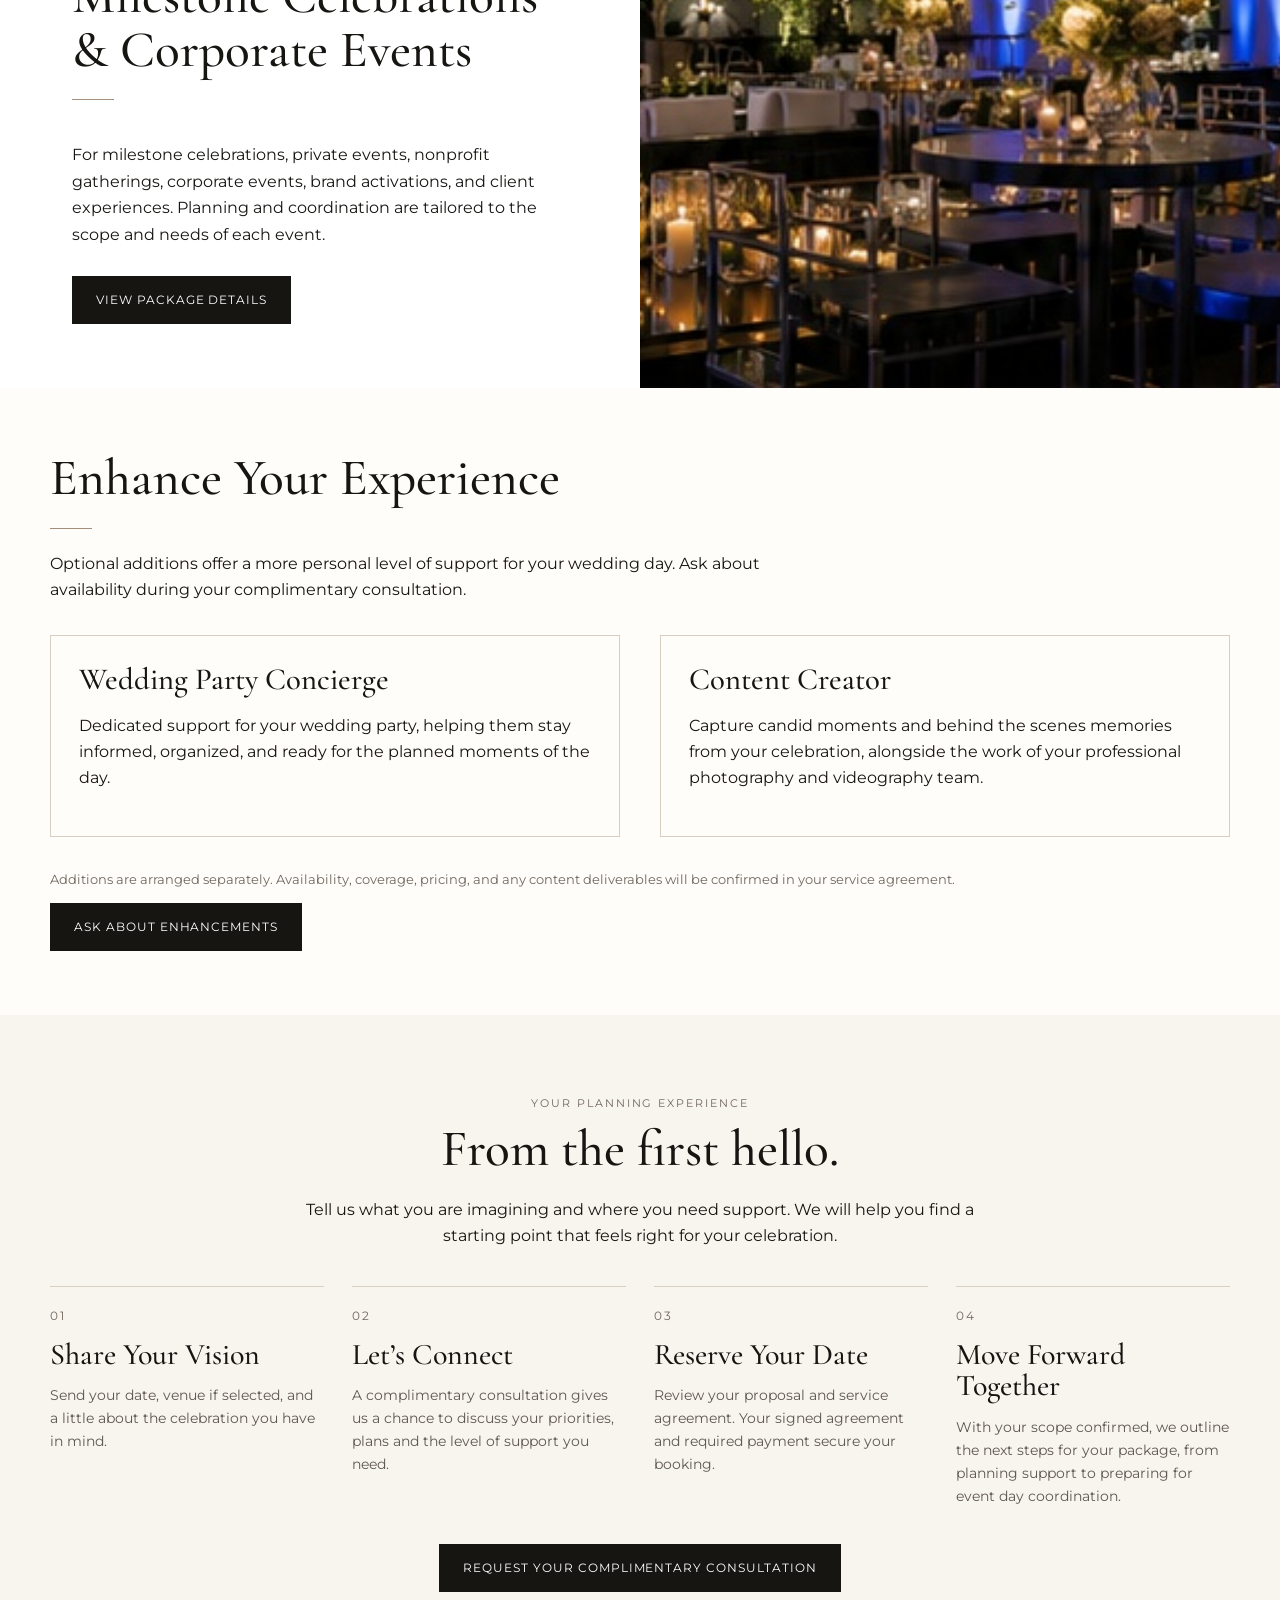
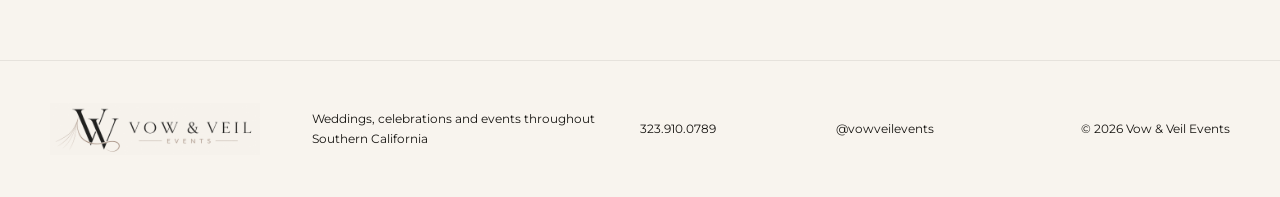
<file: services.html>
<!doctype html><html lang="en"><head><meta charset="utf-8"><meta name="viewport" content="width=device-width,initial-scale=1"><title>Wedding Planning Services | Orange County &amp; LA | Vow &amp; Veil</title><meta name="description" content="Explore full wedding planning, partial planning and day of coordination in Orange County, Los Angeles and Southern California with Vow &amp; Veil."><meta name="robots" content="index,follow"><link rel="canonical" href="https://vowandveilevents.com/services.html"><link rel="preconnect" href="https://fonts.googleapis.com"><link rel="preconnect" href="https://fonts.gstatic.com" crossorigin><link href="https://fonts.googleapis.com/css2?family=Cormorant+Garamond:ital,wght@0,400;0,500;0,600;1,500&family=Montserrat:wght@400;500;600&display=swap" rel="stylesheet"><link rel="stylesheet" href="styles.css">
<!-- VOWVEIL SOCIAL META START -->
<link rel="icon" type="image/png" href="favicon.png"><link rel="shortcut icon" href="favicon.ico"><link rel="apple-touch-icon" href="apple-touch-icon.png"><meta property="og:type" content="website"><meta property="og:locale" content="en_US"><meta property="og:site_name" content="Vow &amp; Veil Events"><meta property="og:title" content="Wedding Planning &amp; Day of Coordination | Vow &amp; Veil"><meta property="og:description" content="Full and partial wedding planning, day of coordination, milestone celebrations and corporate events throughout Southern California."><meta property="og:url" content="https://vowandveilevents.com/services.html"><meta property="og:image" content="https://vowandveilevents.com/social-preview.png"><meta property="og:image:width" content="1200"><meta property="og:image:height" content="630"><meta property="og:image:alt" content="Vow &amp; Veil Events"><meta name="twitter:card" content="summary_large_image"><meta name="twitter:title" content="Wedding Planning &amp; Day of Coordination | Vow &amp; Veil"><meta name="twitter:description" content="Full and partial wedding planning, day of coordination, milestone celebrations and corporate events throughout Southern California."><meta name="twitter:image" content="https://vowandveilevents.com/social-preview.png">
<!-- VOWVEIL SOCIAL META END -->
<style>.page-hero{padding:36px 0 40px}@media(max-width:900px){.page-hero{padding:32px 0 36px}}@media(max-width:560px){.page-hero{padding:28px 0 32px}}</style>
<style>.service-enhancements{padding:64px 0;background:var(--paper)}.enhancement-intro{max-width:720px}.enhancement-grid{display:grid;grid-template-columns:1fr 1fr;gap:40px;margin:32px 0}.enhancement-grid article{padding:28px;border:1px solid var(--line)}.enhancement-note{font-size:13px;color:#6f675f}@media(max-width:700px){.enhancement-grid{grid-template-columns:1fr;gap:20px}.service-enhancements{padding:44px 0}}</style><style>.package-comparison{padding:56px 0;background:var(--paper)}.comparison-grid{display:grid;grid-template-columns:repeat(3,1fr);gap:32px;margin-top:32px}.comparison-grid article{padding:24px;border:1px solid var(--line)}.comparison-grid h3{font-size:30px}.comparison-grid p{font-size:14px}.comparison-grid a{display:inline-block;font-size:14px;text-underline-offset:4px;padding:8px 0}@media(max-width:900px){.comparison-grid{grid-template-columns:1fr;gap:20px}}@media(max-width:560px){.package-comparison{padding:40px 0}}</style><style>
.planning-experience{padding:68px 0;background:var(--ivory)}
.planning-experience .planning-intro{max-width:680px;margin:20px auto 0}
.planning-steps{display:grid;grid-template-columns:repeat(4,minmax(0,1fr));gap:28px;list-style:none;padding:0;margin:36px 0;text-align:left;counter-reset:planning}
.planning-steps li{border-top:1px solid var(--line);padding-top:20px;counter-increment:planning}
.planning-steps li:before{content:"0" counter(planning);display:block;font:12px/1.5 Montserrat,Arial,sans-serif;color:#71685e;letter-spacing:.15em;margin-bottom:14px}
.planning-steps h3{font-size:30px}.planning-steps p{font-size:14px;color:#5f5851;margin:14px 0 0}
@media(max-width:900px){.planning-steps{grid-template-columns:repeat(2,minmax(0,1fr))}}
@media(max-width:560px){.planning-experience{padding:48px 0}.planning-steps{grid-template-columns:1fr;gap:24px}}
</style>
</head><body>
<header class="site-header"><div class="header-inner site-shell"><a class="logo" href="index.html"><img src="Logo.png" alt="Vow & Veil Events"></a><button class="menu-toggle" aria-expanded="false" aria-controls="site-nav">Menu</button><nav id="site-nav" class="site-nav"><a href="index.html">Home</a><a href="about.html">About</a><a href="services.html">Services</a><a href="faq.html">FAQ</a><a href="portfolio.html">Portfolio</a><a href="contact.html#inquiry-form">Contact</a><a class="nav-cta" href="contact.html#inquiry-form">Inquire About Your Event</a></nav></div></header>
<main><section class="page-hero"><div class="site-shell"><h1 class="page-title">Services</h1><div class="rule"></div><p>Planning and coordination built around where you are in the process and the level of support you need.</p></div></section><section class="package-comparison" aria-labelledby="comparison-heading"><div class="site-shell"><h2 id="comparison-heading">Find Your Planning Fit</h2><div class="rule"></div><p>Choose the level of support that fits where you are in the planning process.</p><div class="comparison-grid"><article><h3>Full Wedding Planning</h3><p>Support from the beginning, from planning priorities and vendor sourcing through wedding day management.</p><a href="full-wedding-planning.html">Explore Full Planning</a></article><article><h3>Partial Wedding Planning</h3><p>Help with remaining plans, building on the decisions and vendor bookings you already have in place.</p><a href="partial-wedding-planning.html">Explore Partial Planning</a></article><article><h3>Day of Coordination</h3><p>Management of the wedding day, with advance plan review, vendor confirmations, and timeline oversight.</p><a href="day-of-coordination.html">Explore Day of Coordination</a></article></div></div></section><section class="services-list"><article class="service-row"><div class="service-image"><img src="reception.jpg" alt="Elegant wedding reception table"></div><div class="service-copy"><h2>Full Wedding Planning</h2><div class="rule"></div><p>For clients who want experienced support from the beginning. We help shape the event, coordinate vendors, manage logistics, and carry the details through to the wedding day.</p><a class="button" href="full-wedding-planning.html" aria-label="View Full Wedding Planning package details">View Package Details</a></div></article><article class="service-row"><div class="service-image"><img src="wedding-cake.jpg" alt="White floral wedding cake"></div><div class="service-copy"><h2>Partial Wedding Planning</h2><div class="rule"></div><p>For clients who have already started planning and want professional support bringing everything together. We organize what is already in place and help move the remaining details forward.</p><a class="button" href="partial-wedding-planning.html" aria-label="View Partial Wedding Planning package details">View Package Details</a></div></article><article class="service-row"><figure class="service-image service-figure"><img src="erin-behind-scenes.jpg" alt="Erin assisting a bride with her wedding gown"><figcaption class="credit service-credit">Photography by White Rabbit Photo Boutique</figcaption></figure><div class="service-copy"><h2>Day of Coordination</h2><div class="rule"></div><p>For couples who have planned their wedding and want experienced support managing the day. We oversee the timeline, vendors, ceremony and reception flow, and personal details so you can stay present and enjoy your celebration.</p><a class="button" href="day-of-coordination.html" aria-label="View Day of Coordination package details">View Package Details</a></div></article><article class="service-row events"><div class="service-image"><img src="events-corporate.jpg" alt="Elegant evening event setup with tables, florals, and architectural lighting"></div><div class="service-copy"><h2>Milestone Celebrations &amp; Corporate Events</h2><div class="rule"></div><p>For milestone celebrations, private events, nonprofit gatherings, corporate events, brand activations, and client experiences. Planning and coordination are tailored to the scope and needs of each event.</p><a class="button" href="milestone-corporate-events.html" aria-label="View Milestone Celebrations &amp; Corporate Events package details">View Package Details</a></div></article></section><section class="service-enhancements" aria-labelledby="enhancements-heading"><div class="site-shell"><h2 id="enhancements-heading">Enhance Your Experience</h2><div class="rule"></div><p class="enhancement-intro">Optional additions offer a more personal level of support for your wedding day. Ask about availability during your complimentary consultation.</p><div class="enhancement-grid"><article><h3>Wedding Party Concierge</h3><p>Dedicated support for your wedding party, helping them stay informed, organized, and ready for the planned moments of the day.</p></article><article><h3>Content Creator</h3><p>Capture candid moments and behind the scenes memories from your celebration, alongside the work of your professional photography and videography team.</p></article></div><p class="enhancement-note">Additions are arranged separately. Availability, coverage, pricing, and any content deliverables will be confirmed in your service agreement.</p><a class="button" href="contact.html#inquiry-form">Ask About Enhancements</a></div></section><section class="planning-experience center" aria-labelledby="planning-experience-title"><div class="site-shell"><p class="eyebrow">Your Planning Experience</p><h2 id="planning-experience-title">From the first hello.</h2><p class="planning-intro">Tell us what you are imagining and where you need support. We will help you find a starting point that feels right for your celebration.</p><ol class="planning-steps">
<li><h3>Share Your Vision</h3><p>Send your date, venue if selected, and a little about the celebration you have in mind.</p></li>
<li><h3>Let’s Connect</h3><p>A complimentary consultation gives us a chance to discuss your priorities, plans and the level of support you need.</p></li>
<li><h3>Reserve Your Date</h3><p>Review your proposal and service agreement. Your signed agreement and required payment secure your booking.</p></li>
<li><h3>Move Forward Together</h3><p>With your scope confirmed, we outline the next steps for your package, from planning support to preparing for event day coordination.</p></li>
</ol><a class="button" href="contact.html#inquiry-form">Request Your Complimentary Consultation</a></div></section></main>
<footer class="site-footer"><div class="footer-inner site-shell"><a class="footer-logo" href="index.html"><img src="Logo.png" alt="Vow & Veil Events"></a><p>Weddings, celebrations and events throughout Southern California</p><a href="tel:+13239100789">323.910.0789</a><a href="https://www.instagram.com/vowveilevents/" target="_blank" rel="noopener">@vowveilevents</a><p class="copyright">© 2026 Vow &amp; Veil Events</p></div></footer><script src="script.js"></script></body></html>
</file>
<file: styles.css>
:root{
  --ivory:#f8f4ee;
  --cream:#efe8df;
  --paper:#fffdf9;
  --ink:#171512;
  --taupe:#a58f7c;
  --taupe-dark:#8d7765;
  --line:#d9cec2;
}

*{box-sizing:border-box}

html{scroll-behavior:smooth}

body{
  margin:0;
  background:var(--paper);
  color:var(--ink);
  font-family:Montserrat,Arial,sans-serif;
  line-height:1.65
}

img{max-width:100%;display:block}

a{color:inherit}

button,input,select,textarea{font:inherit}

.site-shell{
  width:min(1180px,calc(100% - 48px));
  margin:auto
}

/* HEADER */

.site-header{
  background:rgba(255,253,249,.97);
  border-bottom:1px solid rgba(23,21,18,.08);
  position:sticky;
  top:0;
  z-index:30;
  backdrop-filter:blur(8px)
}

.header-inner{
  min-height:96px;
  display:flex;
  align-items:center;
  justify-content:space-between;
  gap:30px
}

.logo img{
  width:250px;
  height:auto
}

.site-nav{
  display:flex;
  align-items:center;
  gap:30px;
  font-family:'Cormorant Garamond',Georgia,serif;
  font-size:18px
}

.site-nav a{text-decoration:none}

.site-nav a:hover{
  text-decoration:underline;
  text-underline-offset:5px
}

/* CTA BUTTONS */

.nav-cta,
.button{
  display:inline-block;
  background:var(--ink);
  color:white;
  text-decoration:none;
  padding:14px 24px;
  letter-spacing:.08em;
  text-transform:uppercase;
  font-size:12px;
  border:0
}

.button.dark{
  background:var(--ink)
}

.nav-cta:hover,
.button:hover,
.poster-link:hover{
  background:#000;
  text-decoration:none
}

/* MOBILE MENU */

.menu-toggle{
  display:none;
  position:relative;
  width:44px;
  height:44px;
  padding:0;
  background:transparent;
  border:0;
  color:var(--ink);
  font-size:0;
  cursor:pointer
}

.menu-toggle::before,
.menu-toggle::after{
  content:'';
  position:absolute;
  left:10px;
  width:24px;
  height:2px;
  background:currentColor;
  transition:transform .2s ease,top .2s ease,box-shadow .2s ease
}

.menu-toggle::before{
  top:13px;
  box-shadow:0 8px 0 currentColor,0 16px 0 currentColor
}

.menu-toggle::after{
  top:21px;
  opacity:0
}

.menu-toggle[aria-expanded='true']::before{
  top:21px;
  box-shadow:none;
  transform:rotate(45deg)
}

.menu-toggle[aria-expanded='true']::after{
  top:21px;
  opacity:1;
  transform:rotate(-45deg)
}

/* TYPOGRAPHY */

h1,h2,h3{
  font-family:'Cormorant Garamond',Georgia,serif;
  font-weight:500;
  line-height:1.05;
  margin:0
}

h1{
  font-size:clamp(52px,6vw,88px)
}

h2{
  font-size:clamp(38px,4vw,58px)
}

h3{
  font-size:clamp(27px,2.4vw,36px)
}

.eyebrow{
  font-size:11px;
  letter-spacing:.18em;
  text-transform:uppercase;
  color:#71685e
}

.section{
  padding:100px 0
}

.center{
  text-align:center
}

.muted{
  color:#6f675f
}

.rule{
  width:42px;
  height:1px;
  background:var(--taupe);
  margin:22px 0
}

.center .rule{
  margin:22px auto
}

/* HOME */

.home-poster{
  position:relative;
  background:#ddd;
  overflow:hidden
}

.home-poster img{
  width:100%;
  height:auto
}

.home-poster .poster-link{
  position:absolute;
  left:48.6%;
  top:76.6%;
  transform:translate(-50%,-50%);
  width:21.5%;
  height:12.8%;
  min-width:0;
  min-height:0;
  display:flex;
  align-items:center;
  justify-content:center;
  background:var(--ink);
  color:#fff;
  text-decoration:none;
  padding:0 1rem;
  letter-spacing:.08em;
  text-transform:uppercase;
  font-size:clamp(10px,1vw,13px);
  border:0;
  box-shadow:none
}

.home-copy{
  padding:82px 0 35px;
  background:var(--paper)
}

.home-copy p{
  max-width:720px;
  margin:22px auto 0;
  font-size:16px
}

.home-services{
  padding:48px 0 88px;
  background:var(--paper)
}

.service-preview-grid{
  display:grid;
  grid-template-columns:repeat(4,1fr);
  gap:0;
  margin-top:36px
}

.service-preview{
  padding:0 28px;
  border-right:1px solid var(--line)
}

.service-preview:last-child{
  border-right:0
}

.service-preview p{
  font-size:14px;
  color:#5f5851
}

.home-cta-poster{
  position:relative;
  overflow:hidden;
  background:#291d14
}

.home-cta-poster img{
  width:100%;
  height:auto
}

.home-cta-poster .poster-link{
  position:absolute;
  left:49.2%;
  top:89.5%;
  transform:translate(-50%,-50%);
  width:20%;
  height:18%;
  min-width:0;
  min-height:0;
  display:flex;
  align-items:center;
  justify-content:center;
  background:var(--ink);
  color:#fff;
  text-decoration:none;
  padding:0 1rem;
  letter-spacing:.08em;
  text-transform:uppercase;
  font-size:clamp(10px,1vw,13px);
  border:0;
  box-shadow:none
}

/* INTERNAL HERO */

.page-hero{
  padding:88px 0;
  background:var(--ivory);
  text-align:center
}

.page-hero p{
  max-width:700px;
  margin:18px auto 0
}

.page-title{
  letter-spacing:.05em
}

/* ABOUT */

.about-grid{
  display:grid;
  grid-template-columns:.8fr 1.2fr;
  gap:72px;
  align-items:center
}

.about-grid.reverse{
  grid-template-columns:1.05fr .95fr
}

.about-photo img{
  width:100%;
  height:620px;
  object-fit:cover
}

.about-photo.contain img{
  object-fit:contain;
  background:#f4f0eb
}

.credit{
  font-size:11px;
  color:#80756b;
  margin-top:8px
}

.about-copy p{
  margin:20px 0 0
}

.experience-block{
  max-width:790px;
  margin:auto;
  text-align:center
}

.experience-block p{
  margin-top:20px
}

/* SERVICES */

.services-list{
  display:grid;
  gap:0
}

.service-row{
  display:grid;
  grid-template-columns:1fr 1fr;
  min-height:410px
}

.service-row:nth-child(even) .service-image{
  order:2
}

.service-row:nth-child(even) .service-copy{
  order:1
}

.service-image img{
  width:100%;
  height:100%;
  object-fit:cover
}

.service-copy{
  padding:64px 72px;
  display:flex;
  flex-direction:column;
  justify-content:center;
  background:#fff
}

.service-copy p{
  max-width:500px;
  margin:20px 0 28px
}

.service-copy .button{
  align-self:flex-start
}

.service-row.events .service-image{
  background:linear-gradient(135deg,#e9ded2,#f8f4ee)
}

.when-day{
  padding:90px 0;
  text-align:center;
  background:var(--ivory)
}

.when-day p{
  max-width:700px;
  margin:22px auto 0
}

.service-figure{
  margin:0
}

.service-credit{
  text-align:center
}

.footer-logo img{
  mix-blend-mode:multiply
}

/* FAQ */

.faq-hero{
  padding:90px 0;
  background:linear-gradient(90deg,#f5eee7,#fbf8f4)
}

.faq-wrap{
  width:min(760px,calc(100% - 48px));
  margin:auto
}

.faq-list{
  padding:70px 0
}

.faq-list details{
  border-bottom:1px solid var(--line);
  padding:0
}

.faq-list summary{
  cursor:pointer;
  list-style:none;
  font-family:'Cormorant Garamond',Georgia,serif;
  font-size:25px;
  padding:22px 42px 22px 0;
  position:relative
}

.faq-list summary::-webkit-details-marker{
  display:none
}

.faq-list summary:after{
  content:'+';
  position:absolute;
  right:4px;
  color:var(--taupe)
}

.faq-list details[open] summary:after{
  content:'−'
}

.faq-list details p{
  padding:0 40px 24px 0;
  margin:0;
  color:#5d554d
}

.faq-bottom{
  display:grid;
  grid-template-columns:1fr 1fr;
  align-items:center;
  background:var(--ivory)
}

.faq-bottom .copy{
  padding:70px 8vw
}

.faq-bottom img{
  width:100%;
  height:360px;
  object-fit:cover
}

/* CONTACT */

.contact-hero{
  display:grid;
  grid-template-columns:1fr 1fr;
  align-items:stretch;
  background:var(--ivory)
}

.contact-hero .copy{
  padding:80px max(48px,calc((100vw - 1180px)/2)) 80px
}

.contact-hero img{
  width:100%;
  height:100%;
  min-height:380px;
  object-fit:cover
}

.contact-layout{
  display:grid;
  grid-template-columns:1.45fr .55fr;
  gap:72px;
  padding:80px 0
}

.form-grid{
  display:grid;
  grid-template-columns:1fr 1fr;
  gap:22px 28px
}

.field.full{
  grid-column:1/-1
}

.field label{
  display:block;
  font-size:11px;
  letter-spacing:.11em;
  text-transform:uppercase;
  margin-bottom:8px
}

.field input,
.field select,
.field textarea{
  width:100%;
  border:1px solid var(--line);
  background:white;
  padding:13px 14px
}

.field textarea{
  min-height:150px;
  resize:vertical
}

.options{
  display:grid;
  grid-template-columns:1fr 1fr;
  gap:8px 22px
}

.options label{
  font-size:14px;
  text-transform:none;
  letter-spacing:0
}

.contact-side{
  border-left:1px solid var(--line);
  padding-left:55px;
  display:flex;
  flex-direction:column;
  justify-content:center
}

.contact-side p{
  margin:12px 0
}

/* FOOTER */

.site-footer{
  background:var(--ivory);
  border-top:1px solid rgba(23,21,18,.08);
  padding:42px 0
}

.footer-inner{
  display:grid;
  grid-template-columns:1.4fr 1.8fr 1fr 1.2fr 1fr;
  gap:30px;
  align-items:center
}

.footer-logo img{
  width:210px
}

.footer-inner p,
.footer-inner a{
  font-size:12px;
  text-decoration:none;
  margin:0
}

.copyright{
  text-align:right
}

/* TABLET */

@media(max-width:900px){

  .site-shell{
    width:min(100% - 32px,1180px)
  }

  .header-inner{
    min-height:78px
  }

  .logo img{
    width:190px
  }

  .menu-toggle{
    display:block;
    flex:0 0 44px
  }

  .site-nav{
    display:none;
    position:absolute;
    left:0;
    right:0;
    top:78px;
    background:var(--paper);
    padding:28px 24px 34px;
    flex-direction:column;
    align-items:center;
    gap:22px;
    border-bottom:1px solid var(--line);
    box-shadow:0 12px 24px rgba(23,21,18,.08)
  }

  .site-nav.open{
    display:flex
  }

  .site-nav a{
    font-size:23px
  }

  .site-nav .nav-cta{
    font-family:Montserrat,Arial,sans-serif;
    font-size:12px;
    margin-top:6px;
    padding:14px 24px
  }

  .service-preview-grid{
    grid-template-columns:1fr 1fr;
    gap:34px
  }

  .service-preview{
    border-right:0;
    padding:0 12px
  }

  .about-grid,
  .about-grid.reverse,
  .service-row,
  .contact-hero,
  .contact-layout,
  .faq-bottom{
    grid-template-columns:1fr
  }

  .about-photo img{
    height:auto;
    max-height:none
  }

  .service-row:nth-child(even) .service-image,
  .service-row:nth-child(even) .service-copy{
    order:initial
  }

  .service-image img{
    height:360px
  }

  .service-copy{
    padding:46px 24px
  }

  .contact-hero .copy{
    padding:60px 24px
  }

  .contact-side{
    border-left:0;
    border-top:1px solid var(--line);
    padding:35px 0 0
  }

  .footer-inner{
    grid-template-columns:1fr 1fr;
    text-align:left
  }

  .copyright{
    text-align:left
  }
}

/* ORIGINAL MOBILE RULES */

@media(max-width:560px){

  .section{
    padding:72px 0
  }

  .service-preview-grid,
  .form-grid,
  .options,
  .footer-inner{
    grid-template-columns:1fr
  }

  .field.full{
    grid-column:auto
  }

  .home-copy{
    padding-top:58px
  }

  .home-services{
    padding-bottom:60px
  }

  .page-hero{
    padding:60px 0
  }

  .faq-wrap{
    width:calc(100% - 32px)
  }

  .faq-list summary{
    font-size:21px
  }

  .footer-logo img{
    width:180px
  }

  .home-poster img,
  .home-cta-poster img{
    width:100%;
    height:auto;
    min-height:0;
    object-fit:contain
  }

  .home-poster .poster-link,
  .home-cta-poster .poster-link{
    font-size:clamp(8px,2.4vw,11px);
    padding:0 .5rem
  }
}

.site-header .logo img{
  mix-blend-mode:multiply
}

@media(max-width:560px){

  .home-poster .poster-link{
    left:50%;
    top:76.4%;
    width:32%;
    height:13.5%;
    white-space:nowrap;
    font-size:11px;
    padding:0 .5rem
  }

  .home-cta-poster .poster-link{
    left:50%;
    top:87.3%;
    width:34%;
    height:22%;
    white-space:nowrap;
    font-size:11px;
    padding:0 .5rem
  }
}

/* ==============================
   MOBILE POLISH
   ============================== */

@media (max-width: 560px) {

  /* GLOBAL */

  body {
    font-size: 15px;
    line-height: 1.6;
    overflow-x: hidden;
  }

  .site-shell {
    width: calc(100% - 40px);
  }

  .section {
    padding: 60px 0;
  }

  h1 {
    font-size: clamp(42px, 12vw, 56px);
    line-height: 1;
  }

  h2 {
    font-size: clamp(34px, 9vw, 44px);
    line-height: 1.05;
  }

  h3 {
    font-size: 28px;
    line-height: 1.08;
  }

  p {
    margin-top: 16px;
  }

  /* HEADER */

  .header-inner {
    min-height: 76px;
  }

  .logo img {
    width: 185px;
  }

  .menu-toggle {
    width: 42px;
    height: 42px;
  }

  .site-nav {
    top: 76px;
    padding: 28px 20px 32px;
  }

  /* HOME */

  .home-copy {
    padding: 52px 0 28px;
  }

  .home-copy p {
    font-size: 15px;
    line-height: 1.7;
    max-width: 100%;
  }

  .home-services {
    padding: 38px 0 58px;
  }

  .service-preview-grid {
    grid-template-columns: 1fr;
    gap: 0;
    margin-top: 28px;
  }

  .service-preview {
    padding: 28px 0;
    border-right: 0;
    border-bottom: 1px solid var(--line);
  }

  .service-preview:first-child {
    padding-top: 10px;
  }

  .service-preview:last-child {
    border-bottom: 0;
  }

  .service-preview p {
    font-size: 14px;
    margin-bottom: 0;
  }

  /* INTERNAL PAGE HERO */

  .page-hero,
  .faq-hero {
    padding: 54px 0;
  }

  .page-hero p {
    padding: 0 8px;
  }

  /* ABOUT */

  .about-grid,
  .about-grid.reverse {
    gap: 34px;
  }

  .about-photo img {
    width: 100%;
    height: auto;
  }

  .about-copy {
    padding: 0;
  }

  .about-copy p {
    margin-top: 16px;
  }

  .experience-block {
    padding: 0 4px;
  }

  /* SERVICES */

  .service-row {
    min-height: 0;
  }

  .service-image img {
    height: auto;
    aspect-ratio: 4 / 3;
    object-fit: cover;
  }

  .service-copy {
    padding: 42px 20px 46px;
  }

  .service-copy p {
    margin: 16px 0 24px;
  }

  .service-copy .button {
    width: 100%;
    text-align: center;
  }

  .when-day {
    padding: 60px 20px;
  }

  /* FAQ */

  .faq-wrap {
    width: calc(100% - 40px);
  }

  .faq-list {
    padding: 46px 0;
  }

  .faq-list summary {
    font-size: 21px;
    line-height: 1.2;
    padding: 20px 34px 20px 0;
  }

  .faq-list details p {
    padding: 0 8px 22px 0;
    line-height: 1.65;
  }

  .faq-bottom .copy {
    padding: 48px 20px;
  }

  .faq-bottom img {
    height: auto;
    aspect-ratio: 4 / 3;
  }

  /* CONTACT */

  .contact-hero .copy {
    padding: 52px 20px;
  }

  .contact-hero img {
    min-height: 0;
    height: auto;
    aspect-ratio: 4 / 3;
  }

  .contact-layout {
    gap: 44px;
    padding: 54px 0;
  }

  .form-grid,
  .options {
    grid-template-columns: 1fr;
  }

  .field input,
  .field select,
  .field textarea {
    font-size: 16px;
    padding: 14px;
  }

  .contact-side {
    padding: 32px 0 0;
  }

  /* BUTTONS */

  .button {
    padding: 15px 22px;
  }

  /* FOOTER */

  .site-footer {
    padding: 42px 0 32px;
  }

  .footer-inner {
    grid-template-columns: 1fr;
    gap: 18px;
    align-items: start;
  }

  .footer-logo {
    margin-bottom: 8px;
  }

  .footer-logo img {
    width: 195px;
  }

  .footer-inner p,
  .footer-inner a {
    font-size: 14px;
    line-height: 1.5;
  }

  .copyright {
    text-align: left;
    margin-top: 12px;
  }
}


/* Accessible inquiry choices and direct package links. */
fieldset.field{min-width:0;margin:0;padding:0;border:0}
.field legend{padding:0;margin-bottom:8px;font-size:11px;font-weight:500;letter-spacing:.11em;text-transform:uppercase}
.options label{display:flex;align-items:flex-start;gap:10px;min-height:44px;padding:8px 0;cursor:pointer}
.options input[type="radio"]{width:18px;height:18px;flex:0 0 18px;margin:3px 0 0;padding:0;accent-color:var(--ink)}
#inquiry-form{scroll-margin-top:128px}
:focus-visible{outline:2px solid var(--taupe-dark);outline-offset:4px}
</file>
